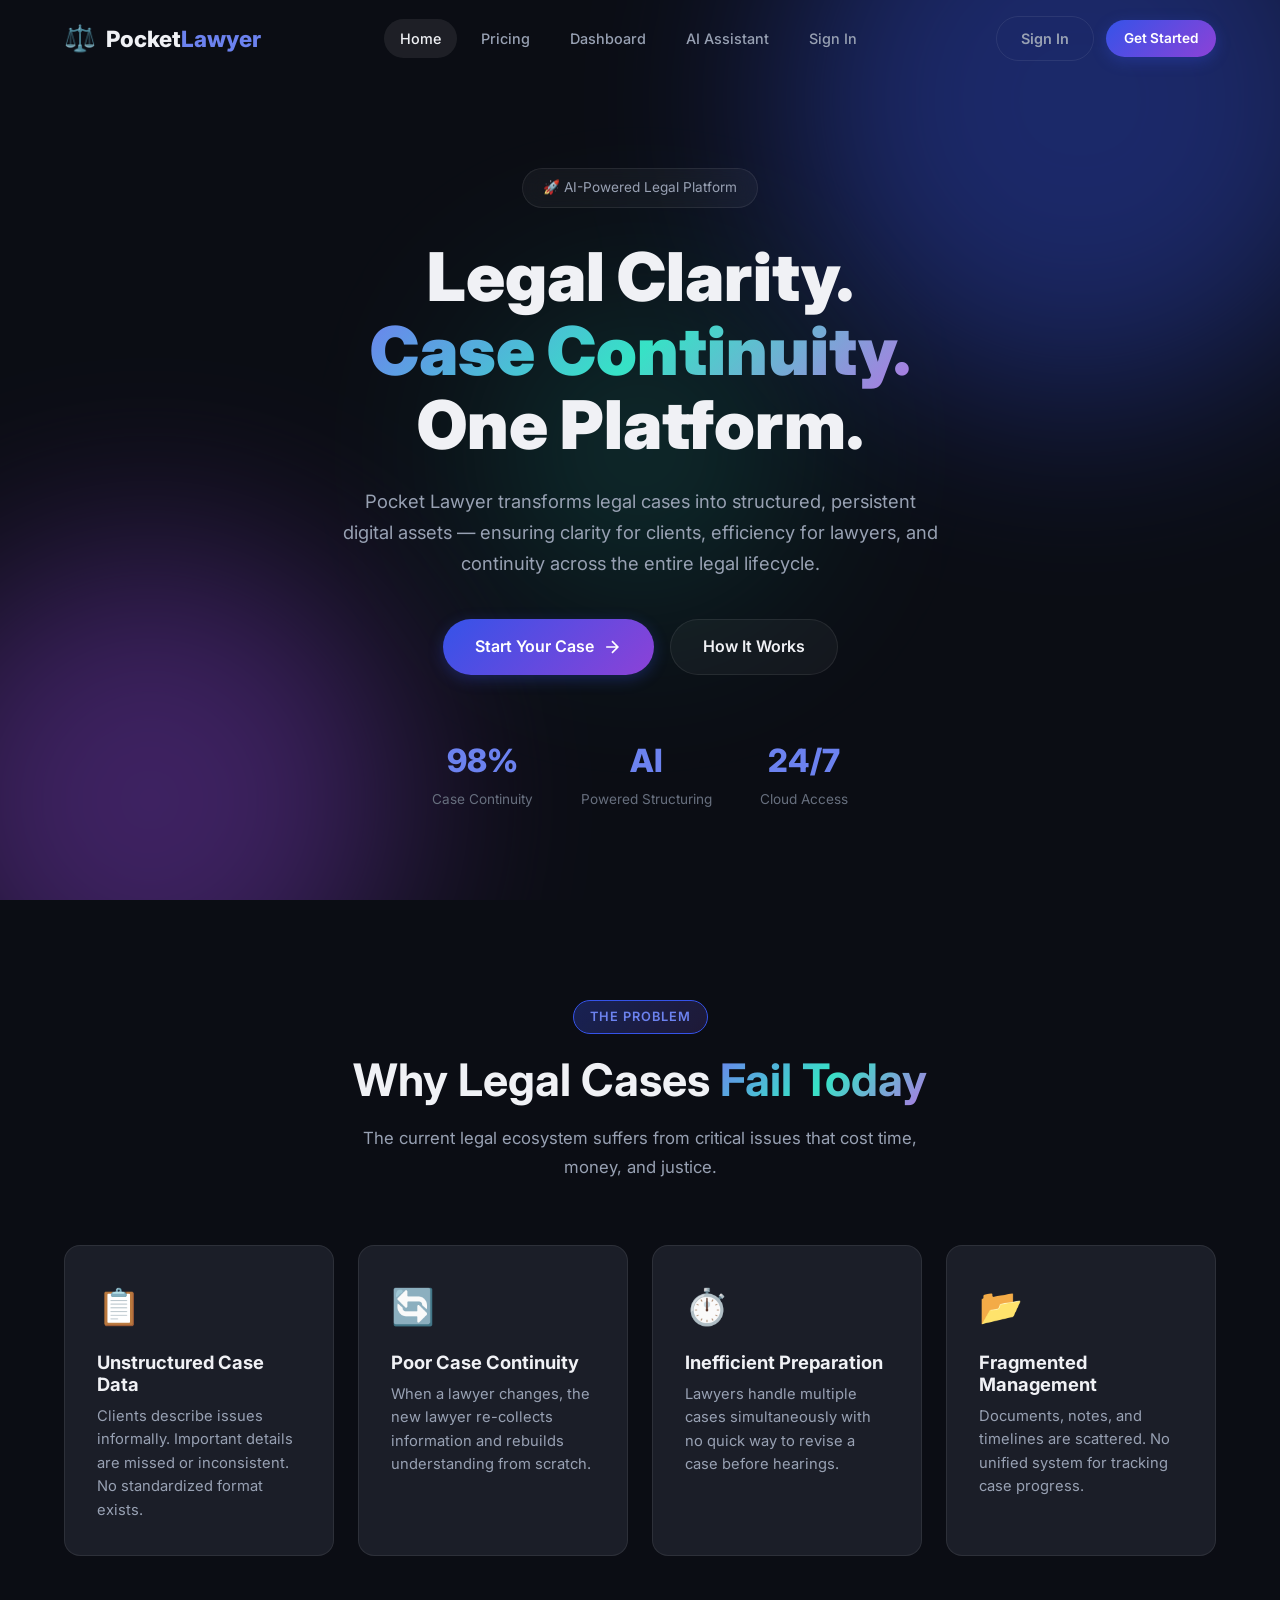
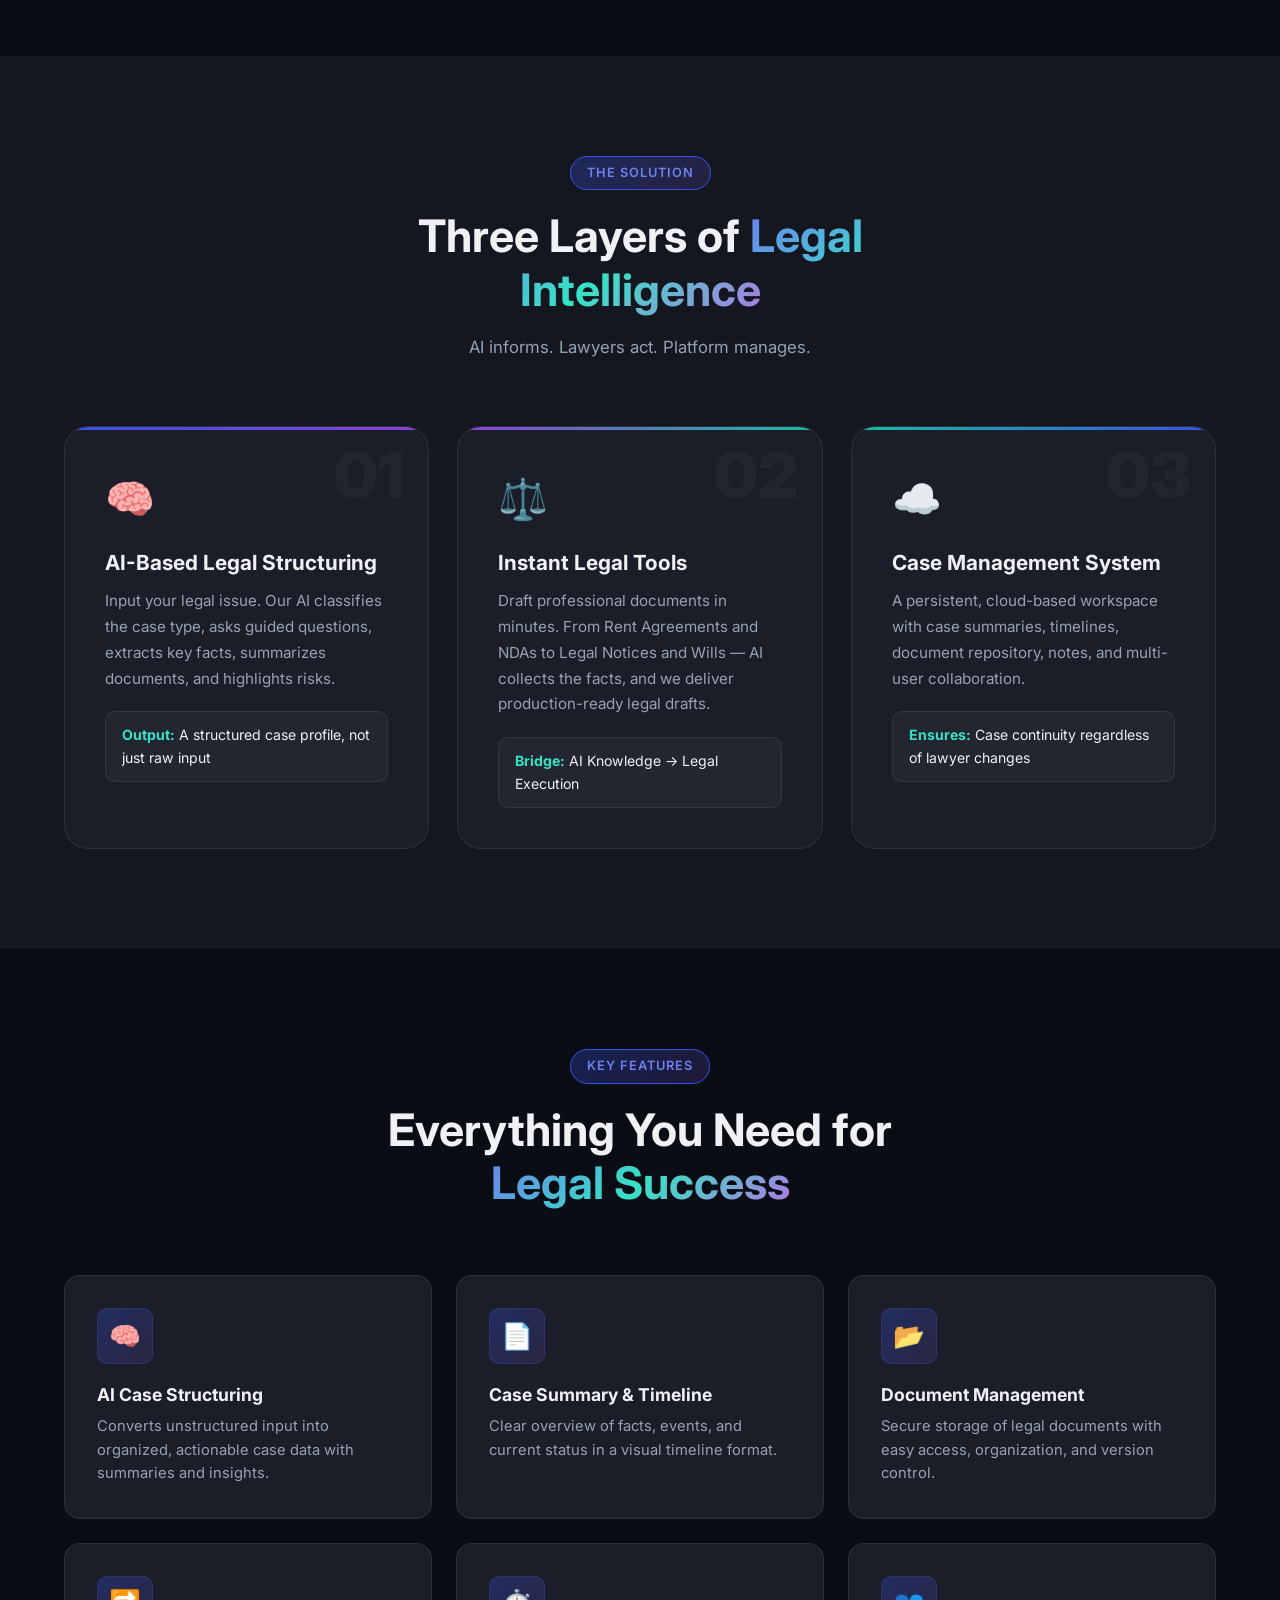
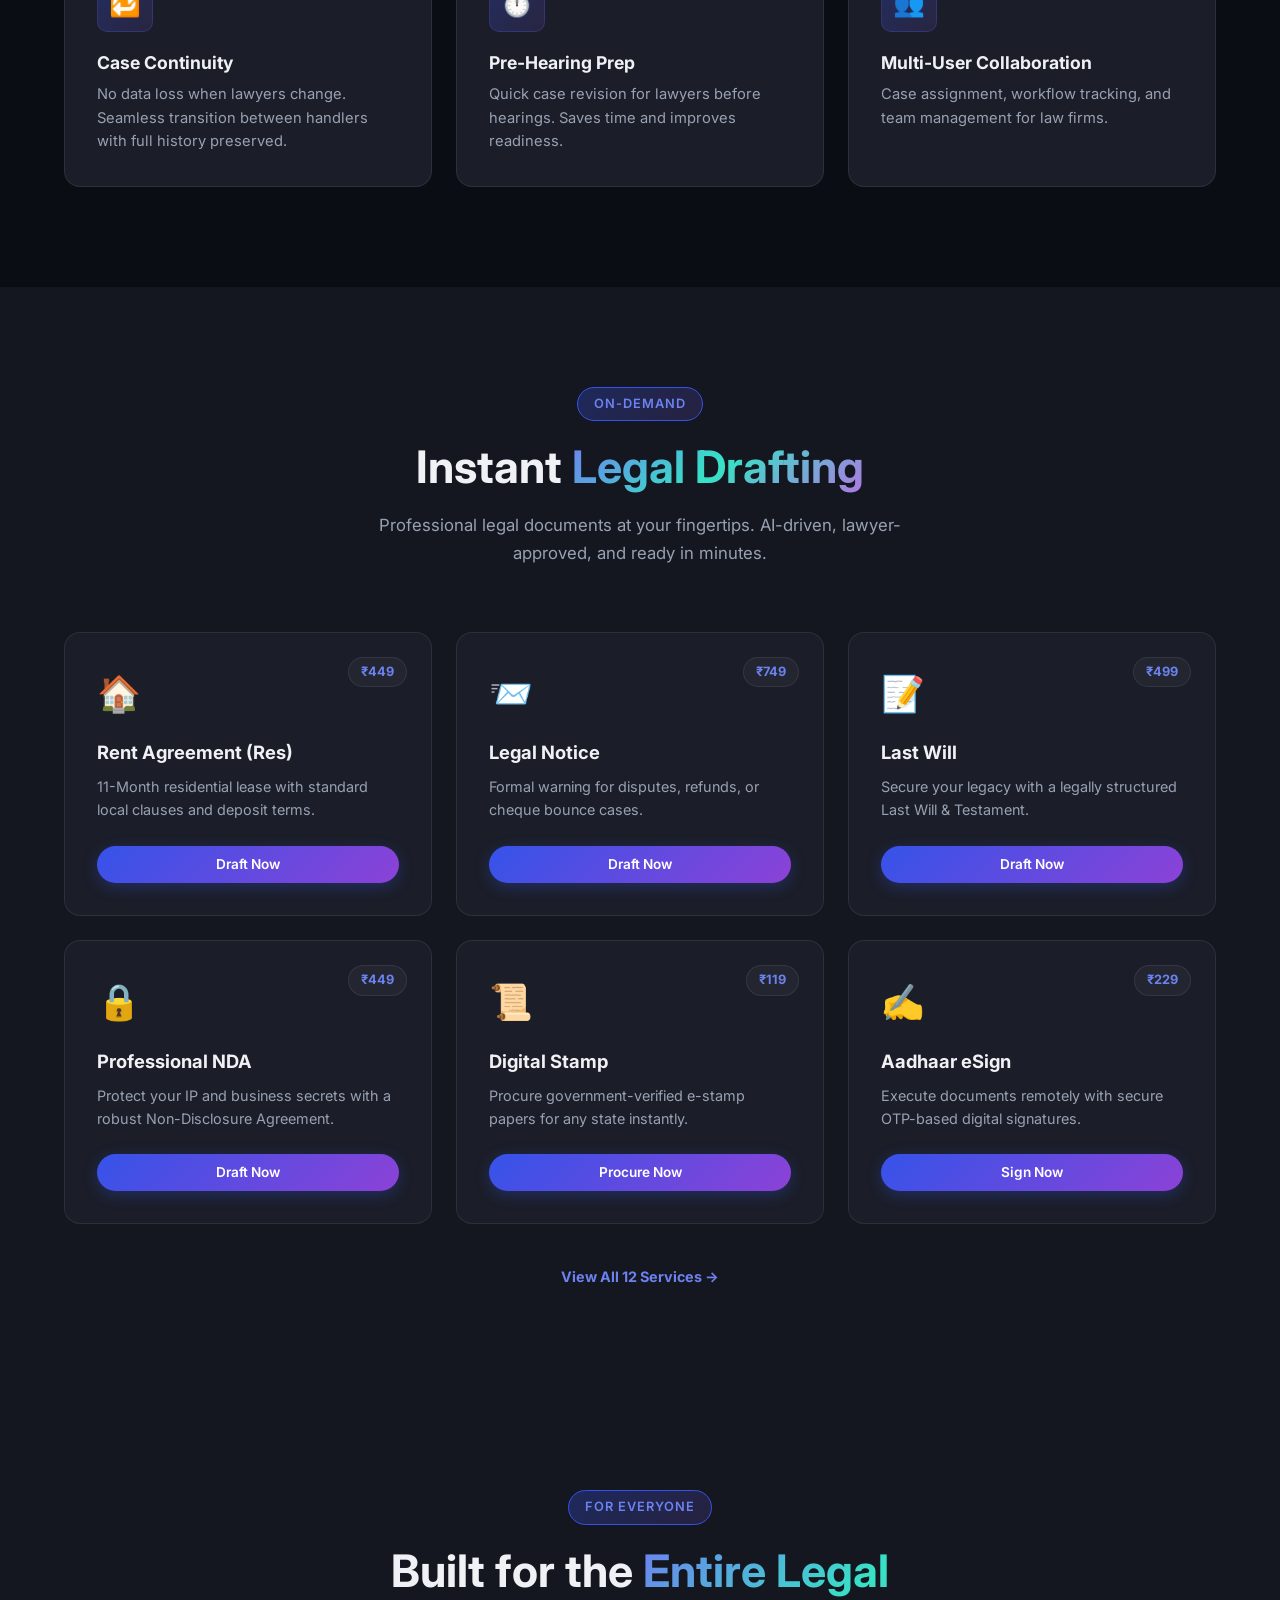
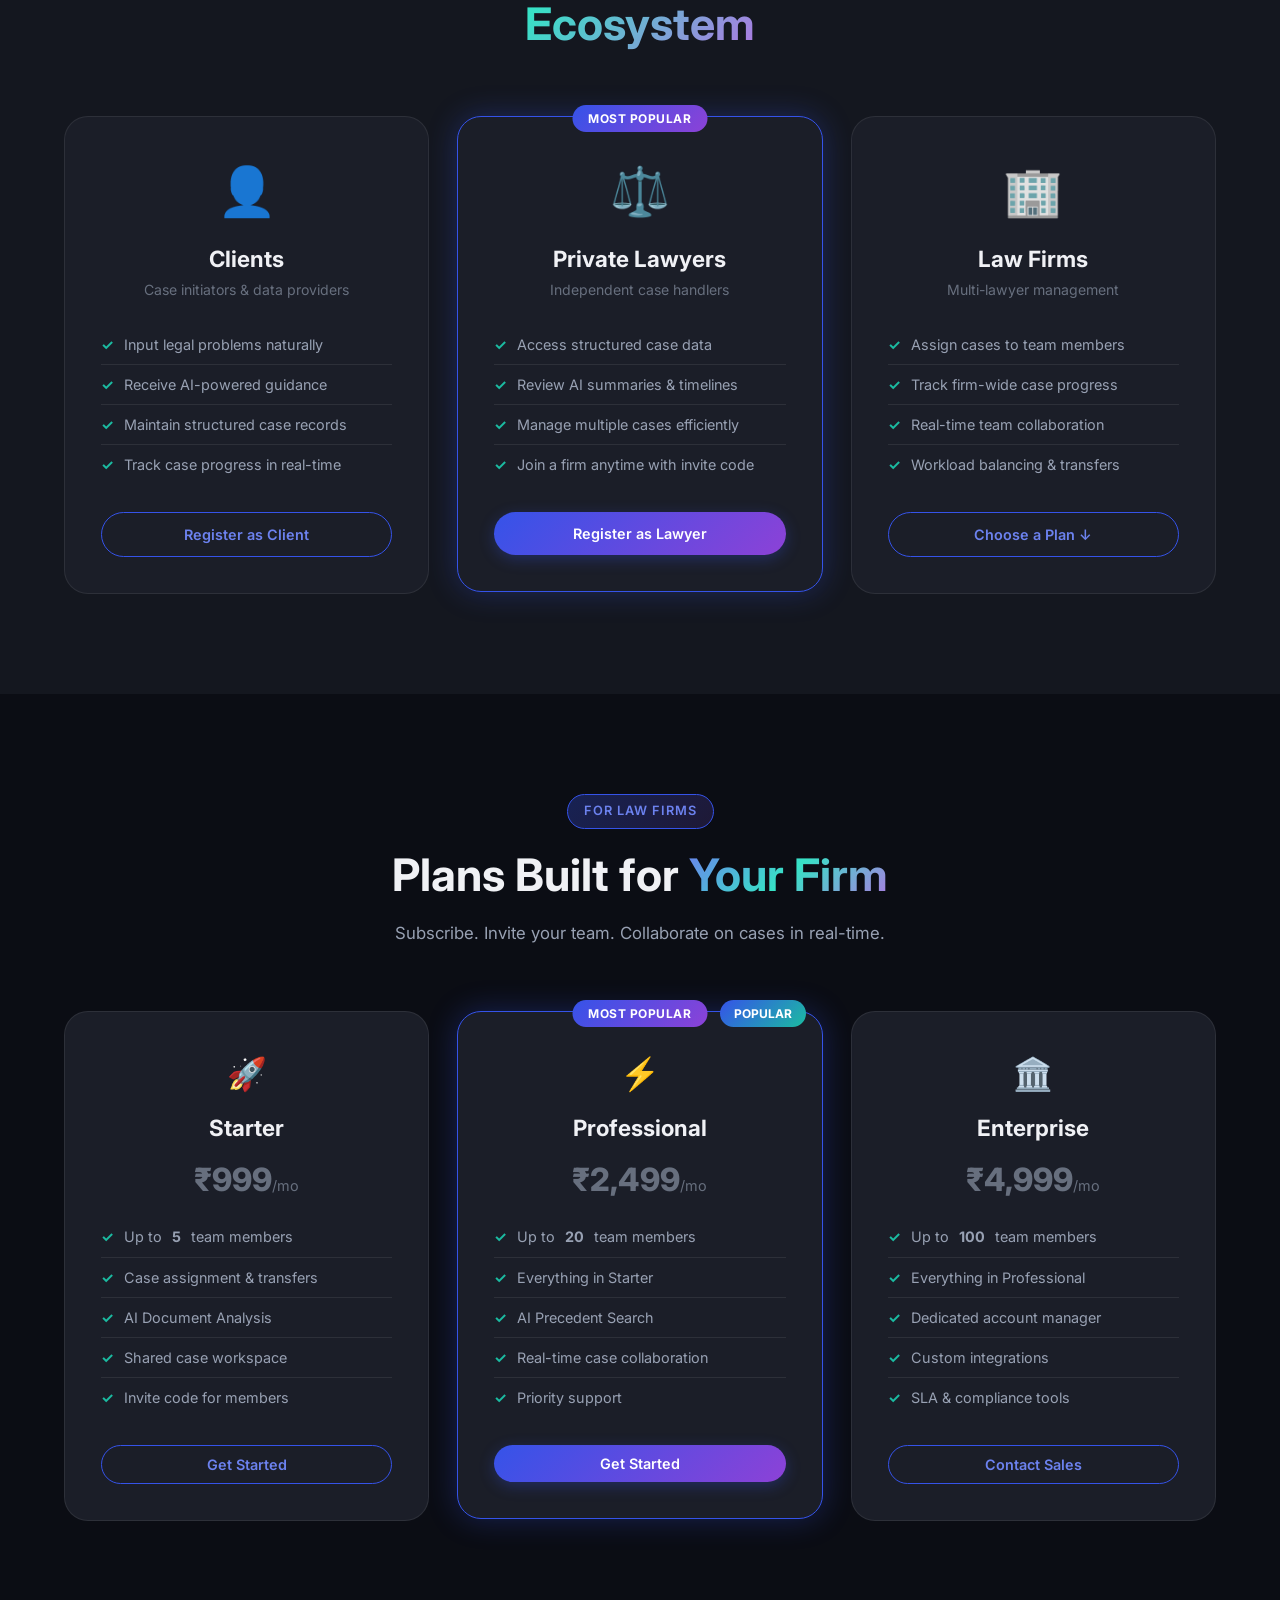
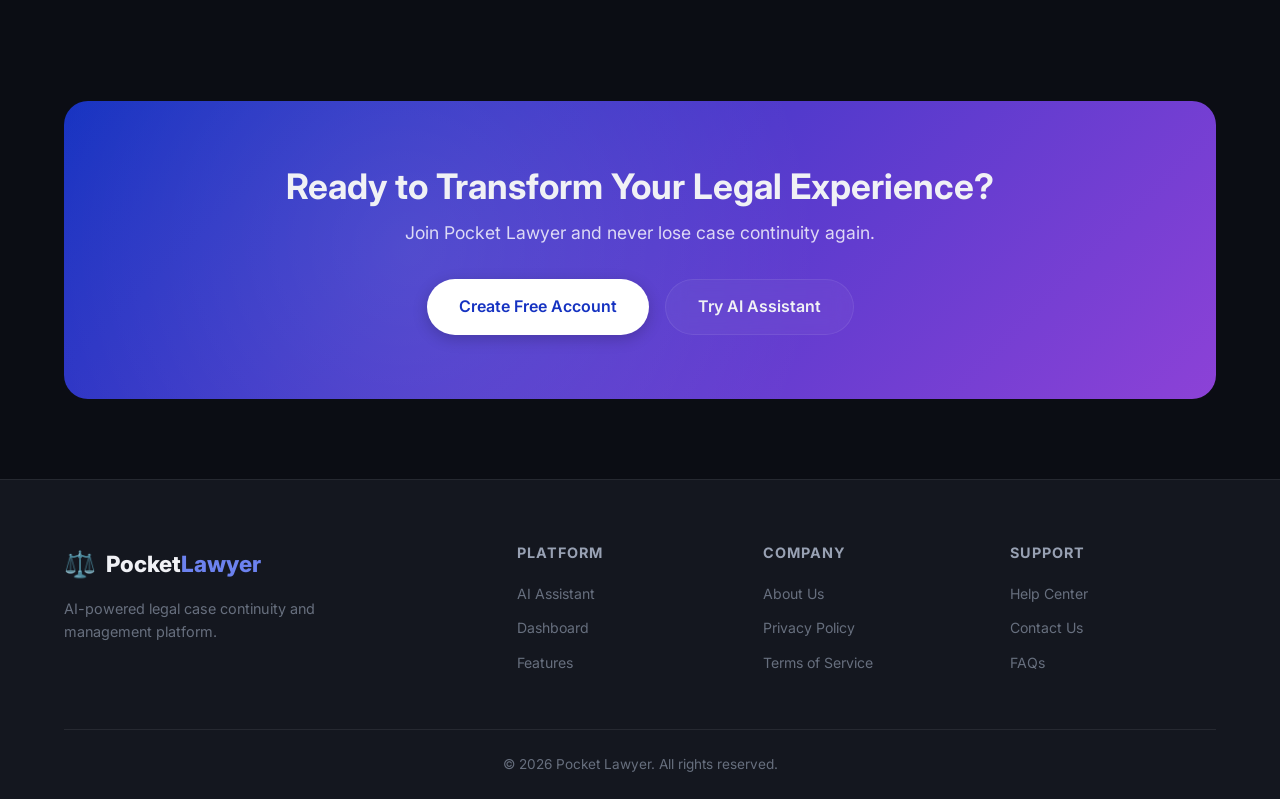
<file: frontend/index.html>
<!DOCTYPE html>
<html lang="en">

<head>
  <meta charset="UTF-8">
  <meta name="viewport" content="width=device-width, initial-scale=1.0">
  <title>Pocket Lawyer – AI-Powered Legal Case Management</title>
  <meta name="description"
    content="AI-powered legal case continuity and management platform. Structure, manage, and preserve legal cases across their entire lifecycle.">
  <link rel="preconnect" href="https://fonts.googleapis.com">
  <link rel="preconnect" href="https://fonts.gstatic.com" crossorigin>
  <link href="https://fonts.googleapis.com/css2?family=Inter:wght@300;400;500;600;700;800;900&display=swap"
    rel="stylesheet">
  <link rel="stylesheet" href="css/style.css">
  <link rel="stylesheet" href="css/responsive.css">
  <link rel="icon"
    href="data:image/svg+xml,<svg xmlns='http://www.w3.org/2000/svg' viewBox='0 0 100 100'><text y='.9em' font-size='90'>⚖️</text></svg>">
</head>

<body>
  <!-- Navigation -->
  <nav class="navbar" id="main-nav">
    <div class="nav-container">
      <a href="index.html" class="nav-logo">
        <span class="logo-icon">⚖️</span>
        <span class="logo-text">Pocket<span class="logo-accent">Lawyer</span></span>
      </a>
      <div class="nav-links" id="nav-links">
        <a href="index.html" class="nav-link active">Home</a>
        <a href="#pricing" class="nav-link">Pricing</a>
        <a href="dashboard.html" class="nav-link">Dashboard</a>
        <a href="case.html" class="nav-link">AI Assistant</a>
        <a href="login.html" class="nav-link">Sign In</a>
      </div>
      <div class="nav-actions">
        <a href="login.html" class="btn btn-ghost" id="nav-login-btn">Sign In</a>
        <a href="login.html#register" class="btn btn-primary btn-sm" id="nav-cta-btn">Get Started</a>
      </div>
      <button class="nav-toggle" id="nav-toggle" aria-label="Toggle menu">
        <span></span><span></span><span></span>
      </button>
    </div>
  </nav>

  <!-- Hero Section -->
  <section class="hero" id="hero">
    <div class="hero-bg">
      <div class="hero-orb hero-orb-1"></div>
      <div class="hero-orb hero-orb-2"></div>
      <div class="hero-orb hero-orb-3"></div>
    </div>
    <div class="container hero-content">
      <div class="hero-badge">🚀 AI-Powered Legal Platform</div>
      <h1 class="hero-title">
        Legal Clarity.<br>
        <span class="gradient-text">Case Continuity.</span><br>
        One Platform.
      </h1>
      <p class="hero-subtitle">
        Pocket Lawyer transforms legal cases into structured, persistent digital assets —
        ensuring clarity for clients, efficiency for lawyers, and continuity across the entire legal lifecycle.
      </p>
      <div class="hero-cta">
        <a href="login.html#register" class="btn btn-primary btn-lg">
          <span>Start Your Case</span>
          <svg width="20" height="20" viewBox="0 0 24 24" fill="none" stroke="currentColor" stroke-width="2">
            <path d="M5 12h14M12 5l7 7-7 7" />
          </svg>
        </a>
        <a href="#how-it-works" class="btn btn-glass btn-lg">
          <span>How It Works</span>
        </a>
      </div>
      <div class="hero-stats">
        <div class="stat-item">
          <span class="stat-number" data-count="100">0%</span>
          <span class="stat-label">Case Continuity</span>
        </div>
        <div class="stat-item">
          <span class="stat-number">AI</span>
          <span class="stat-label">Powered Structuring</span>
        </div>
        <div class="stat-item">
          <span class="stat-number">24/7</span>
          <span class="stat-label">Cloud Access</span>
        </div>
      </div>
    </div>
  </section>

  <!-- Problem Section -->
  <section class="section" id="problem">
    <div class="container">
      <div class="section-header">
        <span class="section-badge">The Problem</span>
        <h2 class="section-title">Why Legal Cases <span class="gradient-text">Fail Today</span></h2>
        <p class="section-subtitle">The current legal ecosystem suffers from critical issues that cost time, money, and
          justice.</p>
      </div>
      <div class="problem-grid">
        <div class="problem-card" data-aos="fade-up">
          <div class="problem-icon">📋</div>
          <h3>Unstructured Case Data</h3>
          <p>Clients describe issues informally. Important details are missed or inconsistent. No standardized format
            exists.</p>
        </div>
        <div class="problem-card" data-aos="fade-up" data-delay="100">
          <div class="problem-icon">🔄</div>
          <h3>Poor Case Continuity</h3>
          <p>When a lawyer changes, the new lawyer re-collects information and rebuilds understanding from scratch.</p>
        </div>
        <div class="problem-card" data-aos="fade-up" data-delay="200">
          <div class="problem-icon">⏱️</div>
          <h3>Inefficient Preparation</h3>
          <p>Lawyers handle multiple cases simultaneously with no quick way to revise a case before hearings.</p>
        </div>
        <div class="problem-card" data-aos="fade-up" data-delay="300">
          <div class="problem-icon">📂</div>
          <h3>Fragmented Management</h3>
          <p>Documents, notes, and timelines are scattered. No unified system for tracking case progress.</p>
        </div>
      </div>
    </div>
  </section>

  <!-- Solution / How It Works -->
  <section class="section section-dark" id="how-it-works">
    <div class="container">
      <div class="section-header">
        <span class="section-badge">The Solution</span>
        <h2 class="section-title">Three Layers of <span class="gradient-text">Legal Intelligence</span></h2>
        <p class="section-subtitle">AI informs. Lawyers act. Platform manages.</p>
      </div>
      <div class="layers-grid">
        <div class="layer-card layer-1">
          <div class="layer-number">01</div>
          <div class="layer-icon">🧠</div>
          <h3>AI-Based Legal Structuring</h3>
          <p>Input your legal issue. Our AI classifies the case type, asks guided questions, extracts key facts,
            summarizes documents, and highlights risks.</p>
          <div class="layer-output">
            <span class="output-label">Output:</span> A structured case profile, not just raw input
          </div>
        </div>
        <div class="layer-card layer-2">
          <div class="layer-number">02</div>
          <div class="layer-icon">⚖️</div>
          <h3>Instant Legal Tools</h3>
          <p>Draft professional documents in minutes. From Rent Agreements and NDAs to Legal Notices and Wills — AI collects the facts, and we deliver production-ready legal drafts.</p>
          <div class="layer-output">
            <span class="output-label">Bridge:</span> AI Knowledge → Legal Execution
          </div>
        </div>
        <div class="layer-card layer-3">
          <div class="layer-number">03</div>
          <div class="layer-icon">☁️</div>
          <h3>Case Management System</h3>
          <p>A persistent, cloud-based workspace with case summaries, timelines, document repository, notes, and
            multi-user collaboration.</p>
          <div class="layer-output">
            <span class="output-label">Ensures:</span> Case continuity regardless of lawyer changes
          </div>
        </div>
      </div>
    </div>
  </section>

  <!-- Features Section -->
  <section class="section" id="features">
    <div class="container">
      <div class="section-header">
        <span class="section-badge">Key Features</span>
        <h2 class="section-title">Everything You Need for <span class="gradient-text">Legal Success</span></h2>
      </div>
      <div class="features-grid">
        <div class="feature-card">
          <div class="feature-icon-wrap"><span>🧠</span></div>
          <h3>AI Case Structuring</h3>
          <p>Converts unstructured input into organized, actionable case data with summaries and insights.</p>
        </div>
        <div class="feature-card">
          <div class="feature-icon-wrap"><span>📄</span></div>
          <h3>Case Summary & Timeline</h3>
          <p>Clear overview of facts, events, and current status in a visual timeline format.</p>
        </div>
        <div class="feature-card">
          <div class="feature-icon-wrap"><span>📂</span></div>
          <h3>Document Management</h3>
          <p>Secure storage of legal documents with easy access, organization, and version control.</p>
        </div>
        <div class="feature-card">
          <div class="feature-icon-wrap"><span>🔁</span></div>
          <h3>Case Continuity</h3>
          <p>No data loss when lawyers change. Seamless transition between handlers with full history preserved.</p>
        </div>
        <div class="feature-card">
          <div class="feature-icon-wrap"><span>⏱️</span></div>
          <h3>Pre-Hearing Prep</h3>
          <p>Quick case revision for lawyers before hearings. Saves time and improves readiness.</p>
        </div>
        <div class="feature-card">
          <div class="feature-icon-wrap"><span>👥</span></div>
          <h3>Multi-User Collaboration</h3>
          <p>Case assignment, workflow tracking, and team management for law firms.</p>
        </div>
      </div>
    </div>
  </section>

  <!-- Instant Services Section -->
  <section class="section section-dark" id="services">
    <div class="container">
      <div class="section-header">
        <span class="section-badge">On-Demand</span>
        <h2 class="section-title">Instant <span class="gradient-text">Legal Drafting</span></h2>
        <p class="section-subtitle">Professional legal documents at your fingertips. AI-driven, lawyer-approved, and ready in minutes.</p>
      </div>
      <div class="service-catalog-grid">
        <div class="svc-card">
          <div class="svc-price-badge">₹449</div>
          <div class="svc-icon">🏠</div>
          <h3>Rent Agreement (Res)</h3>
          <p>11-Month residential lease with standard local clauses and deposit terms.</p>
          <a href="login.html#register" class="btn btn-primary btn-sm">Draft Now</a>
        </div>
        <div class="svc-card">
          <div class="svc-price-badge">₹749</div>
          <div class="svc-icon">📨</div>
          <h3>Legal Notice</h3>
          <p>Formal warning for disputes, refunds, or cheque bounce cases.</p>
          <a href="login.html#register" class="btn btn-primary btn-sm">Draft Now</a>
        </div>
        <div class="svc-card">
          <div class="svc-price-badge">₹499</div>
          <div class="svc-icon">📝</div>
          <h3>Last Will</h3>
          <p>Secure your legacy with a legally structured Last Will & Testament.</p>
          <a href="login.html#register" class="btn btn-primary btn-sm">Draft Now</a>
        </div>
        <div class="svc-card">
          <div class="svc-price-badge">₹449</div>
          <div class="svc-icon">🔒</div>
          <h3>Professional NDA</h3>
          <p>Protect your IP and business secrets with a robust Non-Disclosure Agreement.</p>
          <a href="login.html#register" class="btn btn-primary btn-sm">Draft Now</a>
        </div>
        <div class="svc-card">
          <div class="svc-price-badge">₹119</div>
          <div class="svc-icon">📜</div>
          <h3>Digital Stamp</h3>
          <p>Procure government-verified e-stamp papers for any state instantly.</p>
          <a href="login.html#register" class="btn btn-primary btn-sm">Procure Now</a>
        </div>
        <div class="svc-card">
          <div class="svc-price-badge">₹229</div>
          <div class="svc-icon">✍️</div>
          <h3>Aadhaar eSign</h3>
          <p>Execute documents remotely with secure OTP-based digital signatures.</p>
          <a href="login.html#register" class="btn btn-primary btn-sm">Sign Now</a>
        </div>
      </div>
      <div style="text-align:center; margin-top:40px;">
        <a href="login.html" class="nav-link" style="color:var(--primary-light); font-weight:700;">View All 12 Services →</a>
      </div>
    </div>
  </section>

  <!-- User Types Section -->
  <section class="section section-dark" id="users">
    <div class="container">
      <div class="section-header">
        <span class="section-badge">For Everyone</span>
        <h2 class="section-title">Built for the <span class="gradient-text">Entire Legal Ecosystem</span></h2>
      </div>
      <div class="users-grid">
        <div class="user-card">
          <div class="user-icon">👤</div>
          <h3>Clients</h3>
          <p class="user-role">Case initiators & data providers</p>
          <ul class="user-capabilities">
            <li>Input legal problems naturally</li>
            <li>Receive AI-powered guidance</li>
            <li>Maintain structured case records</li>
            <li>Track case progress in real-time</li>
          </ul>
          <a href="login.html#register" class="btn btn-outline btn-block">Register as Client</a>
        </div>
        <div class="user-card user-card-featured">
          <div class="user-icon">⚖️</div>
          <h3>Private Lawyers</h3>
          <p class="user-role">Independent case handlers</p>
          <ul class="user-capabilities">
            <li>Access structured case data</li>
            <li>Review AI summaries & timelines</li>
            <li>Manage multiple cases efficiently</li>
            <li>Join a firm anytime with invite code</li>
          </ul>
          <a href="login.html#register" class="btn btn-primary btn-block">Register as Lawyer</a>
        </div>
        <div class="user-card">
          <div class="user-icon">🏢</div>
          <h3>Law Firms</h3>
          <p class="user-role">Multi-lawyer management</p>
          <ul class="user-capabilities">
            <li>Assign cases to team members</li>
            <li>Track firm-wide case progress</li>
            <li>Real-time team collaboration</li>
            <li>Workload balancing & transfers</li>
          </ul>
          <a href="#pricing" class="btn btn-outline btn-block">Choose a Plan ↓</a>
        </div>
      </div>
    </div>
  </section>

  <!-- Firm Pricing Section -->
  <section class="section" id="pricing">
    <div class="container">
      <div class="section-header">
        <span class="section-badge">For Law Firms</span>
        <h2 class="section-title">Plans Built for <span class="gradient-text">Your Firm</span></h2>
        <p class="section-subtitle">Subscribe. Invite your team. Collaborate on cases in real-time.</p>
      </div>
      <div class="users-grid">
        <div class="user-card">
          <div class="user-icon" style="font-size:2rem;">🚀</div>
          <h3>Starter</h3>
          <p class="user-role" style="font-size:2rem;font-weight:800;margin:12px 0;">₹999<span
              style="font-size:0.9rem;font-weight:400;">/mo</span></p>
          <ul class="user-capabilities">
            <li>Up to <strong>5</strong> team members</li>
            <li>Case assignment & transfers</li>
            <li>AI Document Analysis</li>
            <li>Shared case workspace</li>
            <li>Invite code for members</li>
          </ul>
          <button class="btn btn-outline btn-block" onclick="openFirmModal('starter')">Get Started</button>
        </div>
        <div class="user-card user-card-featured">
          <div
            style="position:absolute;top:-12px;right:16px;background:linear-gradient(135deg,var(--primary),var(--accent));color:white;padding:4px 14px;border-radius:20px;font-size:0.75rem;font-weight:700;">
            POPULAR</div>
          <div class="user-icon" style="font-size:2rem;">⚡</div>
          <h3>Professional</h3>
          <p class="user-role" style="font-size:2rem;font-weight:800;margin:12px 0;">₹2,499<span
              style="font-size:0.9rem;font-weight:400;">/mo</span></p>
          <ul class="user-capabilities">
            <li>Up to <strong>20</strong> team members</li>
            <li>Everything in Starter</li>
            <li>AI Precedent Search</li>
            <li>Real-time case collaboration</li>
            <li>Priority support</li>
          </ul>
          <button class="btn btn-primary btn-block" onclick="openFirmModal('professional')">Get Started</button>
        </div>
        <div class="user-card">
          <div class="user-icon" style="font-size:2rem;">🏛️</div>
          <h3>Enterprise</h3>
          <p class="user-role" style="font-size:2rem;font-weight:800;margin:12px 0;">₹4,999<span
              style="font-size:0.9rem;font-weight:400;">/mo</span></p>
          <ul class="user-capabilities">
            <li>Up to <strong>100</strong> team members</li>
            <li>Everything in Professional</li>
            <li>Dedicated account manager</li>
            <li>Custom integrations</li>
            <li>SLA & compliance tools</li>
          </ul>
          <button class="btn btn-outline btn-block" onclick="openFirmModal('enterprise')">Contact Sales</button>
        </div>
      </div>
    </div>
  </section>

  <!-- Firm Creation Modal -->
  <div id="firm-modal"
    style="display:none;position:fixed;top:0;left:0;width:100%;height:100%;background:rgba(0,0,0,0.7);z-index:9999;align-items:center;justify-content:center;backdrop-filter:blur(4px);">
    <div
      style="background:var(--card-bg);width:90%;max-width:480px;border-radius:16px;padding:40px;box-shadow:0 25px 50px -12px rgba(0,0,0,0.5);border:1px solid var(--border);">
      <h2 style="margin-bottom:8px;">🏢 Create Your Firm</h2>
      <p style="color:var(--text-muted);margin-bottom:24px;">Set up your firm and invite your team.</p>
      <form onsubmit="handleCreateFirm(event)">
        <input type="hidden" id="firm-plan" value="starter">
        <div class="form-group">
          <label class="form-label" for="firm-name">Firm Name</label>
          <input type="text" id="firm-name" class="form-input" placeholder="e.g., Sharma & Associates" required>
        </div>
        <div class="form-group">
          <label class="form-label" for="firm-admin-name">Your Full Name (Admin)</label>
          <input type="text" id="firm-admin-name" class="form-input" placeholder="Enter your full name" required>
        </div>
        <div class="form-group">
          <label class="form-label" for="firm-email">Email Address</label>
          <input type="email" id="firm-email" class="form-input" placeholder="admin@firm.com" required>
        </div>
        <div class="form-group">
          <label class="form-label" for="firm-password">Password</label>
          <input type="password" id="firm-password" class="form-input" placeholder="Create a strong password" required
            minlength="6">
        </div>
        <button type="submit" class="btn btn-primary btn-block btn-lg" id="firm-submit-btn">Create Firm & Get Invite
          Code</button>
        <button type="button" class="btn btn-ghost btn-block" onclick="closeFirmModal()"
          style="margin-top:8px;">Cancel</button>
      </form>
    </div>
  </div>

  <!-- CTA Section -->
  <section class="section cta-section" id="cta">
    <div class="container">
      <div class="cta-card">
        <h2>Ready to Transform Your Legal Experience?</h2>
        <p>Join Pocket Lawyer and never lose case continuity again.</p>
        <div class="cta-buttons">
          <a href="login.html#register" class="btn btn-primary btn-lg">Create Free Account</a>
          <a href="case.html" class="btn btn-glass btn-lg">Try AI Assistant</a>
        </div>
      </div>
    </div>
  </section>

  <!-- Footer -->
  <footer class="footer">
    <div class="container">
      <div class="footer-grid">
        <div class="footer-brand">
          <div class="nav-logo">
            <span class="logo-icon">⚖️</span>
            <span class="logo-text">Pocket<span class="logo-accent">Lawyer</span></span>
          </div>
          <p>AI-powered legal case continuity and management platform.</p>
        </div>
        <div class="footer-links">
          <h4>Platform</h4>
          <a href="case.html">AI Assistant</a>
          <a href="dashboard.html">Dashboard</a>
          <a href="#features">Features</a>
        </div>
        <div class="footer-links">
          <h4>Company</h4>
          <a href="#">About Us</a>
          <a href="#">Privacy Policy</a>
          <a href="#">Terms of Service</a>
        </div>
        <div class="footer-links">
          <h4>Support</h4>
          <a href="#">Help Center</a>
          <a href="#">Contact Us</a>
          <a href="#">FAQs</a>
        </div>
      </div>
      <div class="footer-bottom">
        <p>&copy; 2026 Pocket Lawyer. All rights reserved.</p>
      </div>
    </div>
  </footer>

  <script src="js/app.js"></script>
  <script src="js/api.js"></script>
  <script>
    function openFirmModal(plan) {
      document.getElementById('firm-plan').value = plan;
      document.getElementById('firm-modal').style.display = 'flex';
    }
    function closeFirmModal() {
      document.getElementById('firm-modal').style.display = 'none';
    }

    async function handleCreateFirm(e) {
      e.preventDefault();
      const btn = document.getElementById('firm-submit-btn');
      btn.disabled = true;
      btn.textContent = 'Creating...';

      const apiBase = (window.location.origin.startsWith('file') || window.location.hostname === 'localhost')
        ? 'http://127.0.0.1:5000'
        : window.location.origin;

      try {
        const resp = await fetch(apiBase + '/api/firm/create', {
          method: 'POST',
          headers: { 'Content-Type': 'application/json' },
          body: JSON.stringify({
            firmName: document.getElementById('firm-name').value,
            name: document.getElementById('firm-admin-name').value,
            email: document.getElementById('firm-email').value,
            password: document.getElementById('firm-password').value,
            plan: document.getElementById('firm-plan').value
          })
        });

        const res = await resp.json();
        if (!resp.ok) throw new Error(res.error || 'Failed to create firm');

        // Save login state
        localStorage.setItem('pl_token', res.token);
        localStorage.setItem('pl_user', JSON.stringify(res.user));

        // Show success with invite code
        const modalContent = document.querySelector('#firm-modal > div');
        modalContent.innerHTML = `
          <div style="text-align:center;">
            <div style="font-size:3rem;margin-bottom:16px;">✅</div>
            <h2 style="margin-bottom:8px;">Firm Created!</h2>
            <p style="color:var(--text-muted);margin-bottom:24px;">Share this invite code with your team members:</p>
            <div style="background:var(--bg);padding:20px;border-radius:12px;border:2px dashed var(--primary);margin-bottom:24px;">
              <p style="font-size:2rem;font-weight:800;letter-spacing:4px;color:var(--primary);">${res.user.inviteCode}</p>
            </div>
            <p style="font-size:0.85rem;color:var(--text-muted);margin-bottom:24px;">Your team members enter this code when registering as a Lawyer to automatically join <strong>${res.user.firmName}</strong>.</p>
            <button class="btn btn-primary btn-block btn-lg" onclick="window.location.href='firm_dashboard.html'">Go to Firm Dashboard →</button>
          </div>
        `;
      } catch (err) {
        alert(err.message || 'Failed to create firm');
        btn.disabled = false;
        btn.textContent = 'Create Firm & Get Invite Code';
      }
    }
  </script>
</body>

</html>
</file>
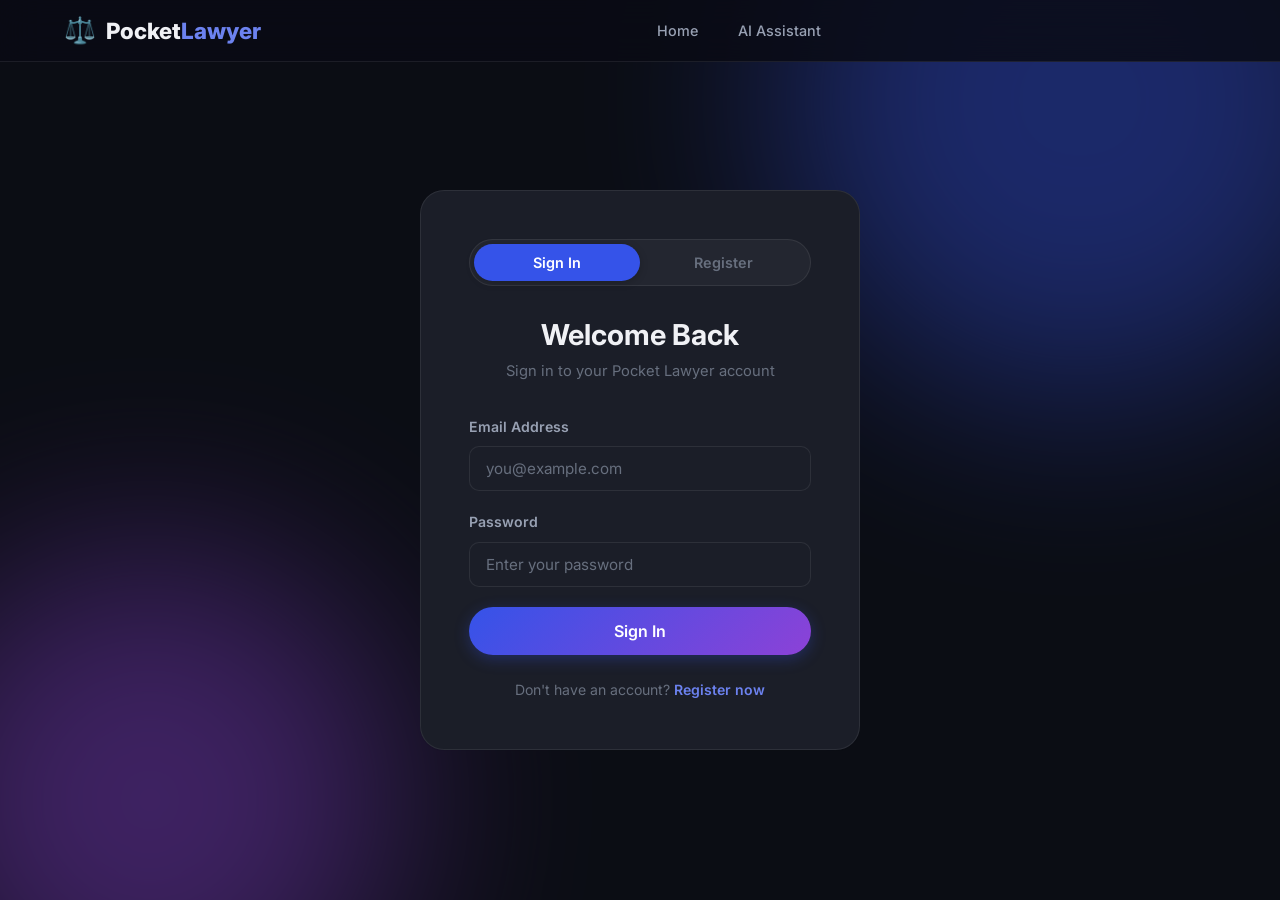
<file: frontend/case.html>
<!DOCTYPE html>
<html lang="en">
<head>
  <meta charset="UTF-8">
  <meta name="viewport" content="width=device-width, initial-scale=1.0">
  <title>AI Legal Assistant – Pocket Lawyer</title>
  <link rel="preconnect" href="https://fonts.googleapis.com">
  <link rel="preconnect" href="https://fonts.gstatic.com" crossorigin>
  <link href="https://fonts.googleapis.com/css2?family=Inter:wght@300;400;500;600;700;800;900&display=swap" rel="stylesheet">
  <link rel="stylesheet" href="css/style.css">
  <link rel="stylesheet" href="css/dashboard.css">
  <link rel="stylesheet" href="css/responsive.css">
  <style>
    /* 🛒 Smart Cart Styles */
    .smart-cart-panel { padding: 20px; border-top: 1px solid var(--border-color); background: rgba(var(--primary-rgb), 0.02); }
    .smart-cart-header { display: flex; justify-content: space-between; align-items: center; margin-bottom: 12px; }
    .suggestion-card { background: var(--bg-card); border: 1px solid var(--border-color); border-radius: var(--radius-md); padding: 12px; margin-bottom: 10px; transition: 0.2s; cursor: pointer; }
    .suggestion-card:hover { border-color: var(--primary-color); transform: scale(1.02); }
    .suggestion-card h5 { margin: 0 0 4px 0; font-size: 0.85rem; }
    .suggestion-card p { margin: 0; font-size: 0.75rem; color: var(--text-muted); }
    
    /* ⚖️ Status Toggle */
    .case-status-bar { border-bottom: 1px solid var(--border-color); padding: 10px 20px; display: flex; align-items: center; justify-content: space-between; background: var(--bg-card); }
    .status-pill { padding: 4px 12px; border-radius: var(--radius-full); font-size: 0.75rem; font-weight: 700; display: flex; align-items: center; gap: 6px; }
    .status-prep { background: rgba(var(--primary-rgb), 0.1); color: var(--primary-color); }
    .status-court { background: #fee2e2; color: #ef4444; border: 1px solid #f87171; }
    
    .hidden { display: none !important; }
    .step-form { display: none; }
    .step-form.active { display: block; }
    .file-upload-zone { border: 2px dashed var(--border-color); padding: 20px; text-align: center; border-radius: var(--radius-md); cursor: pointer; }
  </style>
</head>
<body>
  <nav class="navbar scrolled">
    <div class="nav-container">
      <a href="index.html" class="nav-logo">
        <span class="logo-icon">⚖️</span>
        <span class="logo-text">Pocket<span class="logo-accent">Lawyer</span></span>
      </a>
      <div class="nav-actions">
        <span class="btn btn-ghost" id="user-greeting"></span>
        <a href="#" class="btn btn-ghost btn-sm" onclick="API.logout()">Logout</a>
      </div>
    </div>
  </nav>

  <div class="dashboard-layout">
    <aside class="dashboard-sidebar">
      <div class="sidebar-section">
        <div class="sidebar-label">Main</div>
        <a href="dashboard.html" class="sidebar-link"><span class="link-icon">📊</span> Overview</a>
        <a href="case.html" class="sidebar-link active"><span class="link-icon">🧠</span> AI Copilot</a>
        <a href="legal_services.html" class="sidebar-link"><span class="link-icon">🛡️</span> Legal Services</a>
      </div>
      
      <!-- Persistent Smart Cart for the current case -->
      <div class="sidebar-section">
        <div class="sidebar-label">🛒 Smart Cart</div>
        <div id="smart-cart-list" style="padding: 0 16px;">
          <p style="font-size:0.75rem; color:var(--text-muted); padding:10px;">Chat with AI to see suggestions here...</p>
        </div>
      </div>

      <div class="sidebar-section">
        <div class="sidebar-label">My Records</div>
        <a href="vault.html" class="sidebar-link"><span class="link-icon">📂</span> Digital Vault</a>
        <a href="discovery.html" class="sidebar-link"><span class="link-icon">🔍</span> Find a Lawyer</a>
      </div>
    </aside>

    <main class="dashboard-main" style="padding:0; height:calc(100vh - 70px); overflow:hidden;">
      <!-- Case Meta Info & Status -->
      <div class="case-status-bar" id="case-status-bar" style="display:none;">
        <div style="display:flex; align-items:center; gap:16px;">
          <h4 id="case-title-display" style="margin:0;">Loading Case...</h4>
          <div id="status-pill-container"></div>
        </div>
        <button class="btn btn-ghost btn-sm" onclick="toggleCaseStatus()" id="status-toggle-btn">Switch to Official Mode</button>
      </div>

      <div class="chat-layout" style="height: calc(100% - 50px);">
        <aside class="chat-sidebar" id="chat-sidebar">
          <button class="btn btn-primary btn-block" onclick="newConversation()">➕ New Chat</button>
          <div class="conv-list" id="conv-list"></div>
        </aside>

        <div class="chat-main">
          <div class="chat-header">
            <div>
              <h3 style="font-size:1.1rem;">🧠 AI Legal Assistant</h3>
              <p style="font-size:0.8rem;color:var(--text-muted);">Persistence & Context-Aware Assistant</p>
            </div>
            <button class="btn btn-ghost btn-sm" onclick="toggleChatSidebar()" id="sidebar-toggle-btn">📋 History</button>
          </div>

          <div class="chat-messages" id="chat-messages" style="flex:1; overflow-y:auto; padding:20px;">
            <div class="chat-message ai">
              <div class="chat-avatar">🧠</div>
              <div class="chat-bubble">
                <strong>Case Workspace Loaded.</strong><br><br>
                How can I assist you with this specific legal matter today?
              </div>
            </div>
          </div>

          <div class="chat-input-area">
            <input type="file" id="chat-file-input" style="display:none;" onchange="handleFileSelect(event)">
            <div class="chat-input-wrap">
              <button class="chat-attach-btn" onclick="document.getElementById('chat-file-input').click()">📎</button>
              <div class="chat-composer">
                <div id="chat-file-preview" class="chat-file-chip" style="display:none;">
                  <span id="selected-filename"></span>
                  <button class="chip-remove" onclick="clearFile()">✕</button>
                </div>
                <textarea class="chat-input" id="chat-input" placeholder="Ask AI anything about this case..." rows="1" onkeydown="handleChatKeydown(event)"></textarea>
              </div>
              <button class="chat-send-btn" onclick="sendMessage()">➤</button>
            </div>
          </div>
        </div>
      </div>
    </main>
  </div>

  <!-- 🏛️ SHARED LEGAL SERVICE MODAL -->
  <div id="service-modal" class="modal-overlay hidden">
    <div class="modal-content" style="max-width:550px;">
      <div class="modal-header">
        <h3 id="modal-title">Service Details</h3>
        <button class="modal-close" onclick="closeModals()">&times;</button>
      </div>
      <form id="service-context-form" onsubmit="handleSharedServiceSubmit(event)">
        <!-- Forms dynamically shown via services_shared.js -->
        <div id="step-esign" class="step-form">
          <div class="form-group"><label>Full Name</label><input type="text" name="signerName" class="form-input" placeholder="As per Aadhaar"></div>
          <div class="form-group"><label>Aadhaar (Last 4 Digits)</label><input type="text" name="aadhaarLast4" class="form-input" maxlength="4" placeholder="XXXX"></div>
        </div>
        <div id="step-estamp" class="step-form">
          <div style="display:grid; grid-template-columns:1fr 1fr; gap:12px;">
            <div class="form-group"><label>State</label><select name="state" class="form-input"><option value="Delhi">Delhi</option><option value="Maharashtra">Maharashtra</option><option value="Karnataka">Karnataka</option></select></div>
            <div class="form-group"><label>Stamp Value (₹)</label><input type="number" name="value" class="form-input" placeholder="100, 500, etc."></div>
          </div>
          <div class="form-group"><label>First Party Name</label><input type="text" name="firstParty" class="form-input"></div>
          <div class="form-group"><label>Second Party Name</label><input type="text" name="secondParty" class="form-input"></div>
        </div>
        <div id="step-rent_agreement_residential" class="step-form">
          <div style="display:grid; grid-template-columns:1fr 1fr; gap:12px;">
            <input type="text" name="landlord_name" class="form-input" placeholder="Landlord">
            <input type="text" name="tenant_name" class="form-input" placeholder="Tenant">
            <input type="number" name="rent_amount" class="form-input" placeholder="Monthly Rent (₹)">
            <input type="number" name="security_deposit" class="form-input" placeholder="Security Deposit (₹)">
            <input type="number" name="tenure_months" class="form-input" placeholder="Tenure (Months)">
            <input type="number" name="notice_period_days" class="form-input" placeholder="Notice Period (Days)">
            <input type="text" name="property_address" class="form-input" placeholder="Full Property Address" style="grid-column:span 2;">
          </div>
        </div>
        <div id="step-rent_agreement_commercial" class="step-form">
          <div style="display:grid; grid-template-columns:1fr 1fr; gap:12px;">
            <input type="text" name="landlord_name" class="form-input" placeholder="Lessor">
            <input type="text" name="tenant_name" class="form-input" placeholder="Lessee/Company">
            <input type="number" name="rent_amount" class="form-input" placeholder="Monthly Rent (₹)">
            <input type="number" name="security_deposit" class="form-input" placeholder="Security Deposit (₹)">
            <input type="number" name="tenure_months" class="form-input" placeholder="Tenure (Months)">
            <input type="number" name="escalation_rate" class="form-input" placeholder="Annual Escalation (%)">
            <input type="text" name="business_purpose" class="form-input" placeholder="Business Purpose (e.g. Retail)">
            <input type="text" name="property_address" class="form-input" placeholder="Commercial Address" style="grid-column:span 2;">
          </div>
        </div>
        <div id="step-affidavit" class="step-form">
          <div style="display:grid; grid-template-columns:2fr 1fr; gap:12px;">
            <div class="form-group"><label>Deponent Name</label><input type="text" name="name" class="form-input"></div>
            <div class="form-group"><label>Age</label><input type="number" name="age" class="form-input"></div>
          </div>
          <div class="form-group"><label>Father/Husband's Name</label><input type="text" name="father_husband_name" class="form-input"></div>
          <div class="form-group"><label>Affidavit Purpose</label><textarea name="statement_body" class="form-input" rows="2" placeholder="Describe the purpose..."></textarea></div>
        </div>
        <div id="step-legal_notice" class="step-form">
          <div class="form-group"><label>Opposing Party Name</label><input type="text" name="receiver_name" class="form-input"></div>
          <div style="display:grid; grid-template-columns:1fr 1fr; gap:12px;">
            <div class="form-group"><label>Demand Value (₹)</label><input type="number" name="demand_amount" class="form-input"></div>
            <div class="form-group"><label>Response Deadline (Days)</label><input type="number" name="notice_deadline_days" class="form-input" value="15"></div>
          </div>
          <div class="form-group"><label>Grievance Details</label><textarea name="grievance_details" class="form-input" rows="3" placeholder="Describe the dispute..."></textarea></div>
        </div>
        <div id="step-will" class="step-form">
          <div class="form-group"><label>Testator Name</label><input type="text" name="testator_name" class="form-input"></div>
          <div class="form-group"><label>Executor Name</label><input type="text" name="executor_name" class="form-input" placeholder="Person to manage the will"></div>
          <div class="form-group"><label>Beneficiaries & Assets</label><textarea name="beneficiary_details" class="form-input" rows="3" placeholder="List beneficiaries and their shares..."></textarea></div>
        </div>
        <div id="step-nda" class="step-form">
          <div class="form-group"><label>Second Party Name</label><input type="text" name="party_2_name" class="form-input"></div>
          <div style="display:grid; grid-template-columns:1fr 1fr; gap:12px;">
            <div class="form-group"><label>Secrecy Term (Years)</label><input type="number" name="secrecy_term_years" class="form-input" value="3"></div>
            <div class="form-group"><label>Purpose</label><input type="text" name="purpose" class="form-input" placeholder="e.g. M&A, Hiring"></div>
          </div>
        </div>
        <div id="step-gift_deed" class="step-form">
          <div class="form-group"><label>Recipient (Donee) Name</label><input type="text" name="donee_name" class="form-input"></div>
          <div style="display:grid; grid-template-columns:1fr 1fr; gap:12px;">
            <div class="form-group"><label>Asset Value (₹)</label><input type="number" name="asset_value" class="form-input"></div>
            <div class="form-group"><label>Asset Type</label><input type="text" name="gift_description" class="form-input" placeholder="e.g. Cash, Flat"></div>
          </div>
        </div>
        <div id="step-employment_contract" class="step-form">
          <div class="form-group"><label>Employer/Company</label><input type="text" name="employer_name" class="form-input"></div>
          <div style="display:grid; grid-template-columns:1fr 1fr; gap:12px;">
            <div class="form-group"><label>Salary (Annual)</label><input type="number" name="salary" class="form-input"></div>
            <div class="form-group"><label>Notice Period (Mo)</label><input type="number" name="notice_period_months" class="form-input" value="1"></div>
          </div>
        </div>
        <div id="step-poa" class="step-form">
          <div class="form-group"><label>Principal Name (Grantor)</label><input type="text" name="principal_name" class="form-input"></div>
          <div class="form-group"><label>Attorney Name (Grantee)</label><input type="text" name="attorney_name" class="form-input"></div>
          <div class="form-group"><label>Specific Powers Granted</label><textarea name="powers_context" class="form-input" rows="2" placeholder="e.g. To sell property X, to manage Bank Y..."></textarea></div>
        </div>
        <div id="step-kyc" class="step-form">
          <div class="alert alert-info">This will initiate a secure Video KYC session via Melento AI. Please keep your valid ID proofs ready.</div>
        </div>
        <div id="step-lawyer_appointment" class="step-form">
          <div class="form-group"><label>Case Category</label><input type="text" name="case_category" class="form-input" placeholder="e.g. Criminal, Family, Property"></div>
          <div class="form-group"><label>Brief Context</label><textarea name="brief_context" class="form-input" rows="3" placeholder="Describe your situation briefly..."></textarea></div>
          <div class="form-group"><label>Preferred Date</label><input type="date" name="preferred_date" class="form-input"></div>
        </div>
        <div id="step-upload" class="form-group hidden" style="margin-top:20px;">
          <label>Attach PDF</label>
          <input type="file" id="shared-file-input" class="form-input">
        </div>
        <div style="display:flex;gap:12px;margin-top:24px;"><button type="button" class="btn btn-ghost" onclick="closeModals()" style="flex:1;">Cancel</button><button type="submit" class="btn btn-primary" style="flex:2;">Confirm Action</button></div>
      </form>
    </div>
  </div>

  <script src="js/api.js?v=3.0"></script>
  <script src="js/utils.js?v=3.0"></script>
  <script src="js/services_shared.js?v=3.0"></script>
  <script src="js/chat.js?v=4.1"></script>
  <script>
    let currentCaseId = new URLSearchParams(window.location.search).get('id');

    document.addEventListener('DOMContentLoaded', async () => {
      if (!API.isLoggedIn()) { window.location.href = 'login.html'; return; }
      
      const user = API.getUser();
      document.getElementById('user-greeting').innerText = `Hi, ${user.name}`;

      if (currentCaseId) {
          loadCaseDetails();
          loadSessions(currentCaseId);
          refreshSmartCart();
      }
    });

    async function loadCaseDetails() {
        const c = await API.getCase(currentCaseId);
        document.getElementById('case-status-bar').style.display = 'flex';
        document.getElementById('case-title-display').innerText = c.title;
        renderStatusPill(c.is_court_registered);
    }

    function renderStatusPill(isCourt) {
        const container = document.getElementById('status-pill-container');
        const btn = document.getElementById('status-toggle-btn');
        if (isCourt) {
            container.innerHTML = '<span class="status-pill status-court">🏛️ OFFICIAL COURT CASE</span>';
            btn.innerText = 'Switch to Drafting Mode';
        } else {
            container.innerHTML = '<span class="status-pill status-prep">✍️ PREPARATION PHASE</span>';
            btn.innerText = 'Register officially in Court';
        }
    }

    async function toggleCaseStatus() {
        // Logic to toggle BOOLEAN in DB (Mocked for now, needs API endpoint if real toggle desired)
        Utils.showToast("Status updated successfully.", "success");
    }

    async function refreshSmartCart() {
        const suggestions = await API.getCaseSuggestions(currentCaseId);
        const list = document.getElementById('smart-cart-list');
        if (suggestions.length === 0) {
            list.innerHTML = '<p style="font-size:0.75rem; color:var(--text-muted); padding:10px;">Suggestions will appear here.</p>';
            return;
        }
        list.innerHTML = suggestions.map(s => `
            <div class="suggestion-card" onclick="SharedServices.openServiceModal('${s.service_type}', ${JSON.stringify(s.extracted_data).replace(/"/g, '&quot;')})">
                <h5>${s.title}</h5>
                <p>One-click logic available</p>
            </div>
        `).join('');
    }

    function toggleChatSidebar() { document.getElementById('chat-sidebar')?.classList.toggle('open'); }
    function closeModals() { document.getElementById('service-modal').classList.add('hidden'); }
  </script>
</body>
</html>
</file>
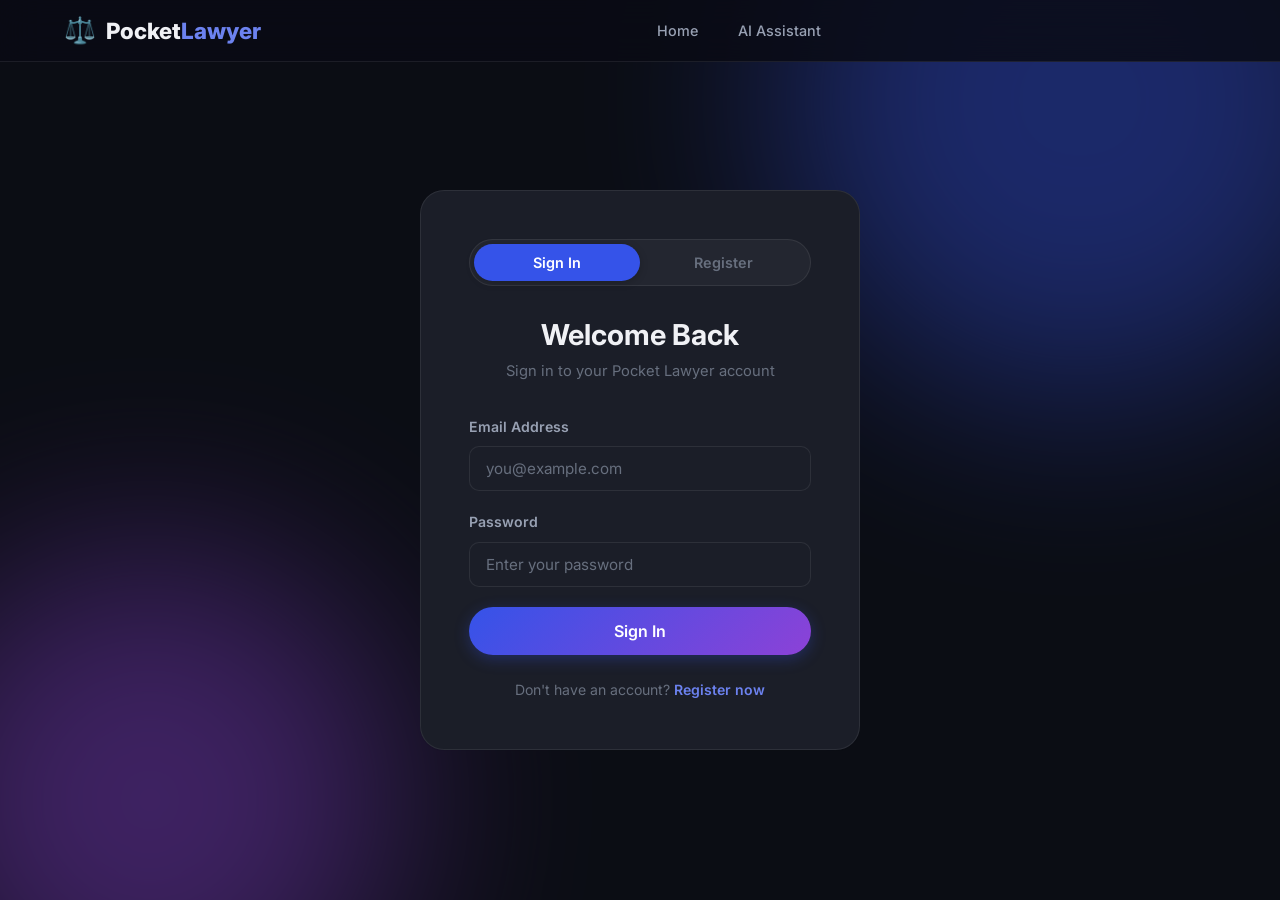
<file: frontend/case_detail.html>
<!DOCTYPE html>
<html lang="en">
<head>
  <meta charset="UTF-8">
  <meta name="viewport" content="width=device-width, initial-scale=1.0">
  <title>Case Detail – Pocket Lawyer</title>
  <link rel="preconnect" href="https://fonts.googleapis.com">
  <link rel="preconnect" href="https://fonts.gstatic.com" crossorigin>
  <link href="https://fonts.googleapis.com/css2?family=Inter:wght@300;400;500;600;700;800;900&display=swap" rel="stylesheet">
  <link rel="stylesheet" href="css/style.css">
  <link rel="stylesheet" href="css/dashboard.css">
  <link rel="stylesheet" href="css/responsive.css">
</head>
<body>
  <nav class="navbar scrolled"><div class="nav-container">
    <a href="index.html" class="nav-logo"><span class="logo-icon">⚖️</span><span class="logo-text">Pocket<span class="logo-accent">Lawyer</span></span></a>
    <div class="nav-links"><a href="dashboard.html" class="nav-link">← Back to Dashboard</a></div>
    <div class="nav-actions"><span class="btn btn-ghost" id="user-greeting"></span></div>
  </div></nav>

  <div class="dashboard-layout" style="padding-top:72px;">
    <main class="dashboard-main" style="margin-left:0;max-width:960px;margin:0 auto;padding-top:32px;">
      <!-- Case Header -->
      <div class="case-detail-header" id="case-header"></div>

      <!-- Tabs -->
      <div class="tabs" id="case-tabs">
        <button class="tab-btn active" onclick="switchTab('timeline')">📅 Timeline</button>
        <button class="tab-btn" onclick="switchTab('documents')">📂 Documents</button>
        <button class="tab-btn" onclick="switchTab('hearings')">⚖️ Hearings</button>
        <button class="tab-btn" onclick="switchTab('lawyer')">👤 Lawyer</button>
        <button class="tab-btn" onclick="switchTab('notes')">📝 Notes</button>
      </div>

      <!-- Tab Contents -->
      <div id="tab-timeline" class="tab-content active"></div>
      <div id="tab-documents" class="tab-content"></div>
      <div id="tab-hearings" class="tab-content"></div>
      <div id="tab-lawyer" class="tab-content"></div>
      <div id="tab-notes" class="tab-content"></div>
    </main>
  </div>

  <!-- Modal -->
  <div id="modal-overlay" class="modal-overlay hidden">
    <div id="modal-body" class="modal-content"></div>
  </div>

  <div id="toast-container" class="toast-container"></div>

  <script src="js/api.js"></script>
  <script src="js/utils.js"></script>
  <script>
    let currentCase = null;

    document.addEventListener('DOMContentLoaded', async () => {
      if (!Utils.requireAuth()) return;
      const user = API.getUser();
      document.getElementById('user-greeting').textContent = '👤 ' + user.name;

      const params = new URLSearchParams(window.location.search);
      const caseId = params.get('id');
      if (!caseId) { window.location.href = 'dashboard.html'; return; }

      await loadCaseData(caseId);
    });

    async function loadCaseData(caseId) {
      try {
        currentCase = await API.getCase(caseId);
        document.title = currentCase.title + ' – Pocket Lawyer';
        renderCaseHeader();
        renderTimeline();
        renderDocuments();
        renderHearings();
        renderNotes();
      } catch (err) {
        Utils.showToast('Error loading case: ' + err.message, 'error');
        setTimeout(() => window.location.href = 'dashboard.html', 1500);
      }
    }

    function renderCaseHeader() {
      const c = currentCase;
      document.getElementById('case-header').innerHTML = `
        <div style="display:flex;justify-content:space-between;align-items:start;flex-wrap:wrap;gap:16px;">
          <div>
            <div style="display:flex;align-items:center;gap:12px;margin-bottom:8px;">
              <span style="font-size:1.5rem;">${Utils.getCaseTypeIcon(c.case_type)}</span>
              <h1>${Utils.escapeHtml(c.title)}</h1>
            </div>
            <p style="color:var(--text-secondary);max-width:600px;">${Utils.escapeHtml(c.description)}</p>
          </div>
          <div style="display:flex;gap:8px;flex-wrap:wrap;">
            <span class="badge badge-${Utils.statusColors[c.status] || 'neutral'}">${(c.status || 'unknown').toUpperCase()}</span>
            ${Utils.getRiskBadge(c.risk_level)}
          </div>
        </div>
        <div class="case-detail-meta">
          <div class="meta-item">📋 ${Utils.getCaseTypeLabel(c.case_type)}</div>
          <div class="meta-item">📅 Created ${Utils.formatDate(c.created_at)}</div>
          <div class="meta-item">👤 ${c.lawyer_id ? 'Lawyer Assigned' : 'No lawyer assigned'}</div>
          <div class="meta-item">📂 ${c.documents?.length || 0} documents</div>
        </div>
      `;
    }

    function switchTab(tab) {
      document.querySelectorAll('.tab-content').forEach(el => el.classList.remove('active'));
      document.querySelectorAll('.tab-btn').forEach(el => el.classList.remove('active'));
      document.getElementById('tab-' + tab)?.classList.add('active');
      event.target.classList.add('active');
    }

    function renderTimeline() {
      const el = document.getElementById('tab-timeline');
      const events = currentCase.timeline || [];
      if (events.length === 0) {
        el.innerHTML = '<div class="empty-state"><div class="empty-icon">📅</div><h3>No events yet</h3><p>Case events will appear here as your case progresses.</p></div>';
        return;
      }
      el.innerHTML = `<div class="timeline">${events.map(ev => `
        <div class="timeline-item">
          <div class="timeline-dot"></div>
          <div class="timeline-content">
            <h4>${Utils.escapeHtml(ev.title)}</h4>
            <p>${Utils.escapeHtml(ev.description || '')}</p>
            <div class="timeline-date">${Utils.formatDateTime(ev.created_at)}</div>
          </div>
        </div>
      `).join('')}</div>`;
    }

    function renderDocuments() {
      const el = document.getElementById('tab-documents');
      const docs = currentCase.documents || [];
      el.innerHTML = `
        <div style="margin-bottom:16px;">
          <button class="btn btn-primary btn-sm" onclick="uploadDocument()">📎 Upload Document</button>
        </div>
        ${docs.length === 0 ? '<div class="empty-state"><div class="empty-icon">📂</div><h3>No documents</h3><p>Upload legal documents related to this case.</p></div>' :
        '<div class="doc-list">' + docs.map(d => `
          <div class="doc-item">
            <div class="doc-icon">📄</div>
            <div class="doc-info">
              <h4>${Utils.escapeHtml(d.filename)}</h4>
              <p>${Utils.formatFileSize(d.file_size)} · Uploaded ${Utils.formatDate(d.uploaded_at)}</p>
            </div>
            ${d.risk_analysis ? '<div style="margin-left:auto">' + Utils.getRiskBadge(JSON.parse(d.risk_analysis)?.overallRisk || 'medium') + '</div>' : ''}
          </div>
        `).join('') + '</div>'}
      `;
    }

    function uploadDocument() {
      const input = document.createElement('input');
      input.type = 'file';
      input.accept = '.pdf,.doc,.docx,.txt';
      input.onchange = async (e) => {
        if (!e.target.files.length) return;
        Utils.showToast('Uploading and analyzing document...', 'info');
        try {
          await API.uploadDocument(currentCase.id, e.target.files[0]);
          Utils.showToast('Document uploaded successfully!', 'success');
          await loadCaseData(currentCase.id);
        } catch (err) {
          Utils.showToast('Upload failed: ' + err.message, 'error');
        }
      };
      input.click();
    }

    function renderHearings() {
      const el = document.getElementById('tab-hearings');
      const hearings = currentCase.hearings || [];
      el.innerHTML = `
        <div style="margin-bottom:16px;">
          <button class="btn btn-primary btn-sm" onclick="Utils.showToast('Coming soon: Create hearing API endpoint', 'info')">📅 Add Hearing</button>
        </div>
        ${hearings.length === 0 ? '<div class="empty-state"><div class="empty-icon">⚖️</div><h3>No hearings scheduled</h3><p>Add upcoming hearing dates to keep track of court appearances.</p></div>' :
        '<div class="doc-list">' + hearings.map(h => `
          <div class="doc-item">
            <div class="doc-icon">⚖️</div>
            <div class="doc-info">
              <h4>${Utils.formatDateTime(h.hearing_date)}</h4>
              <p>${Utils.escapeHtml(h.court || 'Location TBD')} · ${Utils.escapeHtml(h.notes || '')}</p>
            </div>
          </div>
        `).join('') + '</div>'}
      `;
    }

    function renderNotes() {
      const el = document.getElementById('tab-notes');
      const notes = currentCase.notes || [];
      el.innerHTML = `
        <div style="margin-bottom:16px;">
          <form onsubmit="addNote(event)" style="display:flex;gap:12px;">
            <input type="text" id="note-input" class="form-input" placeholder="Add a note..." style="flex:1;" required>
            <button type="submit" class="btn btn-primary btn-sm">Add Note</button>
          </form>
        </div>
        ${notes.length === 0 ? '<div class="empty-state"><div class="empty-icon">📝</div><h3>No notes yet</h3><p>Add notes to keep track of important details.</p></div>' :
        '<div class="doc-list">' + notes.map(n => `
          <div class="doc-item">
            <div class="doc-icon">📝</div>
            <div class="doc-info">
              <h4>${Utils.escapeHtml(n.content)}</h4>
              <p>${Utils.formatDateTime(n.created_at)} · by ${Utils.escapeHtml(n.author_name || 'Unknown')}</p>
            </div>
          </div>
        `).join('') + '</div>'}
      `;
    }

    async function addNote(e) {
      e.preventDefault();
      const input = document.getElementById('note-input');
      const content = input.value;
      input.disabled = true;
      try {
        await API.addNote(currentCase.id, content, null);
        Utils.showToast('Note added!', 'success');
        await loadCaseData(currentCase.id);
        document.getElementById('note-input').value = '';
      } catch (err) {
        Utils.showToast('Failed to add note: ' + err.message, 'error');
      } finally {
        document.getElementById('note-input').disabled = false;
      }
    }

    function closeModal() { document.getElementById('modal-overlay').classList.add('hidden'); }
  </script>
</body>
</html>
</file>
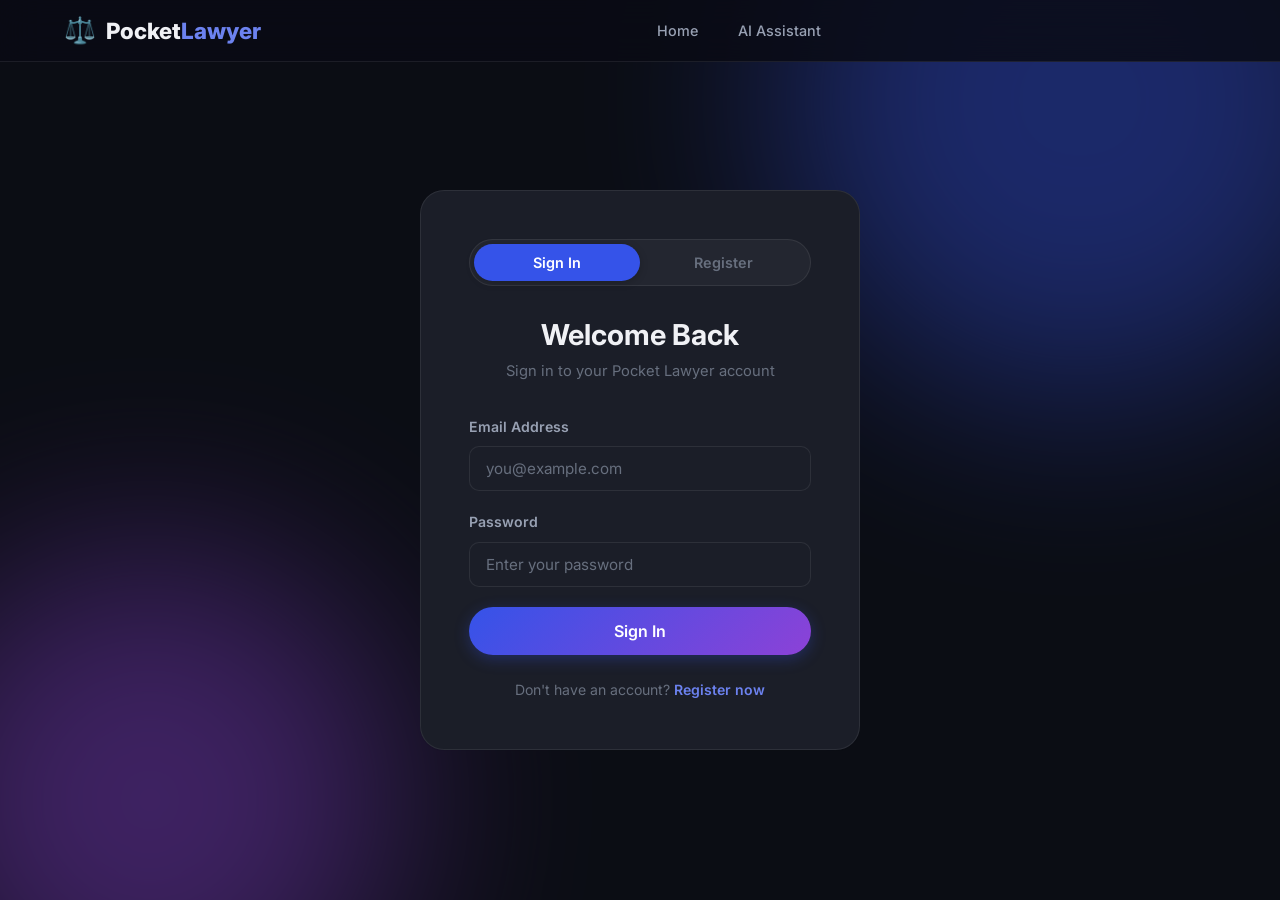
<file: frontend/dashboard.html>
<!DOCTYPE html>
<html lang="en">
<head>
  <meta charset="UTF-8">
  <meta name="viewport" content="width=device-width, initial-scale=1.0">
  <title>Dashboard – Pocket Lawyer</title>
  <link rel="preconnect" href="https://fonts.googleapis.com">
  <link rel="preconnect" href="https://fonts.gstatic.com" crossorigin>
  <link href="https://fonts.googleapis.com/css2?family=Inter:wght@300;400;500;600;700;800;900&display=swap" rel="stylesheet">
  <link rel="stylesheet" href="css/style.css">
  <link rel="stylesheet" href="css/dashboard.css">
  <link rel="stylesheet" href="css/responsive.css">
</head>
<body>
  <!-- Nav -->
  <nav class="navbar scrolled" id="main-nav">
    <div class="nav-container">
      <a href="index.html" class="nav-logo">
        <span class="logo-icon">⚖️</span>
        <span class="logo-text">Pocket<span class="logo-accent">Lawyer</span></span>
      </a>
      <div class="nav-links" id="nav-links">
        <a href="index.html" class="nav-link">Home</a>
        <a href="dashboard.html" class="nav-link active">Dashboard</a>
        <a href="case.html" class="nav-link">AI Assistant</a>
      </div>
      <div class="nav-actions">
        <span class="btn btn-ghost" id="user-greeting"></span>
        <a href="#" class="btn btn-ghost btn-sm" id="logout-btn" onclick="handleLogout()">Logout</a>
      </div>
      <button class="nav-toggle" id="nav-toggle" aria-label="Toggle menu"><span></span><span></span><span></span></button>
    </div>
  </nav>

  <div class="dashboard-layout">
    <!-- Sidebar -->
    <aside class="dashboard-sidebar" id="sidebar">
      <div class="sidebar-section">
        <div class="sidebar-label">Main</div>
        <a href="dashboard.html" class="sidebar-link active">
          <span class="link-icon">📊</span> Overview
        </a>
        <a href="case.html" class="sidebar-link">
          <span class="link-icon">🧠</span> AI Copilot
        </a>
        <a href="legal_services.html" class="sidebar-link">
          <span class="link-icon">🛡️</span> Legal Services
        </a>
      </div>
      
      <div class="sidebar-section">
        <div class="sidebar-label">My Records</div>
        <a href="vault.html" class="sidebar-link">
          <span class="link-icon">📂</span> Digital Vault
        </a>
        <a href="discovery.html" class="sidebar-link">
          <span class="link-icon">🔍</span> Find a Lawyer
        </a>
      </div>

      <div class="sidebar-section">
        <div class="sidebar-label">Cases</div>
        <a href="#" class="sidebar-link" onclick="filterCases('all')">
          <span class="link-icon">📋</span> All Cases
          <span class="link-badge" id="total-cases-badge">0</span>
        </a>
        <a href="#" class="sidebar-link" onclick="filterCases('active')">
          <span class="link-icon">🟢</span> Active
        </a>
        <a href="#" class="sidebar-link" onclick="filterCases('closed')">
          <span class="link-icon">⚫</span> Closed
        </a>
      </div>
      <div class="sidebar-section">
        <div class="sidebar-label">Actions</div>
        <a href="#" class="sidebar-link" onclick="openCreateCase()">
          <span class="link-icon">➕</span> New Case
        </a>
        <a href="#" class="sidebar-link" onclick="handleLogout()">
          <span class="link-icon">🚪</span> Logout
        </a>
      </div>
    </aside>

    <!-- Main Content -->
    <main class="dashboard-main" id="dashboard-main">
      <div class="dashboard-header">
        <div>
          <h1 id="welcome-msg">Dashboard</h1>
          <p>Access your cases, services, and legal actions through your centralized hub.</p>
        </div>
        <div style="display:flex; gap:12px;">
            <a href="profile.html" class="btn btn-ghost btn-sm" style="height:fit-content;">⚙️ My Profile</a>
            <button class="btn btn-primary" onclick="window.location.href='case.html'">
                <span>➕</span> New Legal Inquiry
            </button>
        </div>
      </div>

      <!-- 🏛️ THE CASE LIFECYCLE HUB -->
      <div class="case-hub-tabs" style="display:flex; gap:24px; margin-bottom:24px; border-bottom:1px solid var(--border-color);">
        <button class="tab-btn active" onclick="switchHubTab('prep')" id="tab-prep" style="padding:12px 4px; border:none; background:none; font-weight:700; color:var(--primary-color); border-bottom:2px solid var(--primary-color); cursor:pointer;">Drafting & Prep</button>
        <button class="tab-btn" onclick="switchHubTab('live')" id="tab-live" style="padding:12px 4px; border:none; background:none; font-weight:700; color:var(--text-muted); cursor:pointer;">Live & Official Cases</button>
      </div>

      <div id="active-matter-container">
        <!-- Drafting/Prep Section -->
        <div id="hub-prep-content">
            <div class="card" style="padding:40px; text-align:center; border:1px dashed var(--border-color);">
                <div style="font-size:3rem; margin-bottom:20px; opacity:0.5;">✍️</div>
                <h2 style="font-size:1.4rem; margin-bottom:12px;">Start a Local Preparation</h2>
                <p style="color:var(--text-muted); max-width:400px; margin:0 auto 24px;">Ongoing legal prep cases will appear here. Talk to AI to initialize a new track.</p>
                <button class="btn btn-primary" onclick="window.location.href='case.html'">Start AI Consultation</button>
            </div>
        </div>

        <!-- Live/Official Section -->
        <div id="hub-live-content" class="hidden">
            <div class="card" style="padding:40px; text-align:center; border:1px dashed var(--border-color); background:rgba(var(--primary-rgb), 0.02);">
                <div style="font-size:3rem; margin-bottom:20px; opacity:0.5;">🏛️</div>
                <h2 style="font-size:1.4rem; margin-bottom:12px;">No Official Cases Registered</h2>
                <p style="color:var(--text-muted); max-width:400px; margin:0 auto 24px;">Register a Case ID (CNR) to track live court status and share Tokens with lawyers.</p>
                <button class="btn btn-ghost" onclick="Utils.showToast('Select a prep case to promote to official filing.', 'info')">How to Register?</button>
            </div>
        </div>
      </div>

      <!-- FILTERED CASES VIEW (shown when clicking sidebar case links) -->
      <div id="filtered-cases-view" class="hidden" style="margin-bottom:32px;">
          <div style="display:flex; justify-content:space-between; align-items:center; margin-bottom:16px;">
              <h2 style="font-size:1.1rem; margin:0;" id="filtered-cases-title">All Cases</h2>
              <button class="btn btn-ghost btn-sm" onclick="showHubView()">← Back to Hub</button>
          </div>
          <div id="filtered-cases-list" class="case-list" style="display:grid; grid-template-columns: repeat(auto-fill, minmax(300px, 1fr)); gap:16px;"></div>
      </div>

      <!-- RECENTLY COMPLETED / RECORDS -->
      <div class="section-header" style="margin-top:40px; margin-bottom:20px; display:flex; justify-content:space-between; align-items:center;">
        <h2 style="font-size:1.1rem; margin:0;">🏆 Recently Completed</h2>
        <a href="vault.html" style="font-size:0.85rem; color:var(--primary-light);">View My Records</a>
      </div>
      <div id="completed-services" class="case-list" style="display:grid; grid-template-columns: repeat(auto-fill, minmax(300px, 1fr)); gap:20px;">
        <!-- Logic will populate -->
      </div>
    </main>
    </main>
  </div>

  <!-- Create Case Modal -->
  <div id="modal-overlay" class="modal-overlay hidden">
    <div class="modal-content" style="max-width:600px;">
      <div class="modal-header">
        <h3>Create New Case</h3>
        <button class="modal-close" onclick="closeModal()">&times;</button>
      </div>
      <form id="create-case-form" onsubmit="handleCreateCase(event)">
        <div class="form-group">
          <label class="form-label">Case Type</label>
          <div class="case-type-grid" id="case-type-selector"></div>
        </div>
        <div class="form-group">
          <label class="form-label" for="case-title">Case Title</label>
          <input type="text" id="case-title" class="form-input" placeholder="e.g., Landlord security deposit dispute" required>
        </div>
        <div class="form-group">
          <label class="form-label" for="case-desc">Describe Your Issue</label>
          <textarea id="case-desc" class="form-textarea" rows="5" placeholder="Describe your legal issue in detail. Include relevant facts, dates, and what outcome you're seeking." required></textarea>
        </div>
        <div class="form-group">
          <label class="form-label">Risk Level (your assessment)</label>
          <div class="filter-group">
            <button type="button" class="filter-chip" onclick="selectRisk('low')" data-risk="low">🟢 Low</button>
            <button type="button" class="filter-chip active" onclick="selectRisk('medium')" data-risk="medium">🟡 Medium</button>
            <button type="button" class="filter-chip" onclick="selectRisk('high')" data-risk="high">🔴 High</button>
          </div>
        </div>
        <div style="display:flex;gap:12px;margin-top:24px;">
          <button type="button" class="btn btn-ghost" onclick="closeModal()" style="flex:1;">Cancel</button>
          <button type="submit" class="btn btn-primary" style="flex:2;">Create Case</button>
        </div>
      </form>
    </div>
  </div>

  <div id="toast-container" class="toast-container"></div>

  <script src="js/api.js"></script>
  <script src="js/utils.js"></script>
  <script src="js/app_state.js"></script>
  <script>
    let allCases = []; // Cache for sidebar filtering

    document.addEventListener('DOMContentLoaded', () => {
      if (!API.isLoggedIn()) { window.location.href = 'login.html'; return; }
      const user = API.getUser();
      
      // Strict role enforcement logic
      if (user.role === 'firm' || (user.role === 'lawyer' && user.firmRole === 'admin')) {
        window.location.href = 'firm_dashboard.html';
        return;
      } else if (user.role === 'lawyer') {
        window.location.href = 'lawyer_dashboard.html';
        return;
      }

      document.getElementById('user-greeting').innerText = `Hi, ${user.name}`;
      document.getElementById('welcome-msg').innerText = `Welcome, ${user.name}`;
      
      renderDashboard();
      window.addEventListener('cartUpdated', renderDashboard);
    });

    function switchHubTab(tab) {
        document.querySelectorAll('.tab-btn').forEach(b => {
            b.classList.remove('active');
            b.style.color = 'var(--text-muted)';
            b.style.borderBottom = 'none';
        });
        document.getElementById('hub-prep-content').classList.add('hidden');
        document.getElementById('hub-live-content').classList.add('hidden');

        document.getElementById('tab-' + tab).classList.add('active');
        document.getElementById('tab-' + tab).style.color = 'var(--primary-color)';
        document.getElementById('tab-' + tab).style.borderBottom = '2px solid var(--primary-color)';
        document.getElementById('hub-' + tab + '-content').classList.remove('hidden');
    }

    async function renderDashboard() {
        if (!API.isLoggedIn()) return;
        try {
            allCases = await API.get('/cases');
            const prepList = document.getElementById('hub-prep-content');
            const liveList = document.getElementById('hub-live-content');
            
            // Update sidebar badge
            document.getElementById('total-cases-badge').innerText = allCases.length;

            const draftingCases = allCases.filter(c => !c.is_court_registered);
            const officialCases = allCases.filter(c => c.is_court_registered);

            if (draftingCases.length > 0) {
                prepList.innerHTML = draftingCases.map(c => `
                    <div class="card" style="padding:16px; margin-bottom:12px; display:flex; justify-content:space-between; align-items:center;">
                        <div>
                            <h4 style="margin:0;">${c.title}</h4>
                            <p style="font-size:0.75rem; color:var(--text-muted); margin:4px 0 0 0;">Prep Mode &bull; ${c.case_type || 'General'} &bull; Risk: ${(c.risk_level || 'medium').toUpperCase()}</p>
                        </div>
                        <button class="btn btn-primary btn-sm" onclick="location.href='case.html?id=${c.id}'">Open Copilot</button>
                    </div>
                `).join('');
            }

            if (officialCases.length > 0) {
                liveList.innerHTML = officialCases.map(c => `
                    <div class="card" style="padding:16px; margin-bottom:12px; display:flex; justify-content:space-between; align-items:center; border-left:4px solid #10b981;">
                        <div>
                            <h4 style="margin:0;">${c.title}</h4>
                            <p style="font-size:0.75rem; color:var(--text-muted); margin:4px 0 0 0;">Official CNR: ${c.official_id || 'PENDING'}</p>
                        </div>
                        <button class="btn btn-ghost btn-sm" onclick="location.href='case.html?id=${c.id}'">View Record</button>
                    </div>
                `).join('');
            }
        } catch (err) { console.error(err); }
    }

    // ── Sidebar Case Filtering ──────────────────────────────────────────────
    function filterCases(filter) {
        // Hide the hub tabs, show the filtered view
        document.getElementById('active-matter-container').classList.add('hidden');
        document.querySelector('.case-hub-tabs').classList.add('hidden');
        document.getElementById('filtered-cases-view').classList.remove('hidden');

        const titleMap = { 'all': 'All Cases', 'active': 'Active Cases', 'closed': 'Closed Cases' };
        document.getElementById('filtered-cases-title').innerText = titleMap[filter] || 'Cases';

        let filtered = allCases;
        if (filter === 'active') filtered = allCases.filter(c => c.status === 'active');
        if (filter === 'closed') filtered = allCases.filter(c => c.status === 'closed');

        const list = document.getElementById('filtered-cases-list');
        if (filtered.length === 0) {
            list.innerHTML = `<div class="card" style="padding:32px; text-align:center; grid-column:1/-1;">
                <p style="color:var(--text-muted);">No ${filter} cases found.</p>
            </div>`;
            return;
        }

        list.innerHTML = filtered.map(c => {
            const riskColors = { high: '#ef4444', medium: '#f59e0b', low: '#10b981' };
            const riskColor = riskColors[(c.risk_level || 'medium').toLowerCase()] || '#f59e0b';
            const statusLabel = c.status === 'closed' ? '⚫ Closed' : '🟢 Active';
            return `
            <div class="card" style="padding:20px; border-left:4px solid ${riskColor}; cursor:pointer;" onclick="location.href='case.html?id=${c.id}'">
                <div style="display:flex; justify-content:space-between; align-items:start; margin-bottom:8px;">
                    <h4 style="margin:0; font-size:1rem;">${c.title}</h4>
                    <span style="font-size:0.7rem; padding:2px 8px; border-radius:20px; background:rgba(0,0,0,0.05); white-space:nowrap;">${statusLabel}</span>
                </div>
                <p style="font-size:0.8rem; color:var(--text-muted); margin:0 0 8px 0;">${c.case_type || 'General'} &bull; Risk: ${(c.risk_level || 'medium').toUpperCase()}</p>
                <p style="font-size:0.75rem; color:var(--text-muted); margin:0;">Created: ${new Date(c.created_at).toLocaleDateString()}</p>
            </div>`;
        }).join('');
    }

    function showHubView() {
        document.getElementById('filtered-cases-view').classList.add('hidden');
        document.getElementById('active-matter-container').classList.remove('hidden');
        document.querySelector('.case-hub-tabs').classList.remove('hidden');
    }

    // ── Create Case Modal ────────────────────────────────────────────────────
    let selectedCaseType = '';
    let selectedRisk = 'medium';

    function openCreateCase() {
        document.getElementById('modal-overlay').classList.remove('hidden');
        // Render case type selector
        const types = ['Property', 'Family', 'Criminal', 'Consumer', 'Labor', 'Other'];
        const selector = document.getElementById('case-type-selector');
        if (selector) {
            selector.innerHTML = types.map(t => `
                <button type="button" class="filter-chip ${t === selectedCaseType ? 'active' : ''}" onclick="selectCaseType('${t}')">${t}</button>
            `).join('');
        }
    }

    function closeModal() {
        document.getElementById('modal-overlay').classList.add('hidden');
    }

    function selectCaseType(type) {
        selectedCaseType = type;
        document.querySelectorAll('#case-type-selector .filter-chip').forEach(b => b.classList.remove('active'));
        event.target.classList.add('active');
    }

    function selectRisk(level) {
        selectedRisk = level;
        document.querySelectorAll('[data-risk]').forEach(b => b.classList.remove('active'));
        document.querySelector(`[data-risk="${level}"]`).classList.add('active');
    }

    async function handleCreateCase(e) {
        e.preventDefault();
        const title = document.getElementById('case-title').value.trim();
        const desc = document.getElementById('case-desc').value.trim();
        if (!title || !desc) { Utils.showToast('Title and description required', 'error'); return; }

        const btn = e.target.querySelector('[type="submit"]');
        btn.disabled = true;
        btn.innerText = 'AI is Processing...';

        try {
            const res = await API.post('/cases', {
                title, description: desc, caseType: selectedCaseType || 'General', riskLevel: selectedRisk
            });
            Utils.showToast(`Case #${res.id} created successfully!`, 'success');
            closeModal();
            e.target.reset();
            await renderDashboard();
        } catch (err) {
            Utils.showToast('Failed to create case: ' + (err.message || 'Unknown error'), 'error');
        } finally {
            btn.disabled = false;
            btn.innerText = 'Create Case';
        }
    }

    function removeService(id) {
        const cart = AppState.getCart();
        cart.services = cart.services.filter(s => s.instance_id != id);
        AppState.saveCart(cart);
        Utils.showToast('Item removed from cart.', 'success');
    }

    function archiveCase() {
        const cart = AppState.getCart();
        cart.active_case.status = 'closed';
        AppState.saveCart(cart);
        Utils.showToast('Case archived.', 'success');
    }

    function formatServiceTitle(s) {
        let name = s.service_key.replace('_', ' ').split(' ').map(w => w.charAt(0).toUpperCase() + w.slice(1)).join(' ');
        if (s.data && s.data.opposite_party) return `${name} to ${s.data.opposite_party}`;
        return name;
    }

    function getServiceIcon(key) {
        const icons = { 'legal_notice': '📜', 'lawyer_consult': '🤝', 'document_draft': '📄', 'complaint_filing': '🛡️' };
        return icons[key] || '📋';
    }
    function handleLogout() { API.logout(); }
  </script>
</body>
</html>
</file>
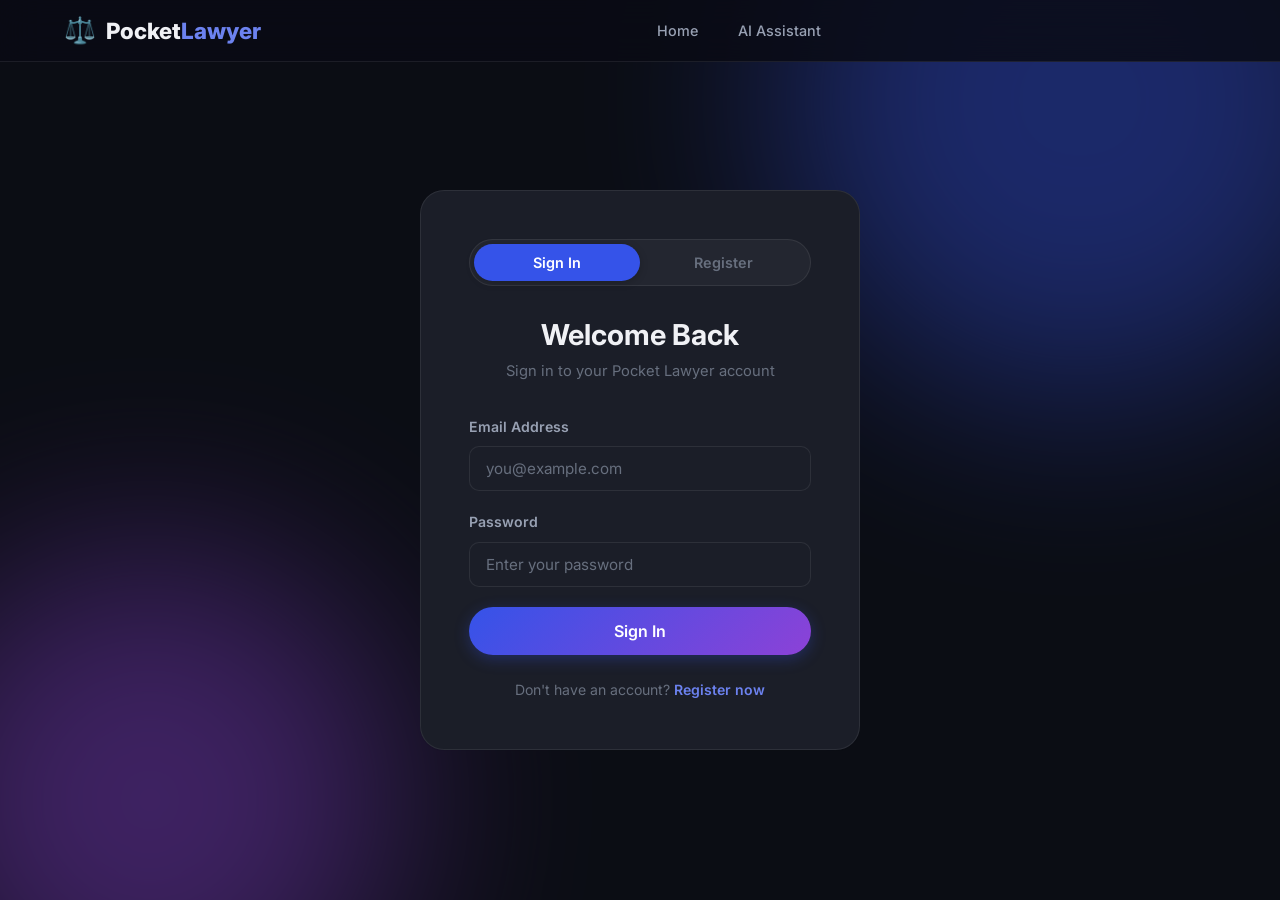
<file: frontend/discovery.html>
<!DOCTYPE html>
<html lang="en">
<head>
  <meta charset="UTF-8">
  <meta name="viewport" content="width=device-width, initial-scale=1.0">
  <title>Find a Lawyer – Pocket Lawyer</title>
  <link rel="preconnect" href="https://fonts.googleapis.com">
  <link rel="preconnect" href="https://fonts.gstatic.com" crossorigin>
  <link href="https://fonts.googleapis.com/css2?family=Inter:wght@300;400;500;600;700;800;900&display=swap" rel="stylesheet">
  <link rel="stylesheet" href="css/style.css">
  <link rel="stylesheet" href="css/dashboard.css">
  <link rel="stylesheet" href="css/responsive.css">
  <style>
    .discovery-grid { display: grid; grid-template-columns: repeat(auto-fill, minmax(320px, 1fr)); gap: 24px; margin-top: 24px; }
    .lawyer-card { background: var(--bg-surface); border-radius: var(--radius-xl); padding: 32px; border: 1px solid var(--border-color); transition: var(--transition); display: flex; flex-direction: column; }
    .lawyer-card:hover { transform: translateY(-6px); border-color: var(--primary); box-shadow: var(--shadow-lg); }
    .lawyer-profile { display: flex; gap: 16px; align-items: center; margin-bottom: 20px; }
    .lawyer-avatar { width: 64px; height: 64px; border-radius: 50%; object-fit: cover; border: 2px solid var(--primary); }
    .lawyer-info h3 { font-size: 1.2rem; margin-bottom: 4px; }
    .lawyer-specialty { font-size: 0.85rem; color: var(--primary-light); font-weight: 600; text-transform: uppercase; letter-spacing: 0.5px; }
    .lawyer-tags { display: flex; flex-wrap: wrap; gap: 8px; margin-bottom: 24px; }
    .tag { padding: 4px 10px; background: var(--bg-glass); border: 1px solid var(--border-color); border-radius: var(--radius-full); font-size: 0.75rem; color: var(--text-secondary); }
    .lawyer-footer { display: flex; justify-content: space-between; align-items: center; border-top: 1px solid var(--border-color); padding-top: 20px; margin-top: auto; }
    .lawyer-price { font-size: 1.1rem; font-weight: 800; color: var(--text-primary); }
    .price-label { font-size: 0.75rem; color: var(--text-muted); display: block; }
  </style>
</head>
<body>
  <nav class="navbar scrolled">
    <div class="nav-container">
      <a href="index.html" class="nav-logo">
        <span class="logo-icon">⚖️</span>
        <span class="logo-text">Pocket<span class="logo-accent">Lawyer</span></span>
      </a>
      <div class="nav-actions">
        <span class="btn btn-ghost" id="user-name-label"></span>
        <a href="#" class="btn btn-ghost btn-sm" onclick="API.logout()">Logout</a>
      </div>
    </div>
  </nav>

  <div class="dashboard-layout">
    <aside class="dashboard-sidebar">
      <div class="sidebar-section">
        <div class="sidebar-label">Main</div>
        <a href="dashboard.html" class="sidebar-link">
          <span class="link-icon">📊</span> Overview
        </a>
        <a href="case.html" class="sidebar-link">
          <span class="link-icon">🧠</span> AI Copilot
        </a>
        <a href="legal_services.html" class="sidebar-link">
          <span class="link-icon">🛡️</span> Legal Services
        </a>
      </div>
      
      <div class="sidebar-section">
        <div class="sidebar-label">My Records</div>
        <a href="vault.html" class="sidebar-link">
          <span class="link-icon">📂</span> Digital Vault
        </a>
        <a href="discovery.html" class="sidebar-link active">
          <span class="link-icon">🔍</span> Find a Lawyer
        </a>
      </div>
    </aside>

    <main class="dashboard-main">
      <div class="dashboard-header">
        <div>
          <h1>Specialist Discovery</h1>
          <p>Find and consult with verified legal specialists for your specific case</p>
        </div>
      </div>

      <div class="filter-group" style="margin-bottom:24px; display:flex; gap:12px; flex-wrap:wrap;">
        <input type="text" class="form-input" style="max-width:300px; padding:10px 16px;" placeholder="Search by name or specialty...">
        <div style="display:flex; gap:8px;">
            <button class="filter-chip active">All Specializations</button>
            <button class="filter-chip">Property Law</button>
            <button class="filter-chip">Family & Divorce</button>
            <button class="filter-chip">Criminal Defense</button>
        </div>
      </div>

      <div class="discovery-grid" id="lawyer-list">
        <!-- Mock Lawyer 1 -->
        <div class="lawyer-card">
          <div class="lawyer-profile">
            <div class="lawyer-avatar" style="background:var(--secondary); display:flex; align-items:center; justify-content:center; font-size:1.5rem;">👨‍💼</div>
            <div class="lawyer-info">
              <h3>Adv. Rajesh Khanna</h3>
              <span class="lawyer-specialty">Property & Real Estate</span>
            </div>
          </div>
          <p style="font-size:0.9rem; color:var(--text-secondary); margin-bottom:16px;">15+ years experience. Expert in sale deeds, property disputes, and municipal approvals in NCR.</p>
          <div class="lawyer-tags">
            <span class="tag">⭐ 4.9/5</span>
            <span class="tag">✓ Verified</span>
            <span class="tag">Fluent in: English, Hindi</span>
          </div>
          <div class="lawyer-footer">
            <div class="lawyer-price">
              <span class="price-label">Consulting Fee</span>
              ₹2,500 <span style="font-size:0.75rem; font-weight:400; color:var(--text-muted); font-family:var(--font-sans);">/ Session</span>
            </div>
            <button class="btn btn-primary btn-sm" onclick="alert('Booking confirmed for Adv. Rajesh!')">Book Now</button>
          </div>
        </div>

        <!-- Mock Lawyer 2 -->
        <div class="lawyer-card">
          <div class="lawyer-profile">
            <div class="lawyer-avatar" style="background:var(--accent); display:flex; align-items:center; justify-content:center; font-size:1.5rem;">👩‍💼</div>
            <div class="lawyer-info">
              <h3>Adv. Priya Sharma</h3>
              <span class="lawyer-specialty">Family & Matrimonial</span>
            </div>
          </div>
          <p style="font-size:0.9rem; color:var(--text-secondary); margin-bottom:16px;">Specialist in divorce, child custody, and alimony matters. Compassionate and result-oriented strategy.</p>
          <div class="lawyer-tags">
            <span class="tag">⭐ 4.8/5</span>
            <span class="tag">✓ Verified</span>
            <span class="tag">Fast Track Specialist</span>
          </div>
          <div class="lawyer-footer">
            <div class="lawyer-price">
              <span class="price-label">Consulting Fee</span>
              ₹3,000 <span style="font-size:0.75rem; font-weight:400; color:var(--text-muted); font-family:var(--font-sans);">/ Session</span>
            </div>
            <button class="btn btn-primary btn-sm" onclick="alert('Booking confirmed for Adv. Priya!')">Book Now</button>
          </div>
        </div>

        <!-- Mock Lawyer 3 -->
        <div class="lawyer-card">
          <div class="lawyer-profile">
            <div class="lawyer-avatar" style="background:var(--primary-dark); display:flex; align-items:center; justify-content:center; font-size:1.5rem;">💼</div>
            <div class="lawyer-info">
              <h3>Adv. Vikram Singh</h3>
              <span class="lawyer-specialty">Criminal Defense</span>
            </div>
          </div>
          <p style="font-size:0.9rem; color:var(--text-secondary); margin-bottom:16px;">Top-tier defense specialist. Expertise in bail, quashing FIRs, and high-stakes criminal litigation.</p>
          <div class="lawyer-tags">
            <span class="tag">⭐ 5.0/5</span>
            <span class="tag">✓ Verified</span>
            <span class="tag">24/7 Available</span>
          </div>
          <div class="lawyer-footer">
            <div class="lawyer-price">
              <span class="price-label">Consulting Fee</span>
              ₹5,000 <span style="font-size:0.75rem; font-weight:400; color:var(--text-muted); font-family:var(--font-sans);">/ Session</span>
            </div>
            <button class="btn btn-primary btn-sm" onclick="alert('Booking confirmed for Adv. Vikram Singh!')">Book Now</button>
          </div>
        </div>
      </div>
    </main>
  </div>

  <div id="toast-container" class="toast-container"></div>

  <script src="js/api.js"></script>
  <script src="js/utils.js"></script>
  <script>
    document.addEventListener('DOMContentLoaded', () => {
      if (!API.isLoggedIn()) window.location.href = 'login.html';
      const user = API.getUser();
      document.getElementById('user-name-label').innerText = `Hi, ${user.name}`;
    });
  </script>
</body>
</html>
</file>
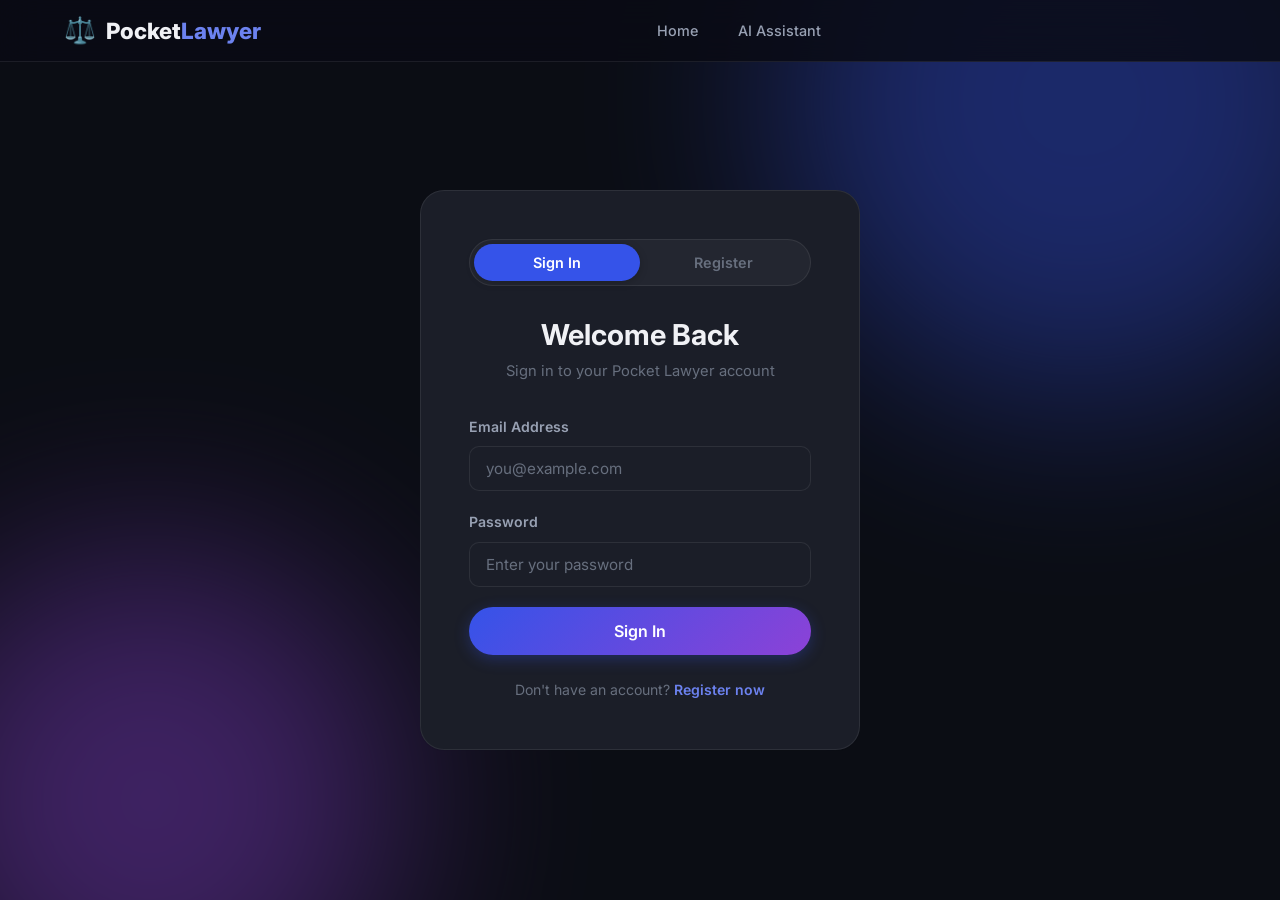
<file: frontend/firm_dashboard.html>
<!DOCTYPE html>
<html lang="en">
<head>
  <meta charset="UTF-8">
  <meta name="viewport" content="width=device-width, initial-scale=1.0">
  <title>Firm Dashboard – Pocket Lawyer</title>
  <link rel="preconnect" href="https://fonts.googleapis.com">
  <link rel="preconnect" href="https://fonts.gstatic.com" crossorigin>
  <link href="https://fonts.googleapis.com/css2?family=Inter:wght@300;400;500;600;700;800;900&display=swap" rel="stylesheet">
  <link rel="stylesheet" href="css/style.css">
  <link rel="stylesheet" href="css/dashboard.css">
  <link rel="stylesheet" href="css/responsive.css">
</head>
<body>
  <nav class="navbar scrolled"><div class="nav-container">
    <a href="index.html" class="nav-logo"><span class="logo-icon">⚖️</span><span class="logo-text">Pocket<span class="logo-accent">Lawyer</span></span></a>
    <div class="nav-actions">
      <span class="btn btn-ghost" id="user-greeting"></span>
      <a href="#" class="btn btn-ghost btn-sm" onclick="API.logout()">Logout</a>
    </div>
  </div></nav>

  <div class="dashboard-layout">
    <aside class="dashboard-sidebar">
      <div class="sidebar-section">
        <div class="sidebar-label">Firm Panel</div>
        <a href="#" class="sidebar-link active" onclick="showSection('overview')"><span class="link-icon">📊</span> Overview</a>
        <a href="#" class="sidebar-link" onclick="showSection('members')"><span class="link-icon">👥</span> Team Members <span class="link-badge" id="members-badge">0</span></a>
        <a href="#" class="sidebar-link" onclick="showSection('cases')"><span class="link-icon">🏢</span> All Firm Cases <span class="link-badge" id="cases-badge">0</span></a>
        <a href="#" class="sidebar-link" onclick="showSection('my-cases')"><span class="link-icon">💼</span> My Assigned Cases <span class="link-badge" id="my-cases-badge">0</span></a>
      </div>
      <div class="sidebar-section">
        <div class="sidebar-label">Tools & Services</div>
        <a href="case.html" class="sidebar-link"><span class="link-icon">🧠</span> AI Assistant</a>
        <a href="#" class="sidebar-link" onclick="showSection('workload')"><span class="link-icon">📈</span> Workload</a>
        <a href="#" class="sidebar-link" onclick="Utils.showToast('Precedent Search coming soon', 'info')"><span class="link-icon">🔍</span> Precedent Search</a>
        <a href="#" class="sidebar-link" onclick="Utils.showToast('Case Law AI coming soon', 'info')"><span class="link-icon">📚</span> Case Law AI</a>
      </div>
      <div class="sidebar-section">
        <div class="sidebar-label">Account</div>
        <a href="#" class="sidebar-link" onclick="API.logout()"><span class="link-icon">🚪</span> Logout</a>
      </div>
    </aside>

    <main class="dashboard-main">
      <!-- OVERVIEW SECTION -->
      <div id="section-overview">
        <div class="dashboard-header">
          <div>
            <h1 id="welcome-msg">Firm Dashboard</h1>
            <p>Manage your firm's cases and team</p>
          </div>
        </div>

        <!-- Invite Code Card -->
        <div style="background:linear-gradient(135deg,rgba(99,102,241,0.15),rgba(168,85,247,0.15));border:1px solid rgba(99,102,241,0.3);border-radius:12px;padding:20px 24px;margin-bottom:24px;display:flex;justify-content:space-between;align-items:center;flex-wrap:wrap;gap:12px;">
          <div>
            <p style="font-size:0.85rem;color:var(--text-muted);margin-bottom:4px;">Share this code with your team:</p>
            <p style="font-size:1.5rem;font-weight:800;letter-spacing:3px;color:var(--primary);" id="invite-code-display">Loading...</p>
          </div>
          <button class="btn btn-primary btn-sm" onclick="copyInviteCode()" id="copy-btn">📋 Copy Code</button>
        </div>

        <div class="stats-grid" id="stats-grid"></div>

        <!-- Recent Cases -->
        <h2 style="font-size:1.3rem;margin:24px 0 16px;">Recent Cases</h2>
        <div id="recent-cases" class="case-list"></div>
      </div>

      <!-- MEMBERS SECTION -->
      <div id="section-members" style="display:none;">
        <div class="dashboard-header">
          <div><h1>Team Members</h1><p>View and manage your firm's lawyers</p></div>
        </div>
        <div id="member-list" class="lawyer-grid"></div>
      </div>

      <!-- CASES SECTION -->
      <div id="section-cases" style="display:none;">
        <div class="dashboard-header">
          <div><h1>All Firm Cases</h1><p>Assign, transfer, and track all cases</p></div>
        </div>
        <div id="all-case-list" class="case-list"></div>
      </div>

      <!-- MY CASES SECTION -->
      <div id="section-my-cases" style="display:none;">
        <div class="dashboard-header">
          <div><h1>My Assigned Cases</h1><p>Cases assigned to you (Admin)</p></div>
        </div>
        <div id="my-case-list" class="case-list"></div>
      </div>

      <!-- WORKLOAD SECTION -->
      <div id="section-workload" style="display:none;">
        <div class="dashboard-header">
          <div><h1>Workload Distribution</h1><p>Find available members for new cases</p></div>
        </div>
        <div id="workload-list" class="lawyer-grid"></div>
      </div>
    </main>
  </div>

  <!-- Assign Modal -->
  <div id="assign-modal" style="display:none;position:fixed;top:0;left:0;width:100%;height:100%;background:rgba(0,0,0,0.7);z-index:9999;align-items:center;justify-content:center;backdrop-filter:blur(4px);">
    <div style="background:var(--card-bg);width:90%;max-width:420px;border-radius:16px;padding:32px;box-shadow:0 25px 50px -12px rgba(0,0,0,0.5);border:1px solid var(--border);">
      <h3 style="margin-bottom:16px;">Assign Case</h3>
      <input type="hidden" id="assign-case-id">
      <div class="form-group">
        <label class="form-label">Select Member</label>
        <select id="assign-member-select" class="form-select"></select>
      </div>
      <div style="display:flex;gap:8px;">
        <button class="btn btn-primary" onclick="confirmAssign()" style="flex:1;">Assign</button>
        <button class="btn btn-ghost" onclick="closeAssignModal()" style="flex:1;">Cancel</button>
      </div>
    </div>
  </div>

  <div id="toast-container" class="toast-container"></div>

  <script src="js/api.js"></script>
  <script src="js/utils.js"></script>
  <script>
    let allCases = [];
    let allMembers = [];
    let inviteCode = '';

    document.addEventListener('DOMContentLoaded', async () => {
      if (!Utils.requireAuth()) return;
      const user = API.getUser();
      if (user.role !== 'firm') { window.location.href = 'dashboard.html'; return; }

      document.getElementById('user-greeting').textContent = '🏢 ' + (user.firmName || user.name);
      document.getElementById('welcome-msg').textContent = (user.firmName || user.name);

      await loadData();
    });

    async function loadData() {
      try {
        // Load members
        allMembers = await API._fetch('/firm/members');
        document.getElementById('members-badge').textContent = allMembers.length;

        // Load cases
        allCases = await API._fetch('/firm/cases');
        document.getElementById('cases-badge').textContent = allCases.length;

        // Load invite code
        const codeData = await API._fetch('/firm/invite-code');
        inviteCode = codeData.inviteCode;
        document.getElementById('invite-code-display').textContent = inviteCode;
      } catch (e) {
        console.error('Load error:', e);
      }

      renderOverview();
      renderMembers();
      renderCases();
      renderWorkload();
    }

    function renderOverview() {
      const activeCases = allCases.filter(c => c.status === 'active').length;
      const memberCount = allMembers.filter(m => m.firm_role === 'member').length;
      
      document.getElementById('stats-grid').innerHTML = `
        <div class="stat-card"><div class="stat-card-icon blue">📋</div><h3>${allCases.length}</h3><p>Total Cases</p></div>
        <div class="stat-card"><div class="stat-card-icon green">👥</div><h3>${memberCount}</h3><p>Team Members</p></div>
        <div class="stat-card"><div class="stat-card-icon amber">🟢</div><h3>${activeCases}</h3><p>Active Cases</p></div>
        <div class="stat-card"><div class="stat-card-icon purple">⚖️</div><h3>${allMembers.length}</h3><p>Total Staff</p></div>
      `;

      const recentEl = document.getElementById('recent-cases');
      const recent = allCases.slice(0, 5);
      if (recent.length === 0) {
        recentEl.innerHTML = '<div class="empty-state"><div class="empty-icon">📋</div><h3>No cases yet</h3><p>Cases will appear here when assigned.</p></div>';
      } else {
        recentEl.innerHTML = recent.map(c => renderCaseRow(c)).join('');
      }
    }

    function renderMembers() {
      const el = document.getElementById('member-list');
      if (allMembers.length === 0) {
        el.innerHTML = '<div class="empty-state"><div class="empty-icon">👥</div><h3>No members yet</h3><p>Share your invite code to add team members.</p></div>';
        return;
      }
      el.innerHTML = allMembers.map(m => `
        <div class="stat-card" style="text-align:center;padding:24px;">
          <div style="font-size:2.5rem;margin-bottom:8px;">${m.firm_role === 'admin' ? '👑' : '⚖️'}</div>
          <h3 style="font-size:1.1rem;">${Utils.escapeHtml(m.name)}</h3>
          <p style="color:var(--text-muted);font-size:0.85rem;">${m.firm_role === 'admin' ? 'Admin' : 'Member'}</p>
          <p style="color:var(--primary);font-size:0.85rem;margin-top:4px;">${m.specialization || 'General'}</p>
          <div style="display:flex;justify-content:center;gap:16px;margin-top:12px;">
            <div><strong>${m.active_cases || 0}</strong><br><span style="font-size:0.75rem;color:var(--text-muted);">Active</span></div>
            <div><strong>${m.total_cases || 0}</strong><br><span style="font-size:0.75rem;color:var(--text-muted);">Total</span></div>
          </div>
        </div>
      `).join('');
    }

    function renderCases() {
      const el = document.getElementById('all-case-list');
      if (allCases.length === 0) {
        el.innerHTML = '<div class="empty-state"><div class="empty-icon">📋</div><h3>No cases yet</h3></div>';
      } else {
        el.innerHTML = allCases.map(c => renderCaseRow(c, true)).join('');
      }

      // Render My Cases
      const user = API.getUser();
      const myCases = allCases.filter(c => c.lawyer_id === user.id);
      document.getElementById('my-cases-badge').textContent = myCases.length;
      
      const myEl = document.getElementById('my-case-list');
      if (myCases.length === 0) {
        myEl.innerHTML = '<div class="empty-state"><div class="empty-icon">💼</div><h3>No cases assigned to you</h3><p>Assign a case to yourself from the All Cases tab.</p></div>';
      } else {
        myEl.innerHTML = myCases.map(c => renderCaseRow(c, false)).join('');
      }
    }

    function renderCaseRow(c, showActions = false) {
      const actions = showActions ? `
        <div style="display:flex;gap:6px;margin-left:auto;">
          <button class="btn btn-ghost btn-sm" onclick="openAssignModal(${c.id})" title="Assign">📌 Assign</button>
        </div>` : '';
      
      return `
        <div class="case-item" style="display:flex;align-items:center;gap:12px;padding:12px 16px;cursor:default;">
          <span class="case-status-dot ${c.status}"></span>
          <div class="case-info" style="flex:1;">
            <h4>${Utils.escapeHtml(c.title)}</h4>
            <p>${c.case_type || 'General'} · ${c.assigned_to ? 'Assigned to: <strong>' + Utils.escapeHtml(c.assigned_to) + '</strong>' : '<em style="color:var(--warning);">Unassigned</em>'}</p>
          </div>
          <span class="badge badge-${Utils.statusColors[c.status] || 'neutral'}">${c.status}</span>
          ${actions}
        </div>
      `;
    }

    function renderWorkload() {
      const el = document.getElementById('workload-list');
      const members = allMembers.filter(m => m.firm_role === 'member');
      if (members.length === 0) {
        el.innerHTML = '<div class="empty-state"><div class="empty-icon">📈</div><h3>No members to show</h3></div>';
        return;
      }
      // Sort by active cases ascending
      const sorted = [...members].sort((a, b) => (a.active_cases || 0) - (b.active_cases || 0));
      el.innerHTML = sorted.map((m, i) => `
        <div class="stat-card" style="text-align:center;padding:24px;${i === 0 ? 'border:2px solid var(--success);' : ''}">
          ${i === 0 ? '<div style="position:absolute;top:-10px;right:12px;background:var(--success);color:white;padding:2px 10px;border-radius:12px;font-size:0.7rem;font-weight:700;">AVAILABLE</div>' : ''}
          <div style="font-size:2rem;margin-bottom:8px;">⚖️</div>
          <h3 style="font-size:1.1rem;">${Utils.escapeHtml(m.name)}</h3>
          <p style="color:var(--primary);font-size:0.85rem;">${m.specialization || 'General'}</p>
          <div style="margin-top:12px;">
            <strong style="font-size:1.5rem;">${m.active_cases || 0}</strong>
            <p style="font-size:0.8rem;color:var(--text-muted);">Active Cases</p>
          </div>
        </div>
      `).join('');
    }

    // === Section Navigation ===
    function showSection(s) {
      ['overview', 'members', 'cases', 'my-cases', 'workload'].forEach(id => {
        document.getElementById('section-' + id).style.display = id === s ? 'block' : 'none';
      });
      document.querySelectorAll('.sidebar-link').forEach(el => el.classList.remove('active'));
      event?.target?.closest('.sidebar-link')?.classList.add('active');
    }

    // === Invite Code ===
    function copyInviteCode() {
      navigator.clipboard.writeText(inviteCode).then(() => {
        const btn = document.getElementById('copy-btn');
        btn.textContent = '✅ Copied!';
        setTimeout(() => btn.textContent = '📋 Copy Code', 2000);
      });
    }

    // === Case Assignment ===
    function openAssignModal(caseId) {
      document.getElementById('assign-case-id').value = caseId;
      const select = document.getElementById('assign-member-select');
      select.innerHTML = allMembers
        .filter(m => m.firm_role === 'member')
        .map(m => `<option value="${m.id}">${Utils.escapeHtml(m.name)} (${m.active_cases || 0} active)</option>`)
        .join('');
      document.getElementById('assign-modal').style.display = 'flex';
    }

    function closeAssignModal() {
      document.getElementById('assign-modal').style.display = 'none';
    }

    async function confirmAssign() {
      const caseId = document.getElementById('assign-case-id').value;
      const memberId = document.getElementById('assign-member-select').value;
      try {
        await API._fetch(`/firm/cases/${caseId}/assign`, {
          method: 'POST',
          body: JSON.stringify({ memberId: parseInt(memberId) })
        });
        Utils.showToast('Case assigned successfully!', 'success');
        closeAssignModal();
        await loadData();
      } catch (e) {
        Utils.showToast(e.message || 'Failed to assign case', 'error');
      }
    }
  </script>
</body>
</html>
</file>
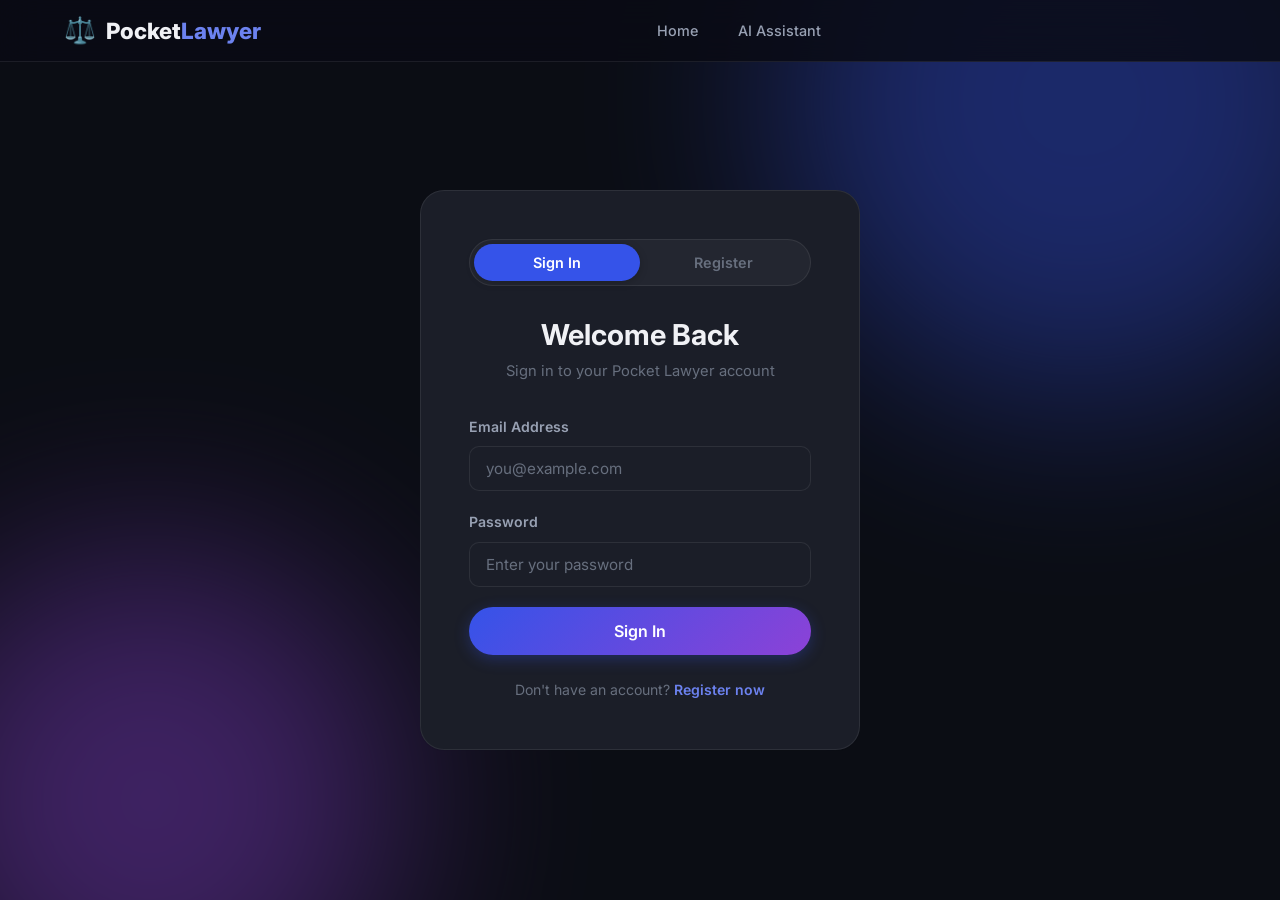
<file: frontend/lawyer_dashboard.html>
<!DOCTYPE html>
<html lang="en">
<head>
  <meta charset="UTF-8">
  <meta name="viewport" content="width=device-width, initial-scale=1.0">
  <title>Lawyer Dashboard – Pocket Lawyer</title>
  <link rel="preconnect" href="https://fonts.googleapis.com">
  <link rel="preconnect" href="https://fonts.gstatic.com" crossorigin>
  <link href="https://fonts.googleapis.com/css2?family=Inter:wght@300;400;500;600;700;800;900&display=swap" rel="stylesheet">
  <link rel="stylesheet" href="css/style.css">
  <link rel="stylesheet" href="css/dashboard.css">
  <link rel="stylesheet" href="css/responsive.css">
</head>
<body>
  <nav class="navbar scrolled"><div class="nav-container">
    <a href="index.html" class="nav-logo"><span class="logo-icon">⚖️</span><span class="logo-text">Pocket<span class="logo-accent">Lawyer</span></span></a>
    <div class="nav-links" id="nav-links">
      <a href="index.html" class="nav-link">Home</a>
      <a href="lawyer_dashboard.html" class="nav-link active">Dashboard</a>
      <a href="case.html" class="nav-link">AI Assistant</a>
    </div>
    <div class="nav-actions">
      <span class="btn btn-ghost" id="user-greeting"></span>
      <a href="#" class="btn btn-ghost btn-sm" onclick="handleLogout()">Logout</a>
    </div>
    <button class="nav-toggle" id="nav-toggle"><span></span><span></span><span></span></button>
  </div></nav>

  <div class="dashboard-layout">
    <aside class="dashboard-sidebar" id="sidebar">
      <!-- Firm/Private Mode Toggle (shown only for firm members) -->
      <div class="sidebar-section" id="mode-toggle-section" style="display:none;">
        <div class="sidebar-label">Practice Mode</div>
        <a href="#" class="sidebar-link active" id="mode-private-btn" onclick="switchMode('private')">
          <span class="link-icon">👤</span> Private Practice
        </a>
        <a href="#" class="sidebar-link" id="mode-firm-btn" onclick="switchMode('firm')">
          <span class="link-icon">🏢</span> <span id="firm-name-label">Firm</span>
        </a>
      </div>
      <div class="sidebar-section">
        <div class="sidebar-label">Lawyer Panel</div>
        <a href="lawyer_dashboard.html" class="sidebar-link active"><span class="link-icon">📊</span> Overview</a>
        <a href="case.html" class="sidebar-link"><span class="link-icon">🧠</span> AI Assistant</a>
      </div>
      <div class="sidebar-section" id="cases-sidebar">
        <div class="sidebar-label" id="cases-sidebar-label">My Cases</div>
        <a href="#" class="sidebar-link" onclick="filterCases('all')"><span class="link-icon">📋</span> All Cases <span class="link-badge" id="total-badge">0</span></a>
        <a href="#" class="sidebar-link" onclick="filterCases('active')"><span class="link-icon">🟢</span> Active</a>
        <a href="#" class="sidebar-link" onclick="filterCases('pending')"><span class="link-icon">🟡</span> Pending</a>
        <!-- Firm Cases tab (shown in firm mode) -->
        <a href="#" class="sidebar-link" id="firm-cases-link" style="display:none;" onclick="showFirmCases()">
          <span class="link-icon">🏢</span> All Firm Cases <span class="link-badge" id="firm-cases-badge">0</span>
        </a>
      </div>
      <div class="sidebar-section">
        <div class="sidebar-label">AI Research Tools</div>
        <a href="#ai-tools" class="sidebar-link" onclick="scrollToTools()"><span class="link-icon">🔍</span> Precedent Search</a>
        <a href="#ai-tools" class="sidebar-link" onclick="scrollToTools()"><span class="link-icon">📚</span> Case Law AI</a>
      </div>
      <div class="sidebar-section">
        <div class="sidebar-label">Account</div>
        <a href="#" class="sidebar-link" onclick="showProfile()"><span class="link-icon">👤</span> My Profile</a>
        <a href="#" class="sidebar-link" onclick="handleLogout()"><span class="link-icon">🚪</span> Logout</a>
      </div>
    </aside>

    <main class="dashboard-main" id="dashboard-main">
      <div class="dashboard-header">
        <div>
          <h1 id="welcome-msg">Lawyer Dashboard</h1>
          <p>Manage assigned cases and track your work</p>
        </div>
      </div>

      <div class="stats-grid" id="stats-grid"></div>

      <!-- Profile card -->
      <div id="profile-section" style="display:none;margin-bottom:32px;">
        <div class="case-detail-header" id="profile-card"></div>
      </div>

      <!-- AI Research Tools (Placeholder — TODO: Wire to ai.ask("precedent_search")) -->
      <div id="ai-tools" style="margin-bottom:32px;">
        <h2 style="font-size:1.3rem;margin-bottom:16px;">🔬 AI Research Tools</h2>
        <div class="stats-grid">
          <div class="stat-card" style="cursor:pointer;opacity:0.6;" onclick="Utils.showToast('Precedent Search coming soon — will use ai.ask(precedent_search)', 'info')">
            <div class="stat-card-icon blue">🔍</div>
            <h3 style="font-size:1.1rem;">Precedent Search</h3>
            <p>Find relevant Indian court rulings for any case using AI</p>
            <span class="badge badge-neutral" style="margin-top:8px;">Coming Soon</span>
          </div>
          <div class="stat-card" style="cursor:pointer;opacity:0.6;" onclick="Utils.showToast('Case Law AI coming soon', 'info')">
            <div class="stat-card-icon purple">📚</div>
            <h3 style="font-size:1.1rem;">Case Law AI</h3>
            <p>AI-powered legal research across Acts, Sections & Amendments</p>
            <span class="badge badge-neutral" style="margin-top:8px;">Coming Soon</span>
          </div>
        </div>
      </div>

      <!-- Join a Firm card (for private lawyers without a firm) -->
      <div id="join-firm-card" style="display:none;background:linear-gradient(135deg,rgba(99,102,241,0.1),rgba(168,85,247,0.1));border:1px solid rgba(99,102,241,0.25);border-radius:12px;padding:20px 24px;margin-bottom:24px;">
        <div style="display:flex;align-items:center;gap:16px;flex-wrap:wrap;">
          <div style="flex:1;min-width:200px;">
            <h3 style="font-size:1.1rem;margin-bottom:4px;">🏢 Join a Law Firm</h3>
            <p style="font-size:0.85rem;color:var(--text-muted);">Enter an invite code from your firm's admin to collaborate on shared cases.</p>
          </div>
          <div style="display:flex;gap:8px;align-items:center;">
            <input type="text" id="join-code-input" class="form-input" placeholder="FIRM-XXXXXX" style="width:160px;text-transform:uppercase;letter-spacing:2px;font-weight:600;">
            <button class="btn btn-primary btn-sm" onclick="handleJoinFirm()">Join</button>
          </div>
        </div>
      </div>

      <!-- Firm Cases List (shown in firm mode) -->
      <div id="firm-cases-section" style="display:none;">
        <h2 style="font-size:1.3rem;margin-bottom:16px;">🏢 All Firm Cases</h2>
        <div id="firm-case-list" class="case-list"></div>
      </div>

      <h2 style="font-size:1.3rem;margin-bottom:16px;" id="cases-title">My Cases</h2>
      <div id="case-list" class="case-list"></div>
    </main>
  </div>

  <div id="toast-container" class="toast-container"></div>

  <script src="js/api.js"></script>
  <script src="js/utils.js"></script>
  <script>
    document.getElementById('nav-toggle')?.addEventListener('click', () => document.getElementById('nav-links')?.classList.toggle('open'));

    let currentFilter = 'all';
    let currentMode = 'private';
    let allCases = [];
    let firmCases = [];

    document.addEventListener('DOMContentLoaded', async () => {
      if (!Utils.requireAuth()) return;
      const user = API.getUser();
      if (user.role !== 'lawyer') { window.location.href = 'dashboard.html'; return; }

      document.getElementById('user-greeting').textContent = '⚖️ ' + user.name;
      document.getElementById('welcome-msg').textContent = 'Welcome, ' + user.name.split(' ')[0];

      // Show firm mode toggle if user is a firm member
      if (user.firmId) {
        document.getElementById('mode-toggle-section').style.display = 'block';
        document.getElementById('firm-name-label').textContent = user.firmName || 'Firm';
        document.getElementById('join-firm-card').style.display = 'none';
        // Load firm cases
        try { firmCases = await API._fetch('/firm/cases'); } catch(e) { firmCases = []; }
        document.getElementById('firm-cases-badge').textContent = firmCases.length;
      } else {
        // Show join firm card for private lawyers
        document.getElementById('join-firm-card').style.display = 'block';
      }

      try { allCases = await API.getCases(); } catch(e) { allCases = []; }
      
      // Initialize layout securely into private mode
      switchMode('private');
    });

    function handleLogout() { API.logout(); }

    function switchMode(mode) {
      currentMode = mode;
      document.getElementById('mode-private-btn').classList.toggle('active', mode === 'private');
      document.getElementById('mode-firm-btn').classList.toggle('active', mode === 'firm');
      if (mode === 'firm') {
        document.getElementById('cases-sidebar-label').textContent = 'Firm Cases';
        document.getElementById('cases-title').textContent = 'My Assigned Cases';
        document.getElementById('firm-cases-link').style.display = 'block';
      } else {
        document.getElementById('cases-sidebar-label').textContent = 'My Cases';
        document.getElementById('cases-title').textContent = 'My Cases';
        document.getElementById('firm-cases-section').style.display = 'none';
        document.getElementById('firm-cases-link').style.display = 'none';
      }
      renderStats();
      renderCases();
    }

    function showFirmCases() {
      const section = document.getElementById('firm-cases-section');
      section.style.display = section.style.display === 'none' ? 'block' : 'none';
      const el = document.getElementById('firm-case-list');
      if (firmCases.length === 0) {
        el.innerHTML = '<div class="empty-state"><div class="empty-icon">🏢</div><h3>No firm cases yet</h3></div>';
        return;
      }
      el.innerHTML = firmCases.map(c => `
        <div class="case-item" style="cursor:default;">
          <span class="case-status-dot ${c.status}"></span>
          <div class="case-info">
            <h4>${Utils.escapeHtml(c.title)}</h4>
            <p>${c.case_type || 'General'} · Assigned to: <strong>${Utils.escapeHtml(c.assigned_to || 'Unassigned')}</strong></p>
          </div>
          <span class="badge badge-${Utils.statusColors[c.status] || 'neutral'}">${c.status}</span>
        </div>
      `).join('');
    }

    async function handleJoinFirm() {
      const code = document.getElementById('join-code-input').value.trim();
      if (!code) { Utils.showToast('Please enter an invite code', 'error'); return; }
      try {
        const res = await API._fetch('/firm/join', {
          method: 'POST',
          body: JSON.stringify({ inviteCode: code })
        });
        // Update local user data
        const user = API.getUser();
        user.firmId = res.firmId;
        user.firmName = res.firmName;
        user.firmRole = res.firmRole;
        localStorage.setItem('pl_user', JSON.stringify(user));
        Utils.showToast(res.message, 'success');
        setTimeout(() => location.reload(), 1000);
      } catch (e) {
        Utils.showToast(e.message || 'Failed to join firm', 'error');
      }
    }

    function renderStats() {
      let cases = [...allCases];
      
      // Strict segregation: Private mode hides all firm property bounds
      if (currentMode === 'private') {
        cases = cases.filter(c => !c.firm_id);
      } else if (currentMode === 'firm') {
        cases = cases.filter(c => !!c.firm_id);
      }

      const active = cases.filter(c => c.status === 'active').length;

      document.getElementById('stats-grid').innerHTML = `
        <div class="stat-card"><div class="stat-card-icon blue">📋</div><h3>${cases.length}</h3><p>My Cases</p></div>
        <div class="stat-card"><div class="stat-card-icon green">🟢</div><h3>${active}</h3><p>Active Cases</p></div>
        <div class="stat-card"><div class="stat-card-icon amber">📅</div><h3>0</h3><p>Hearings</p></div>
        <div class="stat-card"><div class="stat-card-icon purple">📂</div><h3>0</h3><p>Documents</p></div>
      `;
      document.getElementById('total-badge').textContent = cases.length;
    }

    function renderCases(filter) {
      filter = filter || currentFilter;
      let cases = [...allCases];
      
      // Strict segregation: Private mode hides all firm property bounds
      if (currentMode === 'private') {
        cases = cases.filter(c => !c.firm_id);
      } else if (currentMode === 'firm') {
        cases = cases.filter(c => !!c.firm_id);
      }

      if (filter !== 'all') cases = cases.filter(c => c.status === filter);
      cases.sort((a, b) => new Date(b.updated_at || b.created_at) - new Date(a.updated_at || a.created_at));

      const el = document.getElementById('case-list');
      if (cases.length === 0) {
        el.innerHTML = `<div class="empty-state"><div class="empty-icon">📋</div><h3>No cases yet</h3><p>Cases will appear here when assigned to you.</p></div>`;
        return;
      }

      el.innerHTML = cases.map(c => `
        <a href="case_detail.html?id=${c.id}" class="case-item">
          <span class="case-status-dot ${c.status}"></span>
          <div class="case-info">
            <h4>${Utils.escapeHtml(c.title)}</h4>
            <p>${Utils.getCaseTypeIcon(c.case_type)} ${Utils.getCaseTypeLabel(c.case_type)} · Client: ${Utils.escapeHtml(c.client_name || '')}</p>
          </div>
          <div class="case-meta">
            <span class="badge badge-${Utils.statusColors[c.status] || 'neutral'}">${c.status}</span>
            <span class="case-date">${Utils.timeAgo(c.updated_at || c.created_at)}</span>
          </div>
        </a>
      `).join('');
    }

    function filterCases(f) { currentFilter = f; renderCases(f); }
    function scrollToTools() { document.getElementById('ai-tools')?.scrollIntoView({ behavior: 'smooth' }); }

    function showProfile() {
      const user = API.getUser();
      const section = document.getElementById('profile-section');
      section.style.display = section.style.display === 'none' ? 'block' : 'none';
      const firmBadge = user.firmId ? `<div class="meta-item">🏢 ${Utils.escapeHtml(user.firmName || '')} (${user.firmRole})</div>` : '';
      document.getElementById('profile-card').innerHTML = `
        <div style="display:flex;align-items:center;gap:20px;margin-bottom:20px;">
          <div class="lawyer-avatar" style="width:64px;height:64px;font-size:1.5rem;">${Utils.getInitials(user.name)}</div>
          <div>
            <h2 style="font-size:1.4rem;">${Utils.escapeHtml(user.name)}</h2>
            <p style="color:var(--text-muted);">${Utils.getCaseTypeLabel(user.specialization)} · ${user.experience || '?'} years experience</p>
          </div>
        </div>
        <div class="case-detail-meta">
          <div class="meta-item">📧 ${Utils.escapeHtml(user.email)}</div>
          <div class="meta-item">📋 Bar: ${Utils.escapeHtml(user.barNumber || 'Not provided')}</div>
          ${firmBadge}
        </div>
      `;
    }
  </script>
</body>
</html>
</file>
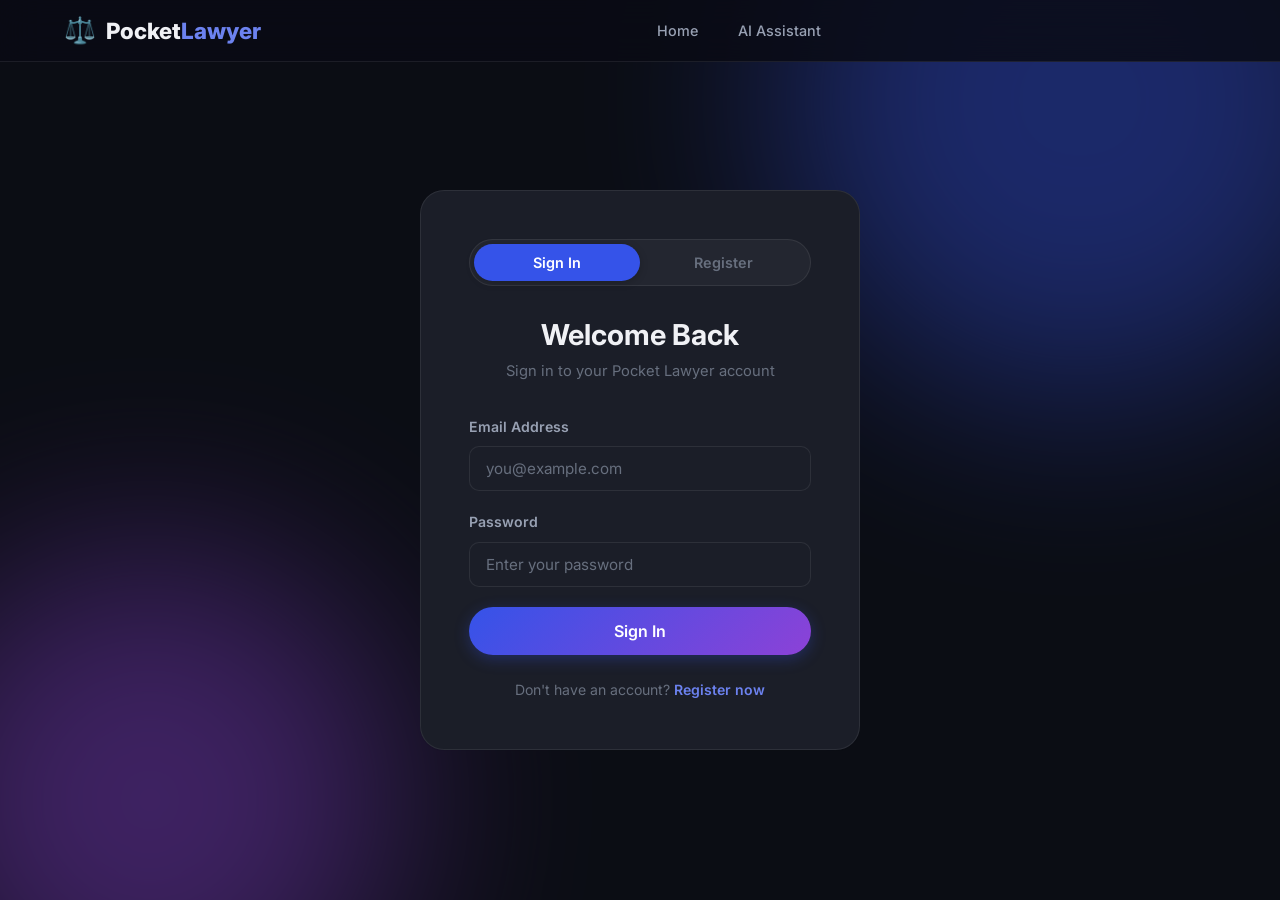
<file: frontend/legal_services.html>
<!DOCTYPE html>
<html lang="en">
<head>
  <meta charset="UTF-8">
  <meta name="viewport" content="width=device-width, initial-scale=1.0">
  <title>Legal Services Hub – Pocket Lawyer</title>
  <link rel="preconnect" href="https://fonts.googleapis.com">
  <link rel="preconnect" href="https://fonts.gstatic.com" crossorigin>
  <link href="https://fonts.googleapis.com/css2?family=Inter:wght@300;400;500;600;700;800;900&display=swap" rel="stylesheet">
  <link rel="stylesheet" href="css/style.css">
  <link rel="stylesheet" href="css/dashboard.css">
  <link rel="stylesheet" href="css/responsive.css">
  <style>
    .service-grid { display: grid; grid-template-columns: repeat(auto-fill, minmax(300px, 1fr)); gap: 24px; margin-top: 24px; }
    .service-card { background: var(--bg-card); border-radius: var(--radius-lg); padding: 24px; border: 1px solid var(--border-color); transition: var(--transition); display: flex; flex-direction: column; }
    .service-card:hover { transform: translateY(-4px); box-shadow: var(--shadow-lg); border-color: var(--primary-color); }
    .service-icon { font-size: 2.5rem; margin-bottom: 16px; }
    .pricing-tag { display: inline-block; padding: 4px 12px; background: var(--bg-body); border-radius: var(--radius-full); font-size: 0.85rem; font-weight: 600; margin-bottom: 12px; }
    .appointment-box { background: linear-gradient(135deg, var(--primary-color), var(--primary-dark)); color: white; padding: 32px; border-radius: var(--radius-lg); margin-bottom: 40px; display: flex; justify-content: space-between; align-items: center; box-shadow: var(--shadow-lg); }
    .appointment-box h2 { color: white; margin-bottom: 8px; }
    .appointment-box p { color: rgba(255,255,255,0.8); }
    
    .hidden { display: none !important; }
    .step-form { display: none; }
    .step-form.active { display: block; }
    .file-upload-zone { border: 2px dashed var(--border-color); padding: 30px; text-align: center; border-radius: var(--radius-md); cursor: pointer; transition: 0.2s; }
  </style>
</head>
<body>
  <nav class="navbar scrolled">
    <div class="nav-container">
      <a href="index.html" class="nav-logo">
        <span class="logo-icon">⚖️</span>
        <span class="logo-text">Pocket<span class="logo-accent">Lawyer</span></span>
      </a>
      <div class="nav-links">
        <a href="index.html" class="nav-link">Home</a>
        <a href="dashboard.html" class="nav-link">Dashboard</a>
        <a href="legal_services.html" class="nav-link active">Legal Services</a>
      </div>
      <div class="nav-actions">
        <a href="#" class="btn btn-ghost btn-sm" onclick="API.logout()">Logout</a>
      </div>
    </div>
  </nav>

  <div class="dashboard-layout">
    <aside class="dashboard-sidebar">
      <div class="sidebar-section">
        <div class="sidebar-label">Main</div>
        <a href="dashboard.html" class="sidebar-link"><span class="link-icon">📊</span> Overview</a>
        <a href="case.html" class="sidebar-link"><span class="link-icon">🧠</span> AI Assistant</a>
        <a href="legal_services.html" class="sidebar-link active"><span class="link-icon">🛡️</span> Legal Services</a>
      </div>
      <div class="sidebar-section">
        <div class="sidebar-label">My Records</div>
        <a href="vault.html" class="sidebar-link"><span class="link-icon">📂</span> Digital Vault</a>
        <a href="discovery.html" class="sidebar-link"><span class="link-icon">🔍</span> Find a Lawyer</a>
      </div>
    </aside>

    <main class="dashboard-main">
      <div class="dashboard-header">
        <h1>Legal Services Hub</h1>
        <p>Direct access to production legal tools</p>
      </div>

      <section>
        <div class="service-grid" id="service-list"></div>
      </section>

      <section style="margin-top:48px;">
        <h2>Active Requests</h2>
        <div id="combined-list" class="case-list" style="margin-top:16px;"></div>
      </section>
    </main>
  </div>

  <!-- Shared Modal (Matches Case.html exactly) -->
  <div id="service-modal" class="modal-overlay hidden">
    <div class="modal-content" style="max-width:550px;">
      <div class="modal-header"><h3 id="modal-title">Service Details</h3><button class="modal-close" onclick="closeModals()">&times;</button></div>
      <form id="service-context-form" onsubmit="handleSharedServiceSubmit(event)">
        <div id="step-esign" class="step-form">
          <div class="form-group"><label>Full Name</label><input type="text" name="signerName" class="form-input" placeholder="As per Aadhaar"></div>
          <div class="form-group"><label>Aadhaar (Last 4 Digits)</label><input type="text" name="aadhaarLast4" class="form-input" maxlength="4" placeholder="XXXX"></div>
        </div>
        <div id="step-estamp" class="step-form">
          <div style="display:grid; grid-template-columns:1fr 1fr; gap:12px;">
            <div class="form-group"><label>State</label><select name="state" class="form-input"><option value="Delhi">Delhi</option><option value="Maharashtra">Maharashtra</option><option value="Karnataka">Karnataka</option></select></div>
            <div class="form-group"><label>Stamp Value (₹)</label><input type="number" name="value" class="form-input" placeholder="100, 500, etc."></div>
          </div>
          <div class="form-group"><label>First Party Name</label><input type="text" name="firstParty" class="form-input"></div>
          <div class="form-group"><label>Second Party Name</label><input type="text" name="secondParty" class="form-input"></div>
        </div>
        <div id="step-rent_agreement_residential" class="step-form">
          <div style="display:grid; grid-template-columns:1fr 1fr; gap:12px;">
            <input type="text" name="landlord_name" class="form-input" placeholder="Landlord">
            <input type="text" name="tenant_name" class="form-input" placeholder="Tenant">
            <input type="number" name="rent_amount" class="form-input" placeholder="Monthly Rent (₹)">
            <input type="number" name="security_deposit" class="form-input" placeholder="Security Deposit (₹)">
            <input type="number" name="tenure_months" class="form-input" placeholder="Tenure (Months)">
            <input type="number" name="notice_period_days" class="form-input" placeholder="Notice Period (Days)">
            <input type="text" name="property_address" class="form-input" placeholder="Full Property Address" style="grid-column:span 2;">
          </div>
        </div>
        <div id="step-rent_agreement_commercial" class="step-form">
          <div style="display:grid; grid-template-columns:1fr 1fr; gap:12px;">
            <input type="text" name="landlord_name" class="form-input" placeholder="Lessor">
            <input type="text" name="tenant_name" class="form-input" placeholder="Lessee/Company">
            <input type="number" name="rent_amount" class="form-input" placeholder="Monthly Rent (₹)">
            <input type="number" name="security_deposit" class="form-input" placeholder="Security Deposit (₹)">
            <input type="number" name="tenure_months" class="form-input" placeholder="Tenure (Months)">
            <input type="number" name="escalation_rate" class="form-input" placeholder="Annual Escalation (%)">
            <input type="text" name="business_purpose" class="form-input" placeholder="Business Purpose (e.g. Retail)">
            <input type="text" name="property_address" class="form-input" placeholder="Commercial Address" style="grid-column:span 2;">
          </div>
        </div>
        <div id="step-affidavit" class="step-form">
          <div style="display:grid; grid-template-columns:2fr 1fr; gap:12px;">
            <div class="form-group"><label>Deponent Name</label><input type="text" name="name" class="form-input"></div>
            <div class="form-group"><label>Age</label><input type="number" name="age" class="form-input"></div>
          </div>
          <div class="form-group"><label>Father/Husband's Name</label><input type="text" name="father_husband_name" class="form-input"></div>
          <div class="form-group"><label>Affidavit Purpose</label><textarea name="statement_body" class="form-input" rows="2" placeholder="Describe the purpose..."></textarea></div>
        </div>
        <div id="step-legal_notice" class="step-form">
          <div class="form-group"><label>Opposing Party Name</label><input type="text" name="receiver_name" class="form-input"></div>
          <div style="display:grid; grid-template-columns:1fr 1fr; gap:12px;">
            <div class="form-group"><label>Demand Value (₹)</label><input type="number" name="demand_amount" class="form-input"></div>
            <div class="form-group"><label>Response Deadline (Days)</label><input type="number" name="notice_deadline_days" class="form-input" value="15"></div>
          </div>
          <div class="form-group"><label>Grievance Details</label><textarea name="grievance_details" class="form-input" rows="3" placeholder="Describe the dispute..."></textarea></div>
        </div>
        <div id="step-will" class="step-form">
          <div class="form-group"><label>Testator Name</label><input type="text" name="testator_name" class="form-input"></div>
          <div class="form-group"><label>Executor Name</label><input type="text" name="executor_name" class="form-input" placeholder="Person to manage the will"></div>
          <div class="form-group"><label>Beneficiaries & Assets</label><textarea name="beneficiary_details" class="form-input" rows="3" placeholder="List beneficiaries and their shares..."></textarea></div>
        </div>
        <div id="step-nda" class="step-form">
          <div class="form-group"><label>Second Party Name</label><input type="text" name="party_2_name" class="form-input"></div>
          <div style="display:grid; grid-template-columns:1fr 1fr; gap:12px;">
            <div class="form-group"><label>Secrecy Term (Years)</label><input type="number" name="secrecy_term_years" class="form-input" value="3"></div>
            <div class="form-group"><label>Purpose</label><input type="text" name="purpose" class="form-input" placeholder="e.g. M&A, Hiring"></div>
          </div>
        </div>
        <div id="step-gift_deed" class="step-form">
          <div class="form-group"><label>Recipient (Donee) Name</label><input type="text" name="donee_name" class="form-input"></div>
          <div style="display:grid; grid-template-columns:1fr 1fr; gap:12px;">
            <div class="form-group"><label>Asset Value (₹)</label><input type="number" name="asset_value" class="form-input"></div>
            <div class="form-group"><label>Asset Type</label><input type="text" name="gift_description" class="form-input" placeholder="e.g. Cash, Flat"></div>
          </div>
        </div>
        <div id="step-employment_contract" class="step-form">
          <div class="form-group"><label>Employer/Company</label><input type="text" name="employer_name" class="form-input"></div>
          <div style="display:grid; grid-template-columns:1fr 1fr; gap:12px;">
            <div class="form-group"><label>Salary (Annual)</label><input type="number" name="salary" class="form-input"></div>
            <div class="form-group"><label>Notice Period (Mo)</label><input type="number" name="notice_period_months" class="form-input" value="1"></div>
          </div>
        </div>
        <div id="step-poa" class="step-form">
          <div class="form-group"><label>Principal Name (Grantor)</label><input type="text" name="principal_name" class="form-input"></div>
          <div class="form-group"><label>Attorney Name (Grantee)</label><input type="text" name="attorney_name" class="form-input"></div>
          <div class="form-group"><label>Specific Powers Granted</label><textarea name="powers_context" class="form-input" rows="2" placeholder="e.g. To sell property X, to manage Bank Y..."></textarea></div>
        </div>
        <div id="step-kyc" class="step-form">
          <div class="alert alert-info">This will initiate a secure Video KYC session via Melento AI. Please keep your valid ID proofs ready.</div>
        </div>
        <div id="step-lawyer_appointment" class="step-form">
          <div class="form-group"><label>Case Category</label><input type="text" name="case_category" class="form-input" placeholder="e.g. Criminal, Family, Property"></div>
          <div class="form-group"><label>Brief Context</label><textarea name="brief_context" class="form-input" rows="3" placeholder="Describe your situation briefly..."></textarea></div>
          <div class="form-group"><label>Preferred Date</label><input type="date" name="preferred_date" class="form-input"></div>
        </div>
        <div id="step-upload" class="form-group hidden" style="margin-top:20px;">
          <label>Attach PDF</label>
          <input type="file" id="shared-file-input" class="form-input">
        </div>
        <div style="display:flex;gap:12px;margin-top:24px;"><button type="button" class="btn btn-ghost" onclick="closeModals()" style="flex:1;">Cancel</button><button type="submit" class="btn btn-primary" style="flex:2;">Confirm Action</button></div>
      </form>
    </div>
  </div>

  <div id="toast-container" class="toast-container"></div>

  <script src="js/api.js"></script>
  <script src="js/utils.js"></script>
  <script src="js/services_shared.js"></script>
  <script>
    document.addEventListener('DOMContentLoaded', async () => {
      if (!API.isLoggedIn()) window.location.href = 'login.html';
      loadServices();
      loadCombinedList();
    });

    async function loadServices() {
      const data = await API.listLegalServices();
      document.getElementById('service-list').innerHTML = data.map(s => `
        <div class="service-card">
          <div class="pricing-tag">${s.price}</div>
          <h3>${s.name}</h3>
          <p style="font-size:0.85rem; color:var(--text-muted); flex:1;">${s.desc}</p>
          <button class="btn btn-primary btn-sm" style="margin-top:20px;" onclick="SharedServices.openServiceModal('${s.id}')">
            ${s.id.startsWith('rent') ? 'Draft Now' : 'Initiate'}
          </button>
        </div>
      `).join('');
    }

    async function loadCombinedList() {
      const logs = await API.getServiceLogs();
      document.getElementById('combined-list').innerHTML = logs.map(l => `<div class="case-card"><h4>${l.service_type.toUpperCase()}</h4><p>${new Date(l.created_at).toLocaleString()}</p></div>`).join('') || '<div class="empty-state">No requests yet.</div>';
    }

    function closeModals() { document.getElementById('service-modal').classList.add('hidden'); }
  </script>
</body>
</html>
</file>
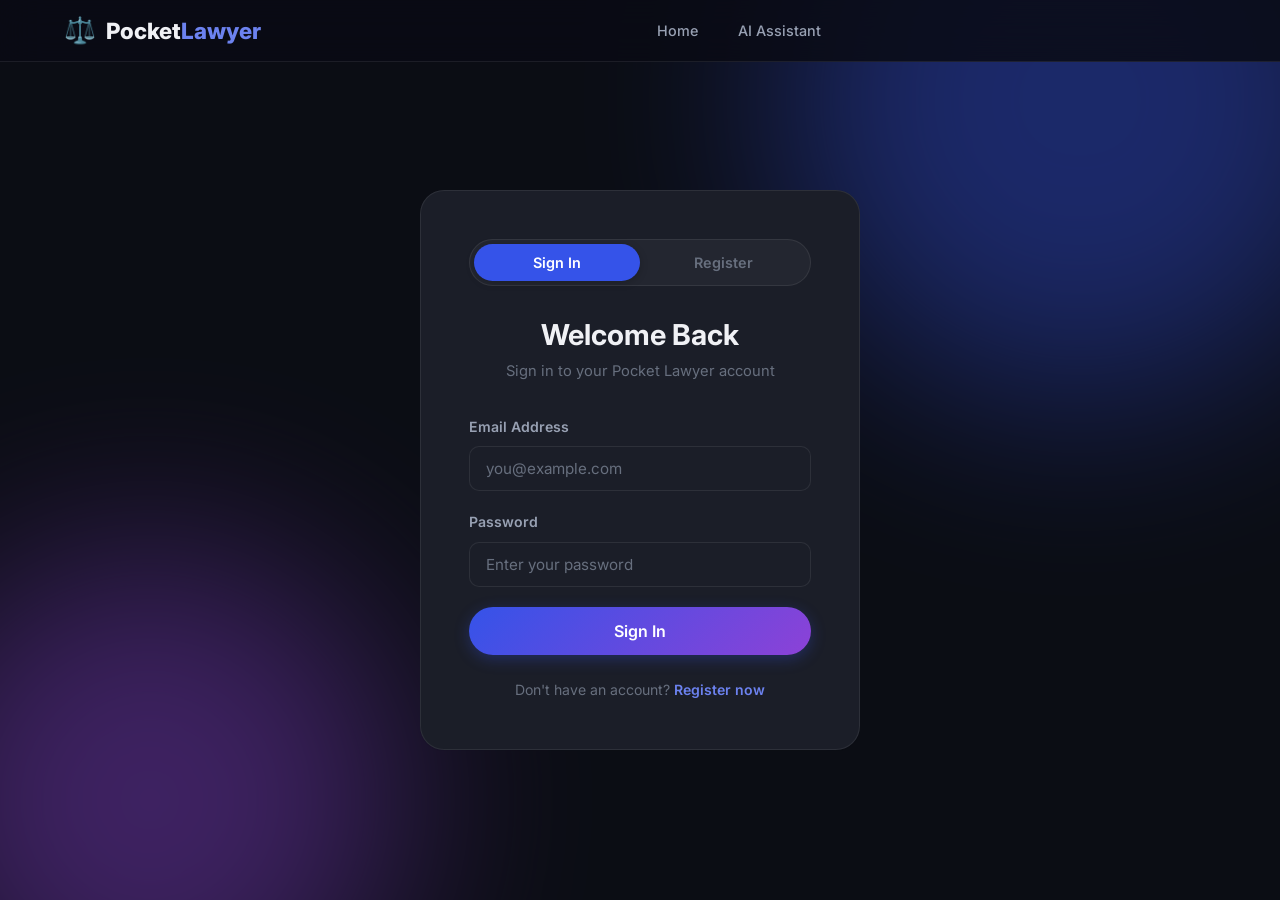
<file: frontend/login.html>
<!DOCTYPE html>
<html lang="en">
<head>
  <meta charset="UTF-8">
  <meta name="viewport" content="width=device-width, initial-scale=1.0">
  <title>Sign In – Pocket Lawyer</title>
  <link rel="preconnect" href="https://fonts.googleapis.com">
  <link rel="preconnect" href="https://fonts.gstatic.com" crossorigin>
  <link href="https://fonts.googleapis.com/css2?family=Inter:wght@300;400;500;600;700;800;900&display=swap" rel="stylesheet">
  <link rel="stylesheet" href="css/style.css">
  <link rel="stylesheet" href="css/dashboard.css">
  <link rel="stylesheet" href="css/responsive.css">
</head>
<body>
  <!-- Nav -->
  <nav class="navbar scrolled" id="main-nav">
    <div class="nav-container">
      <a href="index.html" class="nav-logo">
        <span class="logo-icon">⚖️</span>
        <span class="logo-text">Pocket<span class="logo-accent">Lawyer</span></span>
      </a>
      <div class="nav-links" id="nav-links">
        <a href="index.html" class="nav-link">Home</a>
        <a href="case.html" class="nav-link">AI Assistant</a>
      </div>
      <div class="nav-actions"></div>
      <button class="nav-toggle" id="nav-toggle" aria-label="Toggle menu"><span></span><span></span><span></span></button>
    </div>
  </nav>

  <div class="auth-page">
    <div class="hero-bg">
      <div class="hero-orb hero-orb-1"></div>
      <div class="hero-orb hero-orb-2"></div>
    </div>

    <div class="auth-card" id="auth-card">
      <!-- Tabs -->
      <div class="auth-tabs">
        <button class="auth-tab active" id="tab-login" onclick="showAuthTab('login')">Sign In</button>
        <button class="auth-tab" id="tab-register" onclick="showAuthTab('register')">Register</button>
      </div>

      <!-- Login Form -->
      <form id="login-form" onsubmit="handleLogin(event)">
        <h2>Welcome Back</h2>
        <p class="auth-subtitle">Sign in to your Pocket Lawyer account</p>

        <div class="form-group">
          <label class="form-label" for="login-email">Email Address</label>
          <input type="email" id="login-email" class="form-input" placeholder="you@example.com" required>
        </div>

        <div class="form-group">
          <label class="form-label" for="login-password">Password</label>
          <input type="password" id="login-password" class="form-input" placeholder="Enter your password" required>
        </div>

        <button type="submit" class="btn btn-primary btn-block btn-lg">Sign In</button>

        <div class="auth-footer">
          Don't have an account? <a href="#" onclick="showAuthTab('register')">Register now</a>
        </div>
      </form>

      <!-- Register Form -->
      <form id="register-form" style="display:none;" onsubmit="handleRegister(event)">
        <h2>Create Account</h2>
        <p class="auth-subtitle">Join Pocket Lawyer and manage your legal cases</p>

        <!-- Role Selection -->
        <label class="form-label">I am a...</label>
        <div class="role-selector" id="role-selector">
          <button type="button" class="role-option selected" data-role="client" onclick="selectRole('client')">
            <span class="role-icon">👤</span>
            <span class="role-name">Client</span>
          </button>
          <button type="button" class="role-option" data-role="lawyer" onclick="selectRole('lawyer')">
            <span class="role-icon">⚖️</span>
            <span class="role-name">Lawyer</span>
          </button>
        </div>

        <div class="form-group">
          <label class="form-label" for="reg-name">Full Name</label>
          <input type="text" id="reg-name" class="form-input" placeholder="Enter your full name" required>
        </div>

        <div class="form-group">
          <label class="form-label" for="reg-email">Email Address</label>
          <input type="email" id="reg-email" class="form-input" placeholder="you@example.com" required>
        </div>

        <div class="form-group">
          <label class="form-label" for="reg-password">Password</label>
          <input type="password" id="reg-password" class="form-input" placeholder="Create a strong password" required minlength="6">
        </div>

        <!-- Lawyer-specific fields -->
        <div id="lawyer-fields" style="display:none;">
          <div class="form-group">
            <label class="form-label" for="reg-specialization">Specialization</label>
            <select id="reg-specialization" class="form-select">
              <option value="">Select specialization</option>
              <option value="property">Property & Real Estate</option>
              <option value="family">Family Law</option>
              <option value="criminal">Criminal Law</option>
              <option value="corporate">Corporate & Business</option>
              <option value="labor">Labor & Employment</option>
              <option value="consumer">Consumer Rights</option>
              <option value="tax">Tax Law</option>
              <option value="civil">Civil Litigation</option>
              <option value="ip">Intellectual Property</option>
              <option value="other">Other</option>
            </select>
          </div>
          <div class="form-group">
            <label class="form-label" for="reg-experience">Years of Experience</label>
            <input type="number" id="reg-experience" class="form-input" placeholder="e.g. 5" min="0">
          </div>
          <div class="form-group">
            <label class="form-label" for="reg-bar-number">Bar Council Number</label>
            <input type="text" id="reg-bar-number" class="form-input" placeholder="Enter bar council registration number">
          </div>

          <!-- Practice Mode Toggle -->
          <label class="form-label">How will you practice?</label>
          <div class="role-selector" id="practice-selector">
            <button type="button" class="role-option selected" data-mode="private" onclick="selectPracticeMode('private')">
              <span class="role-icon">👤</span>
              <span class="role-name">Private</span>
            </button>
            <button type="button" class="role-option" data-mode="firm" onclick="selectPracticeMode('firm')">
              <span class="role-icon">🏢</span>
              <span class="role-name">Join a Firm</span>
            </button>
          </div>

          <!-- Invite Code (shown when "Join a Firm" selected) -->
          <div id="invite-code-field" style="display:none;">
            <div class="form-group">
              <label class="form-label" for="reg-invite-code">Firm Invite Code</label>
              <input type="text" id="reg-invite-code" class="form-input" placeholder="e.g., FIRM-K9X2AB" style="text-transform:uppercase;letter-spacing:2px;font-weight:600;">
              <p style="font-size:0.8rem;color:var(--text-muted);margin-top:4px;">Get this code from your firm's admin.</p>
            </div>
          </div>
        </div>

        <button type="submit" class="btn btn-primary btn-block btn-lg">Create Account</button>

        <div class="auth-footer">
          Already have an account? <a href="#" onclick="showAuthTab('login')">Sign in</a>
        </div>
      </form>
    </div>
  </div>

  <script src="js/api.js"></script>
  <script src="js/utils.js"></script>
  <script src="js/auth.js"></script>
  <script>
    // Check hash for register tab
    if (window.location.hash === '#register') showAuthTab('register');
  </script>
</body>
</html>
</file>
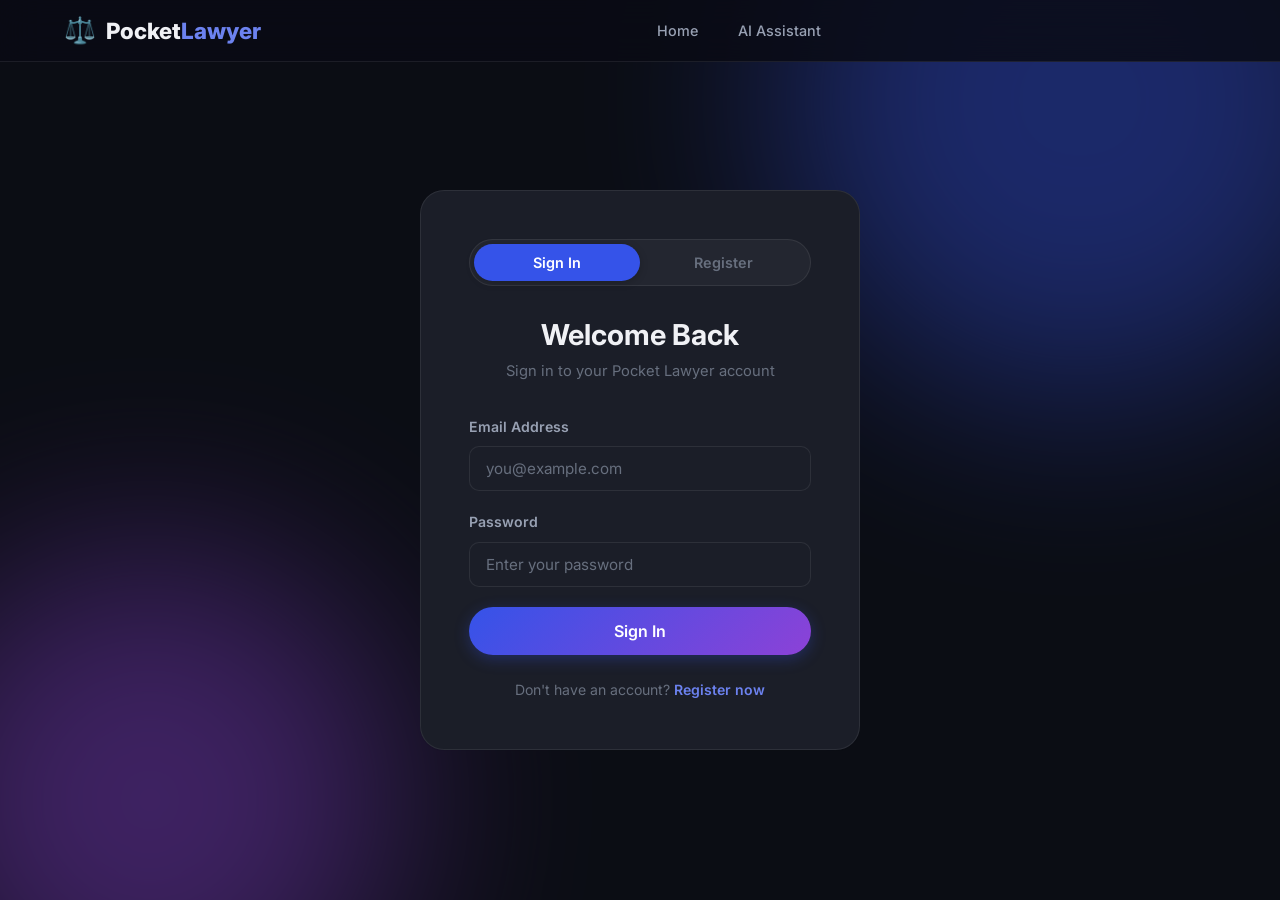
<file: frontend/profile.html>
<!DOCTYPE html>
<html lang="en">
<head>
  <meta charset="UTF-8">
  <meta name="viewport" content="width=device-width, initial-scale=1.0">
  <title>My Profile – Pocket Lawyer</title>
  <link rel="preconnect" href="https://fonts.googleapis.com">
  <link rel="preconnect" href="https://fonts.gstatic.com" crossorigin>
  <link href="https://fonts.googleapis.com/css2?family=Inter:wght@300;400;500;600;700;800;900&display=swap" rel="stylesheet">
  <link rel="stylesheet" href="css/style.css">
  <link rel="stylesheet" href="css/dashboard.css">
  <link rel="stylesheet" href="css/responsive.css">
  <style>
    .profile-container { max-width: 800px; margin-top: 24px; }
    .profile-card { background: var(--bg-surface); border-radius: var(--radius-lg); padding: 32px; border: 1px solid var(--border-color); }
    .profile-section { margin-bottom: 40px; }
    .profile-section h3 { font-size: 1.1rem; margin-bottom: 20px; color: var(--primary-light); display: flex; align-items: center; gap: 10px; }
    .form-grid { display: grid; grid-template-columns: 1fr 1fr; gap: 20px; }
    .full-width { grid-column: span 2; }
    .save-bar { position: sticky; bottom: 24px; background: rgba(10, 11, 20, 0.8); backdrop-filter: blur(10px); padding: 16px 24px; border-radius: var(--radius-full); border: 1px solid var(--border-color); display: flex; justify-content: space-between; align-items: center; margin-top: 40px; box-shadow: var(--shadow-lg); }
  </style>
</head>
<body>
  <nav class="navbar scrolled">
    <div class="nav-container">
      <a href="index.html" class="nav-logo">
        <span class="logo-icon">⚖️</span>
        <span class="logo-text">Pocket<span class="logo-accent">Lawyer</span></span>
      </a>
      <div class="nav-actions">
        <span class="btn btn-ghost" id="top-user-name"></span>
        <a href="#" class="btn btn-ghost btn-sm" onclick="API.logout()">Logout</a>
      </div>
    </div>
  </nav>

  <div class="dashboard-layout">
    <!-- Master Sidebar -->
    <aside class="dashboard-sidebar">
      <div class="sidebar-section">
        <div class="sidebar-label">Main</div>
        <a href="dashboard.html" class="sidebar-link">
          <span class="link-icon">📊</span> Overview
        </a>
        <a href="case.html" class="sidebar-link">
          <span class="link-icon">🧠</span> AI Copilot
        </a>
        <a href="legal_services.html" class="sidebar-link">
          <span class="link-icon">🛡️</span> Legal Services
        </a>
      </div>
      
      <div class="sidebar-section">
        <div class="sidebar-label">My Records</div>
        <a href="vault.html" class="sidebar-link">
          <span class="link-icon">📂</span> Digital Vault
        </a>
        <a href="discovery.html" class="sidebar-link">
          <span class="link-icon">🔍</span> Find a Lawyer
        </a>
      </div>

      <div class="sidebar-section">
        <div class="sidebar-label">Settings</div>
        <a href="profile.html" class="sidebar-link active">
          <span class="link-icon">⚙️</span> My Profile
        </a>
      </div>
    </aside>

    <main class="dashboard-main">
      <div class="dashboard-header">
        <div>
          <h1>My Profile</h1>
          <p>This information is used to auto-fill legal documents and notices.</p>
        </div>
      </div>

      <div class="profile-container">
        <form id="profile-form" onsubmit="handleProfileSave(event)">
            <div class="profile-card">
                <!-- Identity Section -->
                <div class="profile-section">
                    <h3><span>👤</span> Identity Details</h3>
                    <div class="form-grid">
                        <div class="form-group">
                            <label class="form-label">Full Name (Legal)</label>
                            <input type="text" name="full_name" class="form-input" placeholder="As per Identity Proof" required>
                        </div>
                        <div class="form-group">
                            <label class="form-label">Parent / Spouse Name</label>
                            <input type="text" name="parent_name" class="form-input" placeholder="S/o or D/o Name">
                        </div>
                        <div class="form-group">
                            <label class="form-label">Phone Number</label>
                            <input type="tel" name="phone" class="form-input" placeholder="+91 XXXXX XXXXX">
                        </div>
                        <div class="form-group">
                            <label class="form-label">Email Address</label>
                            <input type="email" name="email" class="form-input" placeholder="email@example.com">
                        </div>
                    </div>
                </div>

                <!-- KYC Section -->
                <div class="profile-section">
                    <h3><span>🛡️</span> Aadhaar / Identity</h3>
                    <div class="form-grid" style="grid-template-columns: 2fr 1fr;">
                        <div class="form-group">
                            <label class="form-label">Aadhaar Last 4 Digits</label>
                            <input type="text" name="aadhaar_last4" class="form-input" maxlength="4" placeholder="XXXX">
                        </div>
                    </div>
                </div>

                <!-- Permanent Address Section -->
                <div class="profile-section" style="margin-bottom:0;">
                    <h3><span>🏠</span> Permanent Address</h3>
                    <div class="form-grid">
                        <div class="form-group full-width">
                            <label class="form-label">House / Office Address</label>
                            <input type="text" name="address_line" class="form-input" placeholder="Line 1, Building, Street">
                        </div>
                        <div class="form-group">
                            <label class="form-label">City</label>
                            <input type="text" name="city" class="form-input" placeholder="City">
                        </div>
                        <div class="form-group">
                            <label class="form-label">State</label>
                            <select name="state" class="form-input">
                                <option value="Delhi">Delhi</option>
                                <option value="Maharashtra">Maharashtra</option>
                                <option value="Karnataka">Karnataka</option>
                                <option value="Uttar Pradesh">Uttar Pradesh</option>
                                <option value="Haryana">Haryana</option>
                            </select>
                        </div>
                        <div class="form-group">
                            <label class="form-label">Pincode</label>
                            <input type="text" name="pincode" class="form-input" placeholder="XXXXXX">
                        </div>
                    </div>
                </div>
            </div>

            <!-- Save Feedback Bar -->
            <div class="save-bar">
                <span style="font-size:0.85rem; color:var(--text-muted);">Last updated: <span id="last-updated">Never</span></span>
                <button type="submit" class="btn btn-primary">Save Profile Defaults</button>
            </div>
        </form>
      </div>
    </main>
  </div>

  <div id="toast-container" class="toast-container"></div>

  <script src="js/api.js"></script>
  <script src="js/utils.js"></script>
  <script>
    document.addEventListener('DOMContentLoaded', () => {
      if (!API.isLoggedIn()) window.location.href = 'login.html';
      const user = API.getUser();
      document.getElementById('top-user-name').innerText = `Hi, ${user.name}`;
      loadProfileData();
    });

    function loadProfileData() {
        const profile = JSON.parse(localStorage.getItem('pocket_lawyer_profile') || '{}');
        const form = document.getElementById('profile-form');
        
        // Populate fields
        for (const [key, value] of Object.entries(profile)) {
            const input = form.elements[key];
            if (input) input.value = value;
        }

        if (profile.updated_at) {
            document.getElementById('last-updated').innerText = new Date(profile.updated_at).toLocaleString();
        }
    }

    function handleProfileSave(e) {
        e.preventDefault();
        const formData = new FormData(e.target);
        const profile = Object.fromEntries(formData);
        profile.updated_at = new Date().toISOString();
        
        localStorage.setItem('pocket_lawyer_profile', JSON.stringify(profile));
        Utils.showToast('Profile defaults saved successfully!', 'success');
        document.getElementById('last-updated').innerText = new Date().toLocaleString();
    }
  </script>
</body>
</html>
</file>
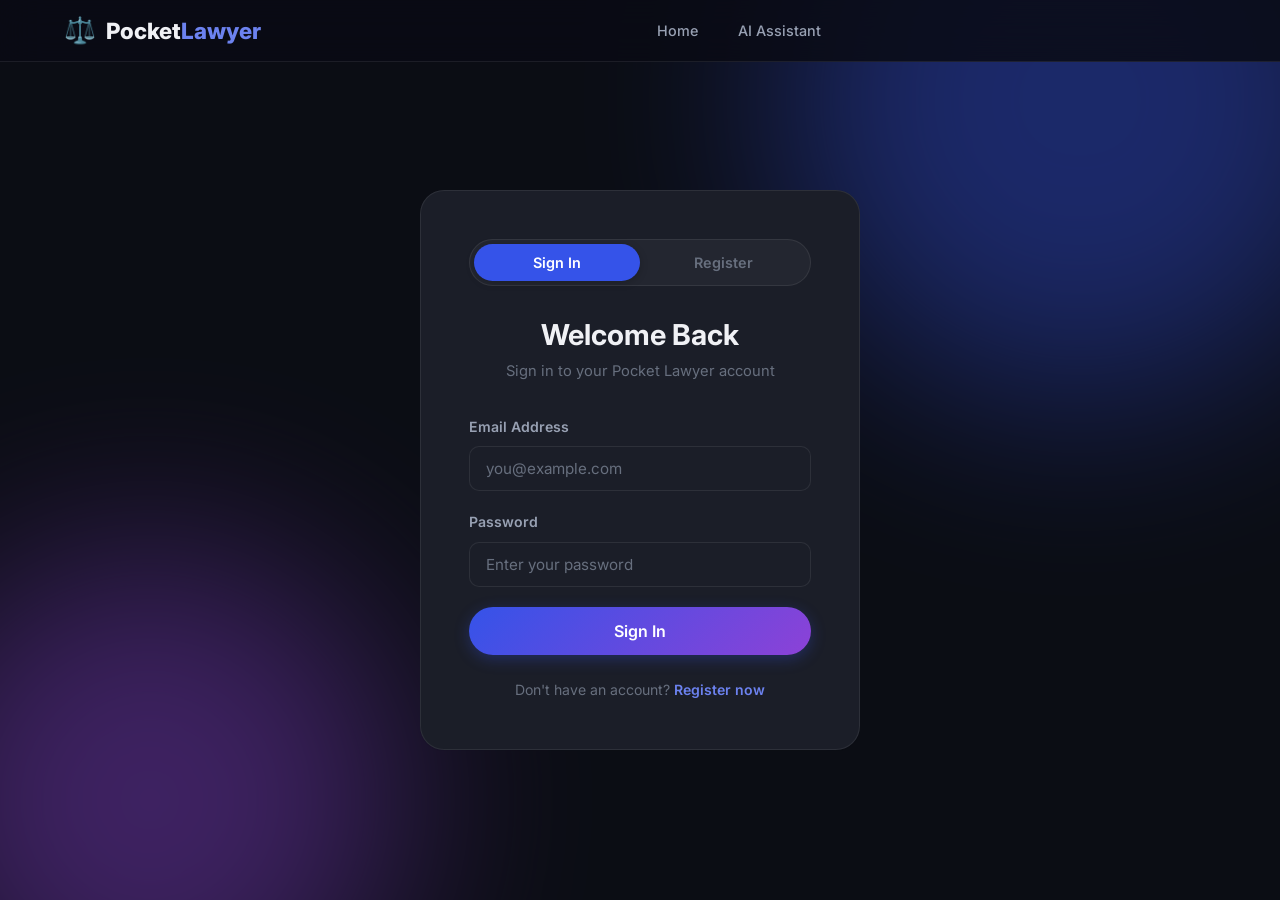
<file: frontend/vault.html>
<!DOCTYPE html>
<html lang="en">
<head>
  <meta charset="UTF-8">
  <meta name="viewport" content="width=device-width, initial-scale=1.0">
  <title>Digital Vault – Pocket Lawyer</title>
  <link rel="preconnect" href="https://fonts.googleapis.com">
  <link rel="preconnect" href="https://fonts.gstatic.com" crossorigin>
  <link href="https://fonts.googleapis.com/css2?family=Inter:wght@300;400;500;600;700;800;900&display=swap" rel="stylesheet">
  <link rel="stylesheet" href="css/style.css">
  <link rel="stylesheet" href="css/dashboard.css">
  <link rel="stylesheet" href="css/responsive.css">
  <style>
    .vault-grid { display: grid; grid-template-columns: repeat(auto-fill, minmax(280px, 1fr)); gap: 20px; margin-top: 24px; }
    .doc-card { background: var(--bg-surface); border-radius: var(--radius-lg); padding: 20px; border: 1px solid var(--border-color); transition: var(--transition); position: relative; overflow: hidden; }
    .doc-card:hover { transform: translateY(-4px); border-color: var(--primary); box-shadow: var(--shadow-lg); }
    .doc-icon { font-size: 2.5rem; margin-bottom: 16px; display: block; }
    .doc-type { font-size: 0.75rem; font-weight: 700; color: var(--text-muted); text-transform: uppercase; letter-spacing: 0.5px; margin-bottom: 4px; display: block; }
    .doc-title { font-size: 1.05rem; font-weight: 700; margin-bottom: 12px; color: var(--text-primary); }
    .doc-meta { display: flex; align-items: center; gap: 12px; font-size: 0.8rem; color: var(--text-secondary); margin-bottom: 20px; }
    .doc-actions { display: flex; gap: 8px; border-top: 1px solid var(--border-color); padding-top: 16px; }
    .status-pill { padding: 4px 10px; border-radius: var(--radius-full); font-size: 0.7rem; font-weight: 700; }
    .status-signed { background: rgba(52, 211, 153, 0.1); color: #34d399; }
    .status-draft { background: rgba(251, 191, 36, 0.1); color: #fbbf24; }
  </style>
</head>
<body>
  <nav class="navbar scrolled">
    <div class="nav-container">
      <a href="index.html" class="nav-logo">
        <span class="logo-icon">⚖️</span>
        <span class="logo-text">Pocket<span class="logo-accent">Lawyer</span></span>
      </a>
      <div class="nav-actions">
        <span class="btn btn-ghost" id="user-greeting"></span>
        <a href="#" class="btn btn-ghost btn-sm" onclick="API.logout()">Logout</a>
      </div>
    </div>
  </nav>

  <div class="dashboard-layout">
    <aside class="dashboard-sidebar">
      <div class="sidebar-section">
        <div class="sidebar-label">Main</div>
        <a href="dashboard.html" class="sidebar-link">
          <span class="link-icon">📊</span> Overview
        </a>
        <a href="case.html" class="sidebar-link">
          <span class="link-icon">🧠</span> AI Copilot
        </a>
        <a href="legal_services.html" class="sidebar-link">
          <span class="link-icon">🛡️</span> Legal Services
        </a>
      </div>
      
      <div class="sidebar-section">
        <div class="sidebar-label">My Records</div>
        <a href="vault.html" class="sidebar-link active">
          <span class="link-icon">📂</span> Digital Vault
        </a>
        <a href="discovery.html" class="sidebar-link">
          <span class="link-icon">🔍</span> Find a Lawyer
        </a>
      </div>
    </aside>

    <main class="dashboard-main">
      <div class="dashboard-header">
        <div>
          <h1>Digital Vault</h1>
          <p>Securely manage and verify your signed legal documents</p>
        </div>
        <div style="display:flex; gap:12px;">
            <button class="btn btn-ghost" onclick="location.href='legal_services.html'"><span>🛡️</span> New Service</button>
            <button class="btn btn-primary" onclick="alert('Upload to Vault coming soon!')"><span>📤</span> Upload Doc</button>
        </div>
      </div>

      <div class="filter-group" style="margin-bottom:24px;">
        <button class="filter-chip active">All Clips</button>
        <button class="filter-chip">Signed Docs</button>
        <button class="filter-chip">Drafts</button>
        <button class="filter-chip">Evidence</button>
      </div>

      <div id="vault-list" class="vault-grid"></div>
    </main>
  </div>

  <div id="toast-container" class="toast-container"></div>

  <script src="js/api.js"></script>
  <script src="js/utils.js"></script>
  <script>
    document.addEventListener('DOMContentLoaded', async () => {
      if (!API.isLoggedIn()) window.location.href = 'login.html';
      const user = API.getUser();
      document.getElementById('user-greeting').innerText = `Hi, ${user.name}`;
      loadVault();
    });

    async function loadVault() {
      const list = document.getElementById('vault-list');
      try {
        const logs = await API.getServiceLogs();
        
        const items = logs.map(l => {
          const details = JSON.parse(l.details || '{}');
          const isSigned = l.service_type === 'esign' || l.service_type === 'estamp';
          const filename = details.filename || (isSigned ? 'signed_doc_177.pdf' : null);
          const icon = l.service_type === 'rent_agreement' ? '🏠' : l.service_type === 'affidavit' ? '⚖️' : '📄';
          
          if (!filename) return '';

          return `
            <div class="doc-card">
              <span class="doc-icon">${icon}</span>
              <span class="doc-type">${l.service_type.replace('_', ' ')}</span>
              <h3 class="doc-title">${l.title || getServiceName(l.service_type)}</h3>
              <div class="doc-meta">
                <span>🗓️ ${new Date(l.created_at).toLocaleDateString()}</span>
                <span class="status-pill status-${isSigned ? 'signed' : 'draft'}">${isSigned ? 'SIGNED' : 'DRAFT'}</span>
              </div>
              <div class="doc-actions">
                <button class="btn btn-ghost btn-sm" style="flex:1;" onclick="triggerDownload('${API.getDownloadUrl(filename)}', '${filename}')">View</button>
                <button class="btn btn-ghost btn-sm" style="padding:8px;" title="Share Securely">🔗</button>
              </div>
            </div>
          `;
        }).join('');

        list.innerHTML = items || `
            <div style="grid-column: 1/-1; text-align: center; padding: 60px; background: var(--bg-surface); border-radius: 20px; border: 1px dashed var(--border-color);">
                <span style="font-size: 3rem; display: block; margin-bottom: 20px;">📂</span>
                <h3>Your Vault is Empty</h3>
                <p style="color: var(--text-muted);">Initiate a legal service to see your documents here.</p>
            </div>
        `;
      } catch (err) { Utils.showToast(err.message, 'error'); }
    }

    function getServiceName(id) {
      const names = { esign: 'Aadhaar eSign', estamp: 'Digital Stamp Paper', kyc: 'Video KYC', rent_agreement: 'Rent Agreement', affidavit: 'General Affidavit' };
      return names[id] || id;
    }

    function triggerDownload(url, filename) {
        const a = document.createElement('a');
        a.href = url;
        a.download = filename;
        document.body.appendChild(a); a.click();
        document.body.removeChild(a);
    }
  </script>
</body>
</html>
</file>
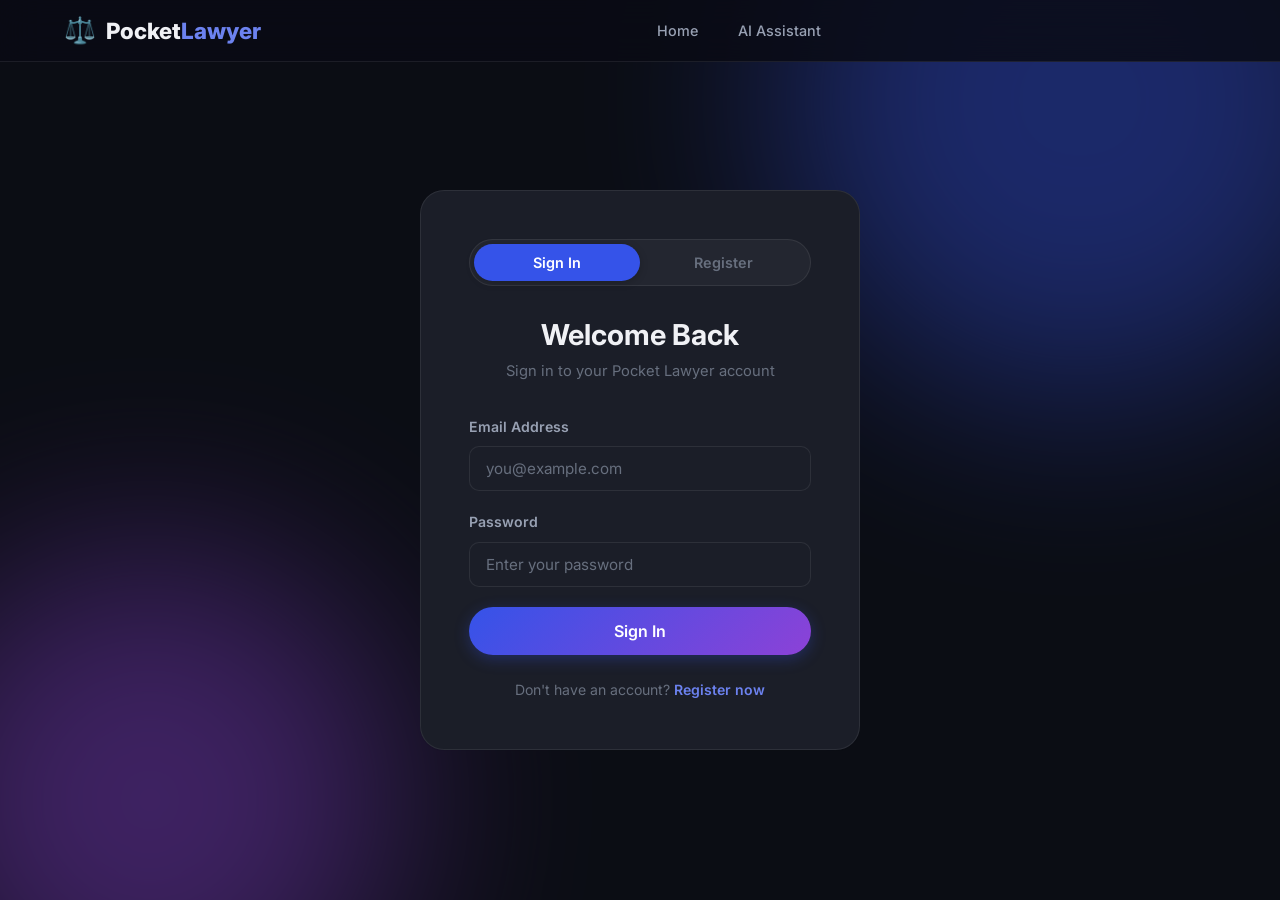
<file: frontend/workflow.html>
<!DOCTYPE html>
<html lang="en">
<head>
  <meta charset="UTF-8">
  <meta name="viewport" content="width=device-width, initial-scale=1.0">
  <title>Guided Workflow – Pocket Lawyer</title>
  <link rel="preconnect" href="https://fonts.googleapis.com">
  <link rel="preconnect" href="https://fonts.gstatic.com" crossorigin>
  <link href="https://fonts.googleapis.com/css2?family=Inter:wght@300;400;500;600;700;800;900&display=swap" rel="stylesheet">
  <link rel="stylesheet" href="css/style.css">
  <link rel="stylesheet" href="css/dashboard.css">
  <style>
    .wizard-layout { min-height: 100vh; display: flex; flex-direction: column; background: #05060a; }
    .wizard-nav { padding: 20px 40px; display: flex; justify-content: space-between; align-items: center; border-bottom: 1px solid var(--border-color); }
    .wizard-content { flex: 1; display: flex; align-items: center; justify-content: center; padding: 40px; }
    .wizard-card { width: 100%; max-width: 600px; background: var(--bg-surface); border-radius: var(--radius-lg); border: 1px solid var(--border-color); padding: 40px; position: relative; }
    .step-indicator { display: flex; gap: 8px; margin-bottom: 32px; }
    .step-dot { height: 4px; flex: 1; background: var(--border-color); border-radius: 2px; }
    .step-dot.active { background: var(--primary); }
    .wizard-footer { display: flex; justify-content: space-between; margin-top: 40px; padding-top: 24px; border-top: 1px solid var(--border-color); }
    .service-badge { background: rgba(99, 102, 241, 0.15); color: var(--primary-light); padding: 6px 12px; border-radius: 20px; font-size: 0.75rem; font-weight: 700; display: inline-block; margin-bottom: 12px; }
    .hidden { display: none !important; }
    input.form-input { font-size: 1.1rem; padding: 16px; }
  </style>
</head>
<body>
  <div class="wizard-layout">
    <nav class="wizard-nav">
      <a href="dashboard.html" class="nav-logo">
        <span class="logo-icon">⚖️</span>
        <span class="logo-text">Pocket<span class="logo-accent">Lawyer</span></span>
      </a>
      <a href="dashboard.html" class="btn btn-ghost btn-sm">✕ Exit Wizard</a>
    </nav>

    <main class="wizard-content">
      <div class="wizard-card" id="wizard-card">
        <!-- Step Indicator -->
        <div class="step-indicator">
          <div class="step-dot active" data-step="1"></div>
          <div class="step-dot" data-step="2"></div>
          <div class="step-dot" data-step="3"></div>
        </div>

        <!-- STEP 1: Case Details -->
        <div id="step-1" class="wizard-step">
          <span class="service-badge" id="service-badge">LEGAL NOTICE</span>
          <h2 style="font-size:1.8rem; margin-bottom:12px;">Let's verify the issue.</h2>
          <p style="color:var(--text-muted); margin-bottom:32px;">Review what we understood from your conversation.</p>
          
          <div class="form-group">
            <label class="form-label">Subject of Issue</label>
            <input type="text" id="input-issue" class="form-input" placeholder="e.g., Security deposit not returned">
          </div>
          <div class="form-group">
            <label class="form-label">Opposite Party Name</label>
            <input type="text" id="input-party" class="form-input" placeholder="e.g., Landlord Company Ltd.">
          </div>
          <div class="form-group" id="amount-group">
            <label class="form-label">Amount Involved (₹)</label>
            <input type="text" id="input-amount" class="form-input" placeholder="e.g., 50000">
          </div>
        </div>

        <!-- STEP 2: Identity (A USER) -->
        <div id="step-2" class="wizard-step hidden">
          <span class="service-badge">IDENTITY VERIFICATION</span>
          <h2 style="font-size:1.8rem; margin-bottom:12px;">Confirm your details.</h2>
          <p style="color:var(--text-muted); margin-bottom:32px;">This is your 'A-User' profile for all legal records.</p>
          
          <div class="form-grid" style="display:grid; grid-template-columns: 1fr; gap:16px;">
            <div class="form-group">
                <label class="form-label">Full Name (Legal)</label>
                <input type="text" id="input-user-name" class="form-input">
            </div>
            <div class="form-group">
                <label class="form-label">Street Address & Pincode</label>
                <input type="text" id="input-user-address" class="form-input">
            </div>
            <div style="font-size:0.8rem; color:var(--text-muted); padding:12px; background:var(--bg-elevated); border-radius:8px;">
                💡 Always verify your address. Legal notices are issued from this location.
            </div>
          </div>
        </div>

        <!-- STEP 3: Final Review -->
        <div id="step-3" class="wizard-step hidden">
          <span class="service-badge" style="background:rgba(34, 197, 94, 0.15); color:#22c55e;">READY TO EXECUTE</span>
          <h2 style="font-size:1.8rem; margin-bottom:12px;">Ready to proceed?</h2>
          <p style="color:var(--text-muted); margin-bottom:32px;">One final check before we generate your legal document.</p>
          
          <div style="background:var(--bg-elevated); padding:24px; border-radius:12px; border:1px solid var(--border-color);">
            <div style="display:flex; justify-content:space-between; align-items:center; margin-bottom:16px;">
                <span style="font-size:0.85rem; color:var(--text-muted);">Service Fee</span>
                <span style="font-weight:700; color:var(--primary-light);">₹299.00</span>
            </div>
            <div style="display:flex; justify-content:space-between; align-items:center;">
                <span style="font-size:0.85rem; color:var(--text-muted);">Delivery Method</span>
                <span style="font-weight:700;">Instant Digital Download</span>
            </div>
            <div style="margin-top:20px; padding-top:16px; border-top:1px solid var(--border-color);">
                <p style="font-size:0.8rem; line-height:1.5;">Notice issued by <strong><span id="review-sender">...</span></strong> to <strong><span id="review-receiver">...</span></strong> regarding <strong><span id="review-issue">...</span></strong>.</p>
            </div>
          </div>
        </div>

        <!-- FOOTER -->
        <div class="wizard-footer">
          <button id="btn-back" class="btn btn-ghost hidden" onclick="prevStep()">Back</button>
          <div style="flex:1;"></div>
          <button id="btn-next" class="btn btn-primary" onclick="nextStep()">Continue</button>
        </div>
      </div>
    </main>
  </div>

  <div id="toast-container" class="toast-container"></div>

  <script src="js/utils.js"></script>
  <script src="js/app_state.js"></script>
  <script>
    let currentStep = 1;
    let serviceKey = '';
    let instanceId = '';

    document.addEventListener('DOMContentLoaded', () => {
      const params = new URLSearchParams(window.location.search);
      serviceKey = params.get('service');
      instanceId = params.get('instance');

      if (!serviceKey) window.location.href = 'dashboard.html';

      // Load Data
      const mergedData = AppState.getMergedData(instanceId);
      console.log('Wizard: Hydrated with', mergedData);
      
      // Populate Step 1 Case Intro
      document.getElementById('service-badge').innerText = serviceKey.replace(/_/g, ' ').toUpperCase();
      document.getElementById('input-issue').value = mergedData.issue || '';
      document.getElementById('input-party').value = mergedData.opposite_party || '';
      document.getElementById('input-amount').value = mergedData.amount || mergedData.fine || '';

      // Populate Step 2 Identity
      document.getElementById('input-user-name').value = mergedData.full_name || '';
      document.getElementById('input-user-address').value = `${mergedData.address_line || ''} ${mergedData.city || ''} ${mergedData.pincode || ''}`.trim();
      
      updateUI();
    });

    function nextStep() {
        if (currentStep === 1) {
            updateTemporaryData();
            currentStep = 2;
        } else if (currentStep === 2) {
            updateReview();
            currentStep = 3;
        } else if (currentStep === 3) {
            handleComplete();
            return;
        }
        updateUI();
    }

    function prevStep() {
        if (currentStep > 1) currentStep--;
        updateUI();
    }

    function updateUI() {
        document.querySelectorAll('.wizard-step').forEach(s => s.classList.add('hidden'));
        const activeStep = document.getElementById(`step-${currentStep}`);
        if (activeStep) activeStep.classList.remove('hidden');

        document.querySelectorAll('.step-dot').forEach((d, idx) => {
            d.classList.toggle('active', idx < currentStep);
        });

        const btnBack = document.getElementById('btn-back');
        const btnNext = document.getElementById('btn-next');
        if (btnBack) btnBack.classList.toggle('hidden', currentStep === 1);
        if (btnNext) btnNext.innerText = currentStep === 3 ? 'Confirm & Execute' : 'Continue';
    }

    function updateTemporaryData() {
        if (!instanceId) return;
        const cart = AppState.getCart();
        const service = cart.services.find(s => s.instance_id == instanceId);
        if (service) {
            if (!service.data) service.data = {};
            service.data.issue = document.getElementById('input-issue').value;
            service.data.opposite_party = document.getElementById('input-party').value;
            service.data.amount = document.getElementById('input-amount').value;
            AppState.saveCart(cart);
        }
    }

    function updateReview() {
        const party = document.getElementById('input-party').value;
        const issue = document.getElementById('input-issue').value;
        const name = document.getElementById('input-user-name').value;
        
        document.getElementById('review-sender').innerText = name || 'User';
        document.getElementById('review-receiver').innerText = party || 'Opposite Party';
        document.getElementById('review-issue').innerText = issue || 'the reported issue';
    }

    function handleComplete() {
        const cart = AppState.getCart();
        const service = cart.services.find(s => s.instance_id == instanceId);
        if (service) {
            service.status = 'completed';
            service.updated_at = new Date().toISOString();
            AppState.saveCart(cart);
            Utils.showToast('Service executed successfully!', 'success');
            setTimeout(() => window.location.href = 'dashboard.html', 1500);
        } else {
            console.error('Wizard: Could not find service instance to complete', instanceId);
            Utils.showToast('Error finalizing service.', 'error');
        }
    }
  </script>
</body>
</html>
</file>
<file: frontend/css/style.css>
/* ============================================
   POCKET LAWYER - Design System & Core Styles
   ============================================ */

/* --- CSS Custom Properties --- */
:root {
  --primary: hsl(230, 80%, 56%);
  --primary-light: hsl(230, 80%, 68%);
  --primary-dark: hsl(230, 80%, 42%);
  --primary-glow: hsla(230, 80%, 56%, 0.3);
  --secondary: hsl(270, 65%, 55%);
  --secondary-light: hsl(270, 65%, 68%);
  --accent: hsl(170, 75%, 42%);
  --accent-light: hsl(170, 75%, 55%);
  --success: hsl(145, 65%, 42%);
  --warning: hsl(38, 92%, 52%);
  --danger: hsl(0, 72%, 52%);
  --danger-light: hsl(0, 72%, 62%);

  --bg-primary: hsl(225, 28%, 6%);
  --bg-secondary: hsl(225, 22%, 10%);
  --bg-surface: hsl(225, 20%, 13%);
  --bg-surface-hover: hsl(225, 20%, 16%);
  --bg-elevated: hsl(225, 18%, 17%);
  --bg-glass: rgba(255, 255, 255, 0.04);
  --bg-glass-hover: rgba(255, 255, 255, 0.08);

  --text-primary: hsl(220, 20%, 95%);
  --text-secondary: hsl(220, 15%, 65%);
  --text-muted: hsl(220, 10%, 45%);
  --text-accent: var(--primary-light);

  --border-color: rgba(255, 255, 255, 0.08);
  --border-hover: rgba(255, 255, 255, 0.15);
  --border-active: var(--primary);

  --radius-sm: 6px;
  --radius-md: 10px;
  --radius-lg: 16px;
  --radius-xl: 24px;
  --radius-full: 9999px;

  --shadow-sm: 0 2px 8px rgba(0,0,0,0.2);
  --shadow-md: 0 4px 16px rgba(0,0,0,0.3);
  --shadow-lg: 0 8px 32px rgba(0,0,0,0.4);
  --shadow-glow: 0 0 30px var(--primary-glow);

  --font-sans: 'Inter', -apple-system, BlinkMacSystemFont, 'Segoe UI', sans-serif;
  --transition: 0.3s cubic-bezier(0.4, 0, 0.2, 1);
  --transition-fast: 0.15s ease;
}

/* --- Reset & Base --- */
*, *::before, *::after { box-sizing: border-box; margin: 0; padding: 0; }

html {
  scroll-behavior: smooth;
  font-size: 16px;
  -webkit-font-smoothing: antialiased;
  -moz-osx-font-smoothing: grayscale;
}

body {
  font-family: var(--font-sans);
  background: var(--bg-primary);
  color: var(--text-primary);
  line-height: 1.6;
  overflow-x: hidden;
}

a { color: var(--text-accent); text-decoration: none; transition: color var(--transition-fast); }
a:hover { color: var(--primary-light); }

img { max-width: 100%; display: block; }
ul, ol { list-style: none; }

h1, h2, h3, h4, h5, h6 {
  line-height: 1.2;
  font-weight: 700;
  color: var(--text-primary);
}

::selection {
  background: var(--primary);
  color: white;
}

::-webkit-scrollbar { width: 8px; }
::-webkit-scrollbar-track { background: var(--bg-primary); }
::-webkit-scrollbar-thumb { background: var(--bg-elevated); border-radius: 4px; }
::-webkit-scrollbar-thumb:hover { background: var(--text-muted); }

/* --- Layout --- */
.container {
  max-width: 1200px;
  margin: 0 auto;
  padding: 0 24px;
}

.section {
  padding: 100px 0;
  position: relative;
}

.section-dark {
  background: var(--bg-secondary);
}

/* --- Navbar --- */
.navbar {
  position: fixed;
  top: 0;
  left: 0;
  right: 0;
  z-index: 1000;
  padding: 16px 0;
  transition: all var(--transition);
  background: transparent;
}

.navbar.scrolled {
  background: rgba(10, 11, 20, 0.85);
  backdrop-filter: blur(20px);
  -webkit-backdrop-filter: blur(20px);
  border-bottom: 1px solid var(--border-color);
  padding: 10px 0;
}

.nav-container {
  max-width: 1200px;
  margin: 0 auto;
  padding: 0 24px;
  display: flex;
  align-items: center;
  justify-content: space-between;
}

.nav-logo {
  display: flex;
  align-items: center;
  gap: 10px;
  font-size: 1.4rem;
  font-weight: 800;
  color: var(--text-primary);
  text-decoration: none;
}

.logo-icon { font-size: 1.6rem; }
.logo-accent { color: var(--primary-light); }

.nav-links {
  display: flex;
  align-items: center;
  gap: 8px;
}

.nav-link {
  padding: 8px 16px;
  border-radius: var(--radius-full);
  color: var(--text-secondary);
  font-size: 0.9rem;
  font-weight: 500;
  transition: all var(--transition-fast);
  text-decoration: none;
}

.nav-link:hover, .nav-link.active {
  color: var(--text-primary);
  background: var(--bg-glass-hover);
}

.nav-actions {
  display: flex;
  align-items: center;
  gap: 12px;
}

.nav-toggle {
  display: none;
  flex-direction: column;
  gap: 5px;
  background: none;
  border: none;
  cursor: pointer;
  padding: 4px;
}

.nav-toggle span {
  width: 24px;
  height: 2px;
  background: var(--text-primary);
  border-radius: 2px;
  transition: all var(--transition);
}

/* --- Buttons --- */
.btn {
  display: inline-flex;
  align-items: center;
  justify-content: center;
  gap: 8px;
  padding: 10px 24px;
  border-radius: var(--radius-full);
  font-family: var(--font-sans);
  font-size: 0.9rem;
  font-weight: 600;
  border: none;
  cursor: pointer;
  transition: all var(--transition);
  text-decoration: none;
  white-space: nowrap;
}

.btn-primary {
  background: linear-gradient(135deg, var(--primary), var(--secondary));
  color: white;
  box-shadow: 0 4px 15px var(--primary-glow);
}
.btn-primary:hover {
  transform: translateY(-2px);
  box-shadow: 0 6px 25px var(--primary-glow);
  color: white;
}

.btn-ghost {
  background: transparent;
  color: var(--text-secondary);
  border: 1px solid var(--border-color);
}
.btn-ghost:hover {
  background: var(--bg-glass-hover);
  color: var(--text-primary);
  border-color: var(--border-hover);
}

.btn-glass {
  background: var(--bg-glass);
  color: var(--text-primary);
  border: 1px solid var(--border-color);
  backdrop-filter: blur(10px);
}
.btn-glass:hover {
  background: var(--bg-glass-hover);
  border-color: var(--border-hover);
  transform: translateY(-2px);
  color: var(--text-primary);
}

.btn-outline {
  background: transparent;
  color: var(--primary-light);
  border: 1px solid var(--primary);
}
.btn-outline:hover {
  background: var(--primary);
  color: white;
}

.btn-danger {
  background: var(--danger);
  color: white;
}
.btn-danger:hover {
  background: var(--danger-light);
  transform: translateY(-2px);
  color: white;
}

.btn-success {
  background: var(--success);
  color: white;
}

.btn-sm { padding: 8px 18px; font-size: 0.85rem; }
.btn-lg { padding: 14px 32px; font-size: 1rem; }
.btn-block { width: 100%; }

/* --- Hero --- */
.hero {
  min-height: 100vh;
  display: flex;
  align-items: center;
  position: relative;
  overflow: hidden;
  padding-top: 80px;
}

.hero-bg {
  position: absolute;
  inset: 0;
  overflow: hidden;
}

.hero-orb {
  position: absolute;
  border-radius: 50%;
  filter: blur(100px);
  opacity: 0.4;
  animation: float 20s ease-in-out infinite;
}

.hero-orb-1 {
  width: 600px; height: 600px;
  background: var(--primary);
  top: -200px; right: -100px;
  animation-delay: 0s;
}

.hero-orb-2 {
  width: 500px; height: 500px;
  background: var(--secondary);
  bottom: -150px; left: -100px;
  animation-delay: -7s;
}

.hero-orb-3 {
  width: 300px; height: 300px;
  background: var(--accent);
  top: 50%; left: 50%;
  transform: translate(-50%, -50%);
  animation-delay: -14s;
  opacity: 0.2;
}

@keyframes float {
  0%, 100% { transform: translate(0, 0) scale(1); }
  33% { transform: translate(30px, -30px) scale(1.05); }
  66% { transform: translate(-20px, 20px) scale(0.95); }
}

.hero-content {
  position: relative;
  z-index: 1;
  text-align: center;
  max-width: 800px;
  margin: 0 auto;
}

.hero-badge {
  display: inline-flex;
  align-items: center;
  gap: 8px;
  padding: 8px 20px;
  background: var(--bg-glass);
  border: 1px solid var(--border-color);
  border-radius: var(--radius-full);
  font-size: 0.85rem;
  color: var(--text-secondary);
  margin-bottom: 32px;
  backdrop-filter: blur(10px);
  animation: fadeInDown 0.8s ease;
}

.hero-title {
  font-size: clamp(2.5rem, 6vw, 4.2rem);
  font-weight: 900;
  line-height: 1.1;
  margin-bottom: 24px;
  animation: fadeInUp 0.8s ease 0.2s both;
}

.gradient-text {
  background: linear-gradient(135deg, var(--primary-light), var(--accent-light), var(--secondary-light));
  -webkit-background-clip: text;
  -webkit-text-fill-color: transparent;
  background-clip: text;
}

.hero-subtitle {
  font-size: 1.15rem;
  color: var(--text-secondary);
  max-width: 600px;
  margin: 0 auto 40px;
  line-height: 1.7;
  animation: fadeInUp 0.8s ease 0.4s both;
}

.hero-cta {
  display: flex;
  gap: 16px;
  justify-content: center;
  flex-wrap: wrap;
  margin-bottom: 60px;
  animation: fadeInUp 0.8s ease 0.6s both;
}

.hero-stats {
  display: flex;
  justify-content: center;
  gap: 48px;
  animation: fadeInUp 0.8s ease 0.8s both;
}

.stat-item { text-align: center; }

.stat-number {
  display: block;
  font-size: 2rem;
  font-weight: 800;
  color: var(--primary-light);
}

.stat-label {
  font-size: 0.85rem;
  color: var(--text-muted);
  margin-top: 4px;
}

/* --- Section Headers --- */
.section-header {
  text-align: center;
  max-width: 600px;
  margin: 0 auto 64px;
}

.section-badge {
  display: inline-block;
  padding: 6px 16px;
  background: linear-gradient(135deg, var(--primary-glow), rgba(139, 92, 246, 0.15));
  border: 1px solid var(--primary);
  border-radius: var(--radius-full);
  font-size: 0.8rem;
  font-weight: 600;
  color: var(--primary-light);
  text-transform: uppercase;
  letter-spacing: 1px;
  margin-bottom: 20px;
}

.section-title {
  font-size: clamp(2rem, 4vw, 2.8rem);
  margin-bottom: 16px;
}

.section-subtitle {
  font-size: 1.05rem;
  color: var(--text-secondary);
  line-height: 1.7;
}

/* --- Problem Cards --- */
.problem-grid {
  display: grid;
  grid-template-columns: repeat(auto-fit, minmax(260px, 1fr));
  gap: 24px;
}

.problem-card {
  background: var(--bg-surface);
  border: 1px solid var(--border-color);
  border-radius: var(--radius-lg);
  padding: 32px;
  transition: all var(--transition);
}

.problem-card:hover {
  transform: translateY(-4px);
  border-color: var(--danger);
  box-shadow: 0 8px 30px rgba(220, 38, 38, 0.1);
}

.problem-icon {
  font-size: 2.2rem;
  margin-bottom: 16px;
}

.problem-card h3 {
  font-size: 1.15rem;
  margin-bottom: 10px;
}

.problem-card p {
  color: var(--text-secondary);
  font-size: 0.92rem;
  line-height: 1.6;
}

/* --- Layer Cards --- */
.layers-grid {
  display: grid;
  grid-template-columns: repeat(auto-fit, minmax(320px, 1fr));
  gap: 28px;
}

.layer-card {
  background: var(--bg-surface);
  border: 1px solid var(--border-color);
  border-radius: var(--radius-xl);
  padding: 40px;
  position: relative;
  overflow: hidden;
  transition: all var(--transition);
}

.layer-card::before {
  content: '';
  position: absolute;
  top: 0; left: 0; right: 0;
  height: 3px;
  border-radius: var(--radius-xl) var(--radius-xl) 0 0;
}

.layer-1::before { background: linear-gradient(90deg, var(--primary), var(--secondary)); }
.layer-2::before { background: linear-gradient(90deg, var(--secondary), var(--accent)); }
.layer-3::before { background: linear-gradient(90deg, var(--accent), var(--primary)); }

.layer-card:hover {
  transform: translateY(-6px);
  box-shadow: var(--shadow-lg);
  border-color: var(--border-hover);
}

.layer-number {
  font-size: 4rem;
  font-weight: 900;
  color: rgba(255,255,255,0.03);
  position: absolute;
  top: 16px; right: 24px;
  line-height: 1;
}

.layer-icon {
  font-size: 2.5rem;
  margin-bottom: 20px;
}

.layer-card h3 {
  font-size: 1.3rem;
  margin-bottom: 12px;
}

.layer-card p {
  color: var(--text-secondary);
  font-size: 0.95rem;
  line-height: 1.7;
  margin-bottom: 20px;
}

.layer-output {
  padding: 12px 16px;
  background: var(--bg-glass);
  border-radius: var(--radius-md);
  font-size: 0.88rem;
  border: 1px solid var(--border-color);
}

.output-label {
  font-weight: 700;
  color: var(--accent-light);
}

/* --- Feature Cards --- */
.features-grid {
  display: grid;
  grid-template-columns: repeat(auto-fit, minmax(320px, 1fr));
  gap: 24px;
}

.feature-card {
  background: var(--bg-surface);
  border: 1px solid var(--border-color);
  border-radius: var(--radius-lg);
  padding: 32px;
  transition: all var(--transition);
}

.feature-card:hover {
  transform: translateY(-4px);
  border-color: var(--primary);
  box-shadow: var(--shadow-glow);
}

.feature-icon-wrap {
  width: 56px; height: 56px;
  background: linear-gradient(135deg, var(--primary-glow), rgba(139,92,246,0.12));
  border-radius: var(--radius-md);
  display: flex;
  align-items: center;
  justify-content: center;
  font-size: 1.6rem;
  margin-bottom: 20px;
  border: 1px solid rgba(99, 102, 241, 0.2);
}

.feature-card h3 {
  font-size: 1.1rem;
  margin-bottom: 10px;
}

.feature-card p {
  color: var(--text-secondary);
  font-size: 0.92rem;
  line-height: 1.6;
}

/* --- User Cards --- */
.users-grid {
  display: grid;
  grid-template-columns: repeat(auto-fit, minmax(300px, 1fr));
  gap: 28px;
  align-items: start;
}

.user-card {
  background: var(--bg-surface);
  border: 1px solid var(--border-color);
  border-radius: var(--radius-xl);
  padding: 36px;
  text-align: center;
  transition: all var(--transition);
}

.user-card:hover {
  transform: translateY(-4px);
  border-color: var(--border-hover);
}

.user-card-featured {
  border-color: var(--primary);
  box-shadow: var(--shadow-glow);
  position: relative;
}

.user-card-featured::before {
  content: 'Most Popular';
  position: absolute;
  top: -12px; left: 50%;
  transform: translateX(-50%);
  background: linear-gradient(135deg, var(--primary), var(--secondary));
  color: white;
  padding: 4px 16px;
  border-radius: var(--radius-full);
  font-size: 0.75rem;
  font-weight: 700;
  text-transform: uppercase;
  letter-spacing: 0.5px;
}

.user-icon {
  font-size: 3rem;
  margin-bottom: 16px;
}

.user-card h3 {
  font-size: 1.4rem;
  margin-bottom: 6px;
}

.user-role {
  color: var(--text-muted);
  font-size: 0.88rem;
  margin-bottom: 24px;
}

.user-capabilities {
  text-align: left;
  margin-bottom: 28px;
}

.user-capabilities li {
  padding: 8px 0;
  color: var(--text-secondary);
  font-size: 0.9rem;
  border-bottom: 1px solid var(--border-color);
  display: flex;
  align-items: center;
  gap: 10px;
}

.user-capabilities li::before {
  content: '✓';
  color: var(--accent);
  font-weight: 700;
}

.user-capabilities li:last-child { border-bottom: none; }

/* --- CTA Section --- */
.cta-section {
  padding: 80px 0;
}

.cta-card {
  background: linear-gradient(135deg, var(--primary-dark), var(--secondary));
  border-radius: var(--radius-xl);
  padding: 64px;
  text-align: center;
  position: relative;
  overflow: hidden;
}

.cta-card::before {
  content: '';
  position: absolute;
  inset: 0;
  background: radial-gradient(circle at 30% 50%, rgba(255,255,255,0.1), transparent 50%);
}

.cta-card h2 {
  font-size: 2.2rem;
  margin-bottom: 12px;
  position: relative;
}

.cta-card p {
  color: rgba(255,255,255,0.8);
  font-size: 1.1rem;
  margin-bottom: 32px;
  position: relative;
}

.cta-buttons {
  display: flex;
  gap: 16px;
  justify-content: center;
  flex-wrap: wrap;
  position: relative;
}

.cta-buttons .btn-primary {
  background: white;
  color: var(--primary-dark);
  box-shadow: 0 4px 15px rgba(0,0,0,0.2);
}
.cta-buttons .btn-primary:hover { color: var(--primary-dark); }

/* --- Footer --- */
.footer {
  background: var(--bg-secondary);
  border-top: 1px solid var(--border-color);
  padding: 64px 0 24px;
}

.footer-grid {
  display: grid;
  grid-template-columns: 2fr 1fr 1fr 1fr;
  gap: 40px;
  margin-bottom: 48px;
}

.footer-brand p {
  color: var(--text-muted);
  font-size: 0.9rem;
  margin-top: 12px;
  max-width: 280px;
}

.footer-links h4 {
  font-size: 0.9rem;
  font-weight: 700;
  margin-bottom: 16px;
  text-transform: uppercase;
  letter-spacing: 1px;
  color: var(--text-secondary);
}

.footer-links a {
  display: block;
  padding: 6px 0;
  color: var(--text-muted);
  font-size: 0.88rem;
  transition: color var(--transition-fast);
}

.footer-links a:hover { color: var(--text-primary); }

.footer-bottom {
  border-top: 1px solid var(--border-color);
  padding-top: 24px;
  text-align: center;
}

.footer-bottom p {
  color: var(--text-muted);
  font-size: 0.85rem;
}

/* --- Forms --- */
.form-group {
  margin-bottom: 20px;
}

.form-label {
  display: block;
  font-size: 0.88rem;
  font-weight: 600;
  color: var(--text-secondary);
  margin-bottom: 8px;
}

.form-input, .form-select, .form-textarea {
  width: 100%;
  padding: 12px 16px;
  background: var(--bg-surface);
  border: 1px solid var(--border-color);
  border-radius: var(--radius-md);
  color: var(--text-primary);
  font-family: var(--font-sans);
  font-size: 0.95rem;
  transition: all var(--transition-fast);
  outline: none;
}

.form-input:focus, .form-select:focus, .form-textarea:focus {
  border-color: var(--primary);
  box-shadow: 0 0 0 3px var(--primary-glow);
}

.form-input::placeholder { color: var(--text-muted); }

.form-textarea {
  resize: vertical;
  min-height: 100px;
}

/* --- Cards (General) --- */
.glass-card {
  background: var(--bg-glass);
  backdrop-filter: blur(20px);
  -webkit-backdrop-filter: blur(20px);
  border: 1px solid var(--border-color);
  border-radius: var(--radius-xl);
  padding: 40px;
}

/* --- Badges --- */
.badge {
  display: inline-flex;
  align-items: center;
  padding: 4px 12px;
  border-radius: var(--radius-full);
  font-size: 0.75rem;
  font-weight: 600;
  text-transform: uppercase;
  letter-spacing: 0.5px;
}

.badge-success { background: rgba(34,197,94,0.15); color: var(--success); }
.badge-warning { background: rgba(234,179,8,0.15); color: var(--warning); }
.badge-danger { background: rgba(220,38,38,0.15); color: var(--danger); }
.badge-info { background: var(--primary-glow); color: var(--primary-light); }
.badge-neutral { background: var(--bg-glass); color: var(--text-secondary); }

/* --- Animations --- */
@keyframes fadeInUp {
  from { opacity: 0; transform: translateY(30px); }
  to { opacity: 1; transform: translateY(0); }
}

@keyframes fadeInDown {
  from { opacity: 0; transform: translateY(-20px); }
  to { opacity: 1; transform: translateY(0); }
}

@keyframes fadeIn {
  from { opacity: 0; }
  to { opacity: 1; }
}

@keyframes slideInRight {
  from { opacity: 0; transform: translateX(30px); }
  to { opacity: 1; transform: translateX(0); }
}

@keyframes pulse {
  0%, 100% { opacity: 1; }
  50% { opacity: 0.5; }
}

@keyframes spin {
  to { transform: rotate(360deg); }
}

.animate-in {
  animation: fadeInUp 0.6s ease both;
}

/* --- Toast --- */
.toast-container {
  position: fixed;
  top: 80px; right: 24px;
  z-index: 9999;
  display: flex;
  flex-direction: column;
  gap: 10px;
}

.toast {
  background: var(--bg-elevated);
  border: 1px solid var(--border-color);
  border-radius: var(--radius-md);
  padding: 14px 20px;
  min-width: 300px;
  display: flex;
  align-items: center;
  gap: 12px;
  animation: slideInRight 0.4s ease;
  box-shadow: var(--shadow-lg);
}

.toast-success { border-left: 3px solid var(--success); }
.toast-error { border-left: 3px solid var(--danger); }
.toast-info { border-left: 3px solid var(--primary); }

/* --- Modal --- */
.modal-overlay {
  position: fixed;
  inset: 0;
  background: rgba(0,0,0,0.6);
  backdrop-filter: blur(8px);
  z-index: 5000;
  display: flex;
  align-items: center;
  justify-content: center;
  padding: 24px;
  animation: fadeIn 0.2s ease;
}

.modal-overlay.hidden { display: none; }

.modal-content {
  background: var(--bg-surface);
  border: 1px solid var(--border-color);
  border-radius: var(--radius-xl);
  max-width: 520px;
  width: 100%;
  max-height: 85vh;
  overflow-y: auto;
  padding: 36px;
  animation: fadeInUp 0.3s ease;
}

.modal-header {
  display: flex;
  align-items: center;
  justify-content: space-between;
  margin-bottom: 24px;
}

.modal-header h3 { font-size: 1.3rem; }

.modal-close {
  background: none;
  border: none;
  color: var(--text-muted);
  font-size: 1.5rem;
  cursor: pointer;
  padding: 4px;
  transition: color var(--transition-fast);
}

.modal-close:hover { color: var(--text-primary); }

/* --- Utility --- */
.hidden { display: none !important; }
.text-center { text-align: center; }
.text-muted { color: var(--text-muted); }
.mt-4 { margin-top: 16px; }
.mt-8 { margin-top: 32px; }
.mb-4 { margin-bottom: 16px; }
.mb-8 { margin-bottom: 32px; }
.flex { display: flex; }
.flex-col { flex-direction: column; }
.items-center { align-items: center; }
.justify-between { justify-content: space-between; }
.gap-2 { gap: 8px; }
.gap-4 { gap: 16px; }
/* --- Service Catalog (Landing Page) --- */
.service-catalog-grid {
  display: grid;
  grid-template-columns: repeat(auto-fit, minmax(280px, 1fr));
  gap: 24px;
  margin-top: 48px;
}

.svc-card {
  background: var(--bg-surface);
  border: 1px solid var(--border-color);
  border-radius: var(--radius-lg);
  padding: 32px;
  transition: all var(--transition);
  display: flex;
  flex-direction: column;
  text-align: left;
  position: relative;
  overflow: hidden;
}

.svc-card:hover {
  transform: translateY(-8px);
  border-color: var(--primary);
  box-shadow: var(--shadow-glow);
}

.svc-price-badge {
  position: absolute;
  top: 24px;
  right: 24px;
  background: var(--bg-glass);
  border: 1px solid var(--border-color);
  padding: 4px 12px;
  border-radius: var(--radius-full);
  font-size: 0.8rem;
  font-weight: 700;
  color: var(--primary-light);
}

.svc-icon {
  font-size: 2.2rem;
  margin-bottom: 20px;
}

.svc-card h3 {
  font-size: 1.15rem;
  margin-bottom: 12px;
}

.svc-card p {
  font-size: 0.9rem;
  color: var(--text-secondary);
  line-height: 1.6;
  margin-bottom: 24px;
  flex: 1;
}

.svc-card .btn {
  justify-content: center;
}
</file>
<file: frontend/css/responsive.css>
/* ============================================
   RESPONSIVE STYLES
   ============================================ */

@media (max-width: 1024px) {
  .footer-grid {
    grid-template-columns: 1fr 1fr;
    gap: 32px;
  }

  .dashboard-sidebar {
    transform: translateX(-100%);
  }

  .dashboard-sidebar.open {
    transform: translateX(0);
    box-shadow: var(--shadow-lg);
  }

  .dashboard-main {
    margin-left: 0;
  }

  .chat-sidebar {
    transform: translateX(-100%);
  }

  .chat-sidebar.open {
    transform: translateX(0);
    box-shadow: var(--shadow-lg);
    z-index: 200;
  }

  .chat-main {
    margin-left: 0;
  }

  .layers-grid {
    grid-template-columns: 1fr;
  }
}

@media (max-width: 768px) {
  .nav-links {
    display: none;
    position: fixed;
    top: 64px;
    left: 0;
    right: 0;
    background: rgba(10, 11, 20, 0.95);
    backdrop-filter: blur(20px);
    flex-direction: column;
    padding: 24px;
    border-bottom: 1px solid var(--border-color);
    gap: 4px;
  }

  .nav-links.open {
    display: flex;
    animation: fadeInDown 0.3s ease;
  }

  .nav-actions {
    display: none;
  }

  .nav-toggle {
    display: flex;
  }

  .hero-title {
    font-size: 2.2rem;
  }

  .hero-stats {
    gap: 24px;
  }

  .stat-number {
    font-size: 1.5rem;
  }

  .section {
    padding: 64px 0;
  }

  .section-title {
    font-size: 1.8rem;
  }

  .problem-grid {
    grid-template-columns: 1fr;
  }

  .features-grid {
    grid-template-columns: 1fr;
  }

  .users-grid {
    grid-template-columns: 1fr;
  }

  .cta-card {
    padding: 40px 24px;
  }

  .cta-card h2 {
    font-size: 1.6rem;
  }

  .footer-grid {
    grid-template-columns: 1fr;
    gap: 24px;
  }

  .dashboard-header {
    flex-direction: column;
    align-items: flex-start;
  }

  .stats-grid {
    grid-template-columns: 1fr 1fr;
  }

  .case-meta {
    display: none;
  }

  .tabs {
    border-radius: var(--radius-md);
  }

  .tab-btn {
    padding: 8px 14px;
    font-size: 0.82rem;
  }

  .auth-card {
    padding: 32px 24px;
  }

  .role-selector {
    flex-direction: column;
  }

  .chat-message {
    max-width: 95%;
  }

  .wizard-progress {
    gap: 0;
  }

  .wizard-line {
    width: 30px;
  }

  .wizard-dot {
    width: 30px;
    height: 30px;
    font-size: 0.75rem;
  }

  .case-type-grid {
    grid-template-columns: repeat(auto-fill, minmax(140px, 1fr));
  }

  .lawyer-grid {
    grid-template-columns: 1fr;
  }

  .search-bar {
    flex-direction: column;
  }

  .dashboard-main {
    padding: 20px 16px;
  }

  .case-detail-header {
    padding: 20px;
  }

  .case-detail-meta {
    flex-direction: column;
    gap: 8px;
  }
}

@media (max-width: 480px) {
  .hero {
    padding-top: 100px;
  }

  .hero-cta {
    flex-direction: column;
    align-items: center;
  }

  .hero-stats {
    flex-direction: column;
    gap: 16px;
  }

  .stats-grid {
    grid-template-columns: 1fr;
  }

  .wizard-actions {
    flex-direction: column-reverse;
  }

  .wizard-actions .btn {
    width: 100%;
  }

  .filter-group {
    overflow-x: auto;
    flex-wrap: nowrap;
    padding-bottom: 8px;
  }

  .cta-buttons {
    flex-direction: column;
  }
}

/* --- Print Styles --- */
@media print {
  .navbar, .footer, .nav-toggle, .btn, .chat-input-area {
    display: none !important;
  }

  body {
    background: white;
    color: black;
  }

  .section, .dashboard-main {
    padding: 20px 0;
  }
}
</file>
<file: frontend/css/dashboard.css>
/* ============================================
   DASHBOARD & CASE MANAGEMENT STYLES
   ============================================ */

/* --- Auth Pages --- */
.auth-page {
  min-height: 100vh;
  display: flex;
  align-items: center;
  justify-content: center;
  padding: 80px 24px 40px;
  position: relative;
}

.auth-page .hero-bg { position: absolute; inset: 0; }

.auth-card {
  background: var(--bg-surface);
  backdrop-filter: blur(20px);
  border: 1px solid var(--border-color);
  border-radius: var(--radius-xl);
  padding: 48px;
  width: 100%;
  max-width: 440px;
  position: relative;
  z-index: 1;
  animation: fadeInUp 0.6s ease;
}

.auth-card h2 {
  font-size: 1.8rem;
  text-align: center;
  margin-bottom: 8px;
}

.auth-card .auth-subtitle {
  text-align: center;
  color: var(--text-muted);
  margin-bottom: 32px;
  font-size: 0.92rem;
}

.auth-tabs {
  display: flex;
  background: var(--bg-glass);
  border-radius: var(--radius-full);
  padding: 4px;
  margin-bottom: 32px;
  border: 1px solid var(--border-color);
}

.auth-tab {
  flex: 1;
  padding: 10px;
  text-align: center;
  border-radius: var(--radius-full);
  font-size: 0.9rem;
  font-weight: 600;
  cursor: pointer;
  transition: all var(--transition);
  color: var(--text-muted);
  background: none;
  border: none;
  font-family: var(--font-sans);
}

.auth-tab.active {
  background: var(--primary);
  color: white;
  box-shadow: var(--shadow-sm);
}

.role-selector {
  display: flex;
  gap: 10px;
  margin-bottom: 24px;
}

.role-option {
  flex: 1;
  padding: 14px 8px;
  background: var(--bg-glass);
  border: 2px solid var(--border-color);
  border-radius: var(--radius-md);
  text-align: center;
  cursor: pointer;
  transition: all var(--transition);
  font-family: var(--font-sans);
}

.role-option:hover { border-color: var(--border-hover); }
.role-option.selected { border-color: var(--primary); background: var(--primary-glow); }

.role-option .role-icon { font-size: 1.5rem; display: block; margin-bottom: 6px; }
.role-option .role-name { font-size: 0.82rem; font-weight: 600; color: var(--text-primary); }

.auth-divider {
  display: flex;
  align-items: center;
  gap: 16px;
  margin: 24px 0;
  color: var(--text-muted);
  font-size: 0.82rem;
}

.auth-divider::before, .auth-divider::after {
  content: '';
  flex: 1;
  height: 1px;
  background: var(--border-color);
}

.auth-footer {
  text-align: center;
  margin-top: 24px;
  color: var(--text-muted);
  font-size: 0.88rem;
}

.auth-footer a { color: var(--primary-light); font-weight: 600; }

/* --- Dashboard Layout --- */
.dashboard-layout {
  display: flex;
  min-height: 100vh;
  padding-top: 72px;
}

.dashboard-sidebar {
  width: 260px;
  background: var(--bg-secondary);
  border-right: 1px solid var(--border-color);
  padding: 24px 16px;
  position: fixed;
  top: 72px;
  bottom: 0;
  left: 0;
  overflow-y: auto;
  z-index: 100;
  transition: transform var(--transition);
}

.sidebar-section {
  margin-bottom: 32px;
}

.sidebar-label {
  font-size: 0.72rem;
  font-weight: 700;
  text-transform: uppercase;
  letter-spacing: 1.2px;
  color: var(--text-muted);
  padding: 0 12px;
  margin-bottom: 8px;
}

.sidebar-link {
  display: flex;
  align-items: center;
  gap: 12px;
  padding: 10px 12px;
  border-radius: var(--radius-md);
  color: var(--text-secondary);
  font-size: 0.9rem;
  font-weight: 500;
  transition: all var(--transition-fast);
  text-decoration: none;
  margin-bottom: 2px;
}

.sidebar-link:hover { background: var(--bg-glass-hover); color: var(--text-primary); }
.sidebar-link.active { background: var(--primary-glow); color: var(--primary-light); font-weight: 600; }

.sidebar-link .link-icon { font-size: 1.15rem; width: 24px; text-align: center; }

.sidebar-link .link-badge {
  margin-left: auto;
  background: var(--primary);
  color: white;
  padding: 2px 8px;
  border-radius: var(--radius-full);
  font-size: 0.72rem;
  font-weight: 700;
}

.dashboard-main {
  flex: 1;
  margin-left: 260px;
  padding: 32px;
  min-height: calc(100vh - 72px);
}

/* --- Dashboard Header --- */
.dashboard-header {
  display: flex;
  align-items: center;
  justify-content: space-between;
  margin-bottom: 32px;
  flex-wrap: wrap;
  gap: 16px;
}

.dashboard-header h1 {
  font-size: 1.8rem;
}

.dashboard-header p {
  color: var(--text-muted);
  font-size: 0.92rem;
  margin-top: 4px;
}

/* --- Stats Cards --- */
.stats-grid {
  display: grid;
  grid-template-columns: repeat(auto-fit, minmax(220px, 1fr));
  gap: 20px;
  margin-bottom: 32px;
}

.stat-card {
  background: var(--bg-surface);
  border: 1px solid var(--border-color);
  border-radius: var(--radius-lg);
  padding: 24px;
  transition: all var(--transition);
  position: relative;
  overflow: hidden;
}

.stat-card:hover {
  border-color: var(--border-hover);
  transform: translateY(-2px);
}

.stat-card-icon {
  width: 44px; height: 44px;
  border-radius: var(--radius-md);
  display: flex;
  align-items: center;
  justify-content: center;
  font-size: 1.3rem;
  margin-bottom: 16px;
}

.stat-card-icon.blue { background: var(--primary-glow); }
.stat-card-icon.green { background: rgba(34,197,94,0.15); }
.stat-card-icon.amber { background: rgba(234,179,8,0.15); }
.stat-card-icon.purple { background: rgba(139,92,246,0.15); }

.stat-card h3 {
  font-size: 2rem;
  font-weight: 800;
  margin-bottom: 4px;
}

.stat-card p {
  color: var(--text-muted);
  font-size: 0.85rem;
}

/* --- Case List --- */
.case-list {
  display: flex;
  flex-direction: column;
  gap: 12px;
}

.case-item {
  background: var(--bg-surface);
  border: 1px solid var(--border-color);
  border-radius: var(--radius-lg);
  padding: 20px 24px;
  display: flex;
  align-items: center;
  gap: 16px;
  transition: all var(--transition);
  cursor: pointer;
  text-decoration: none;
  color: inherit;
}

.case-item:hover {
  border-color: var(--primary);
  background: var(--bg-surface-hover);
  transform: translateX(4px);
  color: inherit;
}

.case-status-dot {
  width: 10px; height: 10px;
  border-radius: 50%;
  flex-shrink: 0;
}

.case-status-dot.active { background: var(--success); box-shadow: 0 0 8px var(--success); }
.case-status-dot.pending { background: var(--warning); box-shadow: 0 0 8px var(--warning); }
.case-status-dot.closed { background: var(--text-muted); }

.case-info { flex: 1; min-width: 0; }
.case-info h4 { font-size: 1rem; margin-bottom: 4px; white-space: nowrap; overflow: hidden; text-overflow: ellipsis; }
.case-info p { color: var(--text-muted); font-size: 0.82rem; }

.case-meta {
  display: flex;
  align-items: center;
  gap: 16px;
  flex-shrink: 0;
}

.case-date { color: var(--text-muted); font-size: 0.82rem; }

/* --- Case Detail --- */
.case-detail-header {
  background: var(--bg-surface);
  border: 1px solid var(--border-color);
  border-radius: var(--radius-xl);
  padding: 32px;
  margin-bottom: 24px;
}

.case-detail-header h1 {
  font-size: 1.6rem;
  margin-bottom: 8px;
}

.case-detail-meta {
  display: flex;
  gap: 20px;
  flex-wrap: wrap;
  margin-top: 16px;
}

.case-detail-meta .meta-item {
  display: flex;
  align-items: center;
  gap: 6px;
  color: var(--text-muted);
  font-size: 0.85rem;
}

/* --- Tabs --- */
.tabs {
  display: flex;
  gap: 4px;
  background: var(--bg-glass);
  border: 1px solid var(--border-color);
  border-radius: var(--radius-full);
  padding: 4px;
  margin-bottom: 24px;
  overflow-x: auto;
}

.tab-btn {
  padding: 10px 20px;
  border-radius: var(--radius-full);
  font-size: 0.88rem;
  font-weight: 500;
  color: var(--text-muted);
  background: none;
  border: none;
  cursor: pointer;
  transition: all var(--transition);
  font-family: var(--font-sans);
  white-space: nowrap;
}

.tab-btn:hover { color: var(--text-primary); }
.tab-btn.active { background: var(--primary); color: white; }

.tab-content { display: none; animation: fadeIn 0.3s ease; }
.tab-content.active { display: block; }

/* --- Timeline --- */
.timeline {
  position: relative;
  padding-left: 32px;
}

.timeline::before {
  content: '';
  position: absolute;
  left: 11px;
  top: 0;
  bottom: 0;
  width: 2px;
  background: var(--border-color);
}

.timeline-item {
  position: relative;
  padding-bottom: 28px;
}

.timeline-item:last-child { padding-bottom: 0; }

.timeline-dot {
  position: absolute;
  left: -27px;
  top: 4px;
  width: 14px; height: 14px;
  border-radius: 50%;
  background: var(--primary);
  border: 3px solid var(--bg-primary);
  z-index: 1;
}

.timeline-item.completed .timeline-dot { background: var(--success); }
.timeline-item.pending .timeline-dot { background: var(--warning); }

.timeline-content {
  background: var(--bg-surface);
  border: 1px solid var(--border-color);
  border-radius: var(--radius-md);
  padding: 16px 20px;
}

.timeline-content h4 { font-size: 0.95rem; margin-bottom: 4px; }
.timeline-content p { color: var(--text-muted); font-size: 0.85rem; }
.timeline-date { color: var(--text-muted); font-size: 0.78rem; margin-top: 8px; }

/* --- Document List --- */
.doc-list {
  display: flex;
  flex-direction: column;
  gap: 10px;
}

.doc-item {
  background: var(--bg-surface);
  border: 1px solid var(--border-color);
  border-radius: var(--radius-md);
  padding: 16px 20px;
  display: flex;
  align-items: center;
  gap: 14px;
  transition: all var(--transition-fast);
}

.doc-item:hover { border-color: var(--border-hover); }

.doc-icon {
  width: 42px; height: 42px;
  background: var(--primary-glow);
  border-radius: var(--radius-sm);
  display: flex;
  align-items: center;
  justify-content: center;
  font-size: 1.2rem;
  flex-shrink: 0;
}

.doc-info { flex: 1; }
.doc-info h4 { font-size: 0.92rem; margin-bottom: 2px; }
.doc-info p { color: var(--text-muted); font-size: 0.78rem; }

.doc-actions {
  display: flex;
  gap: 8px;
}

/* --- Chat / AI Assistant --- */
.chat-layout {
  display: flex;
  height: 100%;
}

.chat-sidebar {
  width: 280px;
  background: var(--bg-secondary);
  border-right: 1px solid var(--border-color);
  padding: 20px;
  display: flex;
  flex-direction: column;
  position: fixed;
  top: 72px;
  bottom: 0;
  left: 0;
  overflow-y: auto;
}

.chat-main {
  flex: 1;
  margin-left: 280px;
  display: flex;
  flex-direction: column;
  height: 100%;
  position: relative;
}

.chat-header {
  padding: 16px 24px;
  border-bottom: 1px solid var(--border-color);
  display: flex;
  align-items: center;
  justify-content: space-between;
}

.chat-disclaimer {
  background: rgba(234,179,8,0.1);
  border: 1px solid rgba(234,179,8,0.3);
  border-radius: var(--radius-md);
  padding: 10px 16px;
  margin: 16px 24px 0;
  font-size: 0.82rem;
  color: var(--warning);
  display: flex;
  align-items: center;
  gap: 8px;
}

.chat-messages {
  flex: 1;
  overflow-y: auto;
  padding: 24px;
  display: flex;
  flex-direction: column;
  gap: 16px;
}

.chat-message {
  display: flex;
  gap: 12px;
  max-width: 80%;
  animation: fadeInUp 0.3s ease;
}

.chat-message.user { align-self: flex-end; flex-direction: row-reverse; }
.chat-message.ai { align-self: flex-start; }

.chat-avatar {
  width: 36px; height: 36px;
  border-radius: 50%;
  display: flex;
  align-items: center;
  justify-content: center;
  font-size: 1rem;
  flex-shrink: 0;
}

.chat-message.user .chat-avatar { background: var(--primary); }
.chat-message.ai .chat-avatar { background: var(--accent); color: white; }

.chat-bubble {
  padding: 14px 18px;
  border-radius: var(--radius-lg);
  font-size: 0.92rem;
  line-height: 1.6;
}

.chat-message.user .chat-bubble {
  background: var(--primary);
  color: white;
  border-bottom-right-radius: 4px;
}

.chat-message.ai .chat-bubble {
  background: var(--bg-surface);
  border: 1px solid var(--border-color);
  border-bottom-left-radius: 4px;
  color: var(--text-primary);
}

.chat-input-area {
  padding: 16px 24px;
  border-top: 1px solid var(--border-color);
  background: var(--bg-secondary);
}

.chat-input-wrap {
  display: flex;
  gap: 10px;
  align-items: flex-end;
  max-width: 800px;
  margin: 0 auto;
}

.chat-attach-btn {
  background: none;
  border: none;
  font-size: 1.3rem;
  cursor: pointer;
  padding: 10px 4px;
  color: var(--text-muted);
  transition: all var(--transition);
  flex-shrink: 0;
}
.chat-attach-btn:hover { color: var(--primary); transform: scale(1.15); }

.chat-composer {
  flex: 1;
  background: var(--bg-surface);
  border: 1px solid var(--border-color);
  border-radius: var(--radius-lg);
  overflow: hidden;
  transition: border-color var(--transition);
}
.chat-composer:focus-within { border-color: var(--primary); }

.chat-input {
  width: 100%;
  padding: 14px 18px;
  background: transparent;
  border: none;
  color: var(--text-primary);
  font-family: var(--font-sans);
  font-size: 0.95rem;
  resize: none;
  outline: none;
  min-height: 48px;
  max-height: 120px;
}

/* File chip — sits inside the composer, above the textarea */
.chat-file-chip {
  display: flex;
  align-items: center;
  gap: 8px;
  padding: 8px 12px;
  margin: 8px 10px 0;
  background: var(--primary-glow);
  border: 1px solid rgba(99,102,241,0.25);
  border-radius: var(--radius-sm);
  animation: fadeInDown 0.2s ease;
  width: fit-content;
}
.chip-icon { font-size: 1rem; }
.chip-name { font-size: 0.82rem; font-weight: 600; max-width: 180px; overflow: hidden; text-overflow: ellipsis; white-space: nowrap; }
.chip-size { font-size: 0.72rem; color: var(--text-muted); }
.chip-remove {
  background: none; border: none; cursor: pointer;
  color: var(--text-muted); font-size: 0.85rem; padding: 0 2px;
  transition: color var(--transition);
}
.chip-remove:hover { color: var(--danger); }

@keyframes fadeInDown {
  from { opacity: 0; transform: translateY(-6px); }
  to { opacity: 1; transform: translateY(0); }
}

.chat-send-btn {
  width: 48px; height: 48px;
  background: var(--primary);
  border: none;
  border-radius: var(--radius-md);
  color: white;
  font-size: 1.2rem;
  cursor: pointer;
  transition: all var(--transition);
  display: flex;
  align-items: center;
  justify-content: center;
  flex-shrink: 0;
}

.chat-send-btn:hover { background: var(--primary-light); transform: scale(1.05); }

.typing-indicator {
  display: flex;
  gap: 4px;
  padding: 8px 0;
}

.typing-indicator span {
  width: 8px; height: 8px;
  background: var(--text-muted);
  border-radius: 50%;
  animation: pulse 1.4s ease-in-out infinite;
}

.typing-indicator span:nth-child(2) { animation-delay: 0.2s; }
.typing-indicator span:nth-child(3) { animation-delay: 0.4s; }

/* --- Conversation List --- */
.conv-list { flex: 1; overflow-y: auto; margin-top: 16px; }

.conv-item {
  padding: 12px;
  border-radius: var(--radius-md);
  cursor: pointer;
  transition: all var(--transition-fast);
  margin-bottom: 4px;
  border: 1px solid transparent;
}

.conv-item:hover { background: var(--bg-glass-hover); }
.conv-item.active { background: var(--primary-glow); border-color: var(--primary); }

.conv-item h4 { font-size: 0.88rem; margin-bottom: 2px; white-space: nowrap; overflow: hidden; text-overflow: ellipsis; }
.conv-item p { color: var(--text-muted); font-size: 0.75rem; }

/* --- Wizard Steps --- */
.wizard {
  max-width: 700px;
  margin: 0 auto;
}

.wizard-progress {
  display: flex;
  align-items: center;
  justify-content: center;
  gap: 0;
  margin-bottom: 48px;
}

.wizard-step-indicator {
  display: flex;
  align-items: center;
  gap: 0;
}

.wizard-dot {
  width: 36px; height: 36px;
  border-radius: 50%;
  background: var(--bg-surface);
  border: 2px solid var(--border-color);
  display: flex;
  align-items: center;
  justify-content: center;
  font-size: 0.82rem;
  font-weight: 700;
  color: var(--text-muted);
  transition: all var(--transition);
  position: relative;
}

.wizard-dot.active { border-color: var(--primary); color: var(--primary-light); background: var(--primary-glow); }
.wizard-dot.completed { border-color: var(--success); background: var(--success); color: white; }

.wizard-line {
  width: 60px; height: 2px;
  background: var(--border-color);
  transition: background var(--transition);
}

.wizard-line.completed { background: var(--success); }

.wizard-step { display: none; animation: fadeInUp 0.4s ease; }
.wizard-step.active { display: block; }

.wizard-step h2 {
  font-size: 1.5rem;
  text-align: center;
  margin-bottom: 8px;
}

.wizard-step .step-subtitle {
  text-align: center;
  color: var(--text-muted);
  margin-bottom: 32px;
}

.wizard-actions {
  display: flex;
  justify-content: space-between;
  margin-top: 32px;
  gap: 16px;
}

/* --- Case Type Selector --- */
.case-type-grid {
  display: grid;
  grid-template-columns: repeat(auto-fill, minmax(180px, 1fr));
  gap: 12px;
}

.case-type-option {
  padding: 20px;
  background: var(--bg-surface);
  border: 2px solid var(--border-color);
  border-radius: var(--radius-lg);
  text-align: center;
  cursor: pointer;
  transition: all var(--transition);
  font-family: var(--font-sans);
}

.case-type-option:hover { border-color: var(--border-hover); transform: translateY(-2px); }
.case-type-option.selected { border-color: var(--primary); background: var(--primary-glow); }

.case-type-option .type-icon { font-size: 2rem; margin-bottom: 10px; display: block; }
.case-type-option .type-name { font-size: 0.88rem; font-weight: 600; color: var(--text-primary); }

/* --- Lawyer Cards --- */
.lawyer-grid {
  display: grid;
  grid-template-columns: repeat(auto-fill, minmax(300px, 1fr));
  gap: 20px;
}

.lawyer-card {
  background: var(--bg-surface);
  border: 1px solid var(--border-color);
  border-radius: var(--radius-xl);
  padding: 28px;
  transition: all var(--transition);
}

.lawyer-card:hover {
  border-color: var(--primary);
  transform: translateY(-4px);
  box-shadow: var(--shadow-glow);
}

.lawyer-top {
  display: flex;
  align-items: center;
  gap: 16px;
  margin-bottom: 16px;
}

.lawyer-avatar {
  width: 56px; height: 56px;
  border-radius: 50%;
  background: linear-gradient(135deg, var(--primary), var(--secondary));
  display: flex;
  align-items: center;
  justify-content: center;
  font-size: 1.4rem;
  font-weight: 700;
  color: white;
  flex-shrink: 0;
}

.lawyer-name { font-size: 1.1rem; font-weight: 700; }
.lawyer-spec { color: var(--text-muted); font-size: 0.82rem; margin-top: 2px; }

.lawyer-stats {
  display: flex;
  gap: 16px;
  padding: 14px 0;
  border-top: 1px solid var(--border-color);
  border-bottom: 1px solid var(--border-color);
  margin-bottom: 16px;
}

.lawyer-stat { flex: 1; text-align: center; }
.lawyer-stat .stat-val { font-weight: 700; font-size: 1.05rem; color: var(--text-primary); }
.lawyer-stat .stat-lbl { font-size: 0.72rem; color: var(--text-muted); text-transform: uppercase; letter-spacing: 0.5px; }

/* --- Empty State --- */
.empty-state {
  text-align: center;
  padding: 64px 24px;
  color: var(--text-muted);
}

.empty-state .empty-icon {
  font-size: 4rem;
  margin-bottom: 20px;
  opacity: 0.5;
}

.empty-state h3 {
  font-size: 1.3rem;
  color: var(--text-secondary);
  margin-bottom: 8px;
}

.empty-state p {
  font-size: 0.92rem;
  max-width: 400px;
  margin: 0 auto 24px;
  line-height: 1.6;
}

/* --- Risk Assessment --- */
.risk-badge {
  display: inline-flex;
  align-items: center;
  gap: 6px;
  padding: 6px 14px;
  border-radius: var(--radius-full);
  font-size: 0.82rem;
  font-weight: 700;
}

.risk-low { background: rgba(34,197,94,0.15); color: #22c55e; }
.risk-medium { background: rgba(234,179,8,0.15); color: #eab308; }
.risk-high { background: rgba(220,38,38,0.15); color: #ef4444; }

/* --- Structured Case Profile --- */
.case-profile {
  background: var(--bg-surface);
  border: 1px solid var(--border-color);
  border-radius: var(--radius-lg);
  padding: 24px;
}

.case-profile-section {
  padding: 16px 0;
  border-bottom: 1px solid var(--border-color);
}

.case-profile-section:last-child { border-bottom: none; }

.case-profile-section h4 {
  font-size: 0.88rem;
  color: var(--text-muted);
  text-transform: uppercase;
  letter-spacing: 0.5px;
  margin-bottom: 8px;
}

/* --- Search & Filters --- */
.search-bar {
  display: flex;
  gap: 12px;
  margin-bottom: 24px;
  flex-wrap: wrap;
}

.search-input-wrap {
  flex: 1;
  min-width: 250px;
  position: relative;
}

.search-input-wrap .form-input {
  padding-left: 44px;
}

.search-icon {
  position: absolute;
  left: 14px;
  top: 50%;
  transform: translateY(-50%);
  color: var(--text-muted);
  font-size: 1rem;
}

.filter-group {
  display: flex;
  gap: 8px;
  flex-wrap: wrap;
}

.filter-chip {
  padding: 8px 16px;
  background: var(--bg-glass);
  border: 1px solid var(--border-color);
  border-radius: var(--radius-full);
  font-size: 0.82rem;
  color: var(--text-secondary);
  cursor: pointer;
  transition: all var(--transition-fast);
  font-family: var(--font-sans);
}

.filter-chip:hover { border-color: var(--border-hover); color: var(--text-primary); }
.filter-chip.active { background: var(--primary-glow); border-color: var(--primary); color: var(--primary-light); }

/* --- Notification Dot --- */
.notif-dot {
  width: 8px; height: 8px;
  background: var(--danger);
  border-radius: 50%;
  position: absolute;
  top: -2px; right: -2px;
}
$css
</file>
